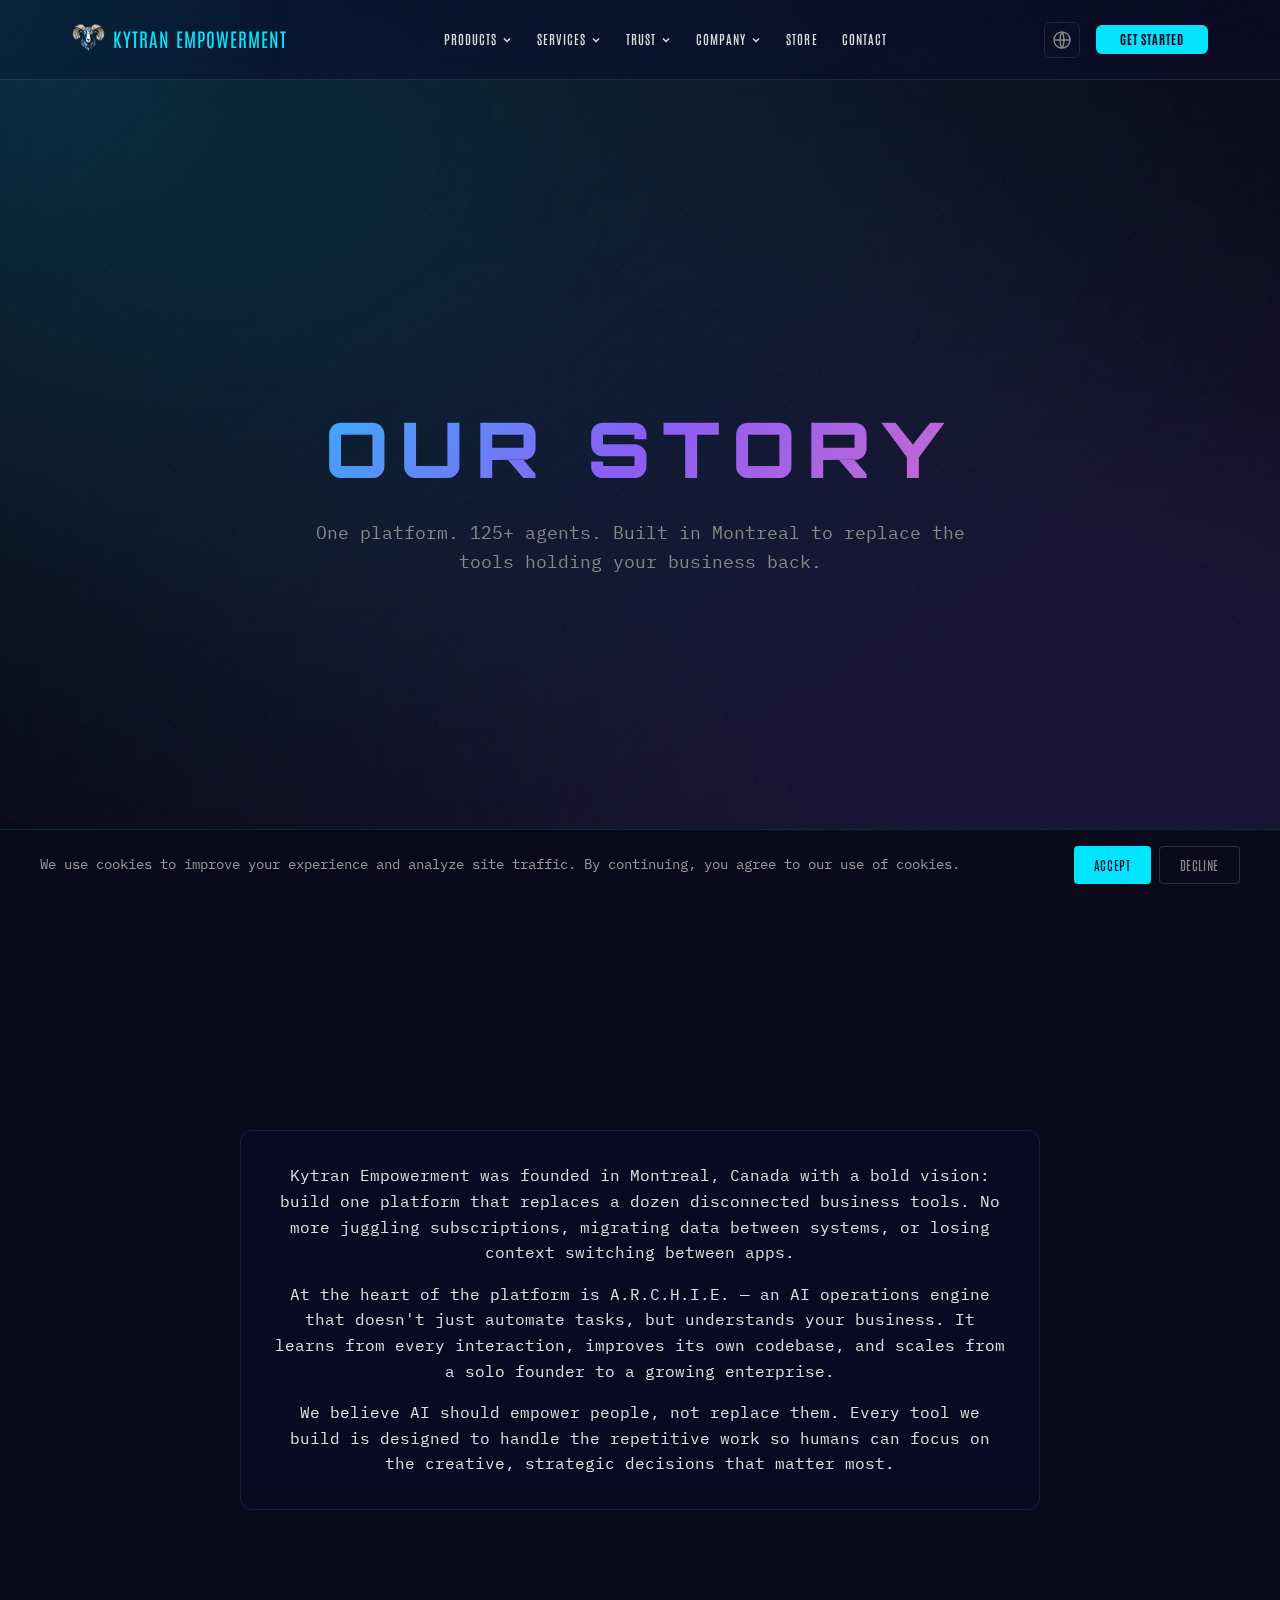
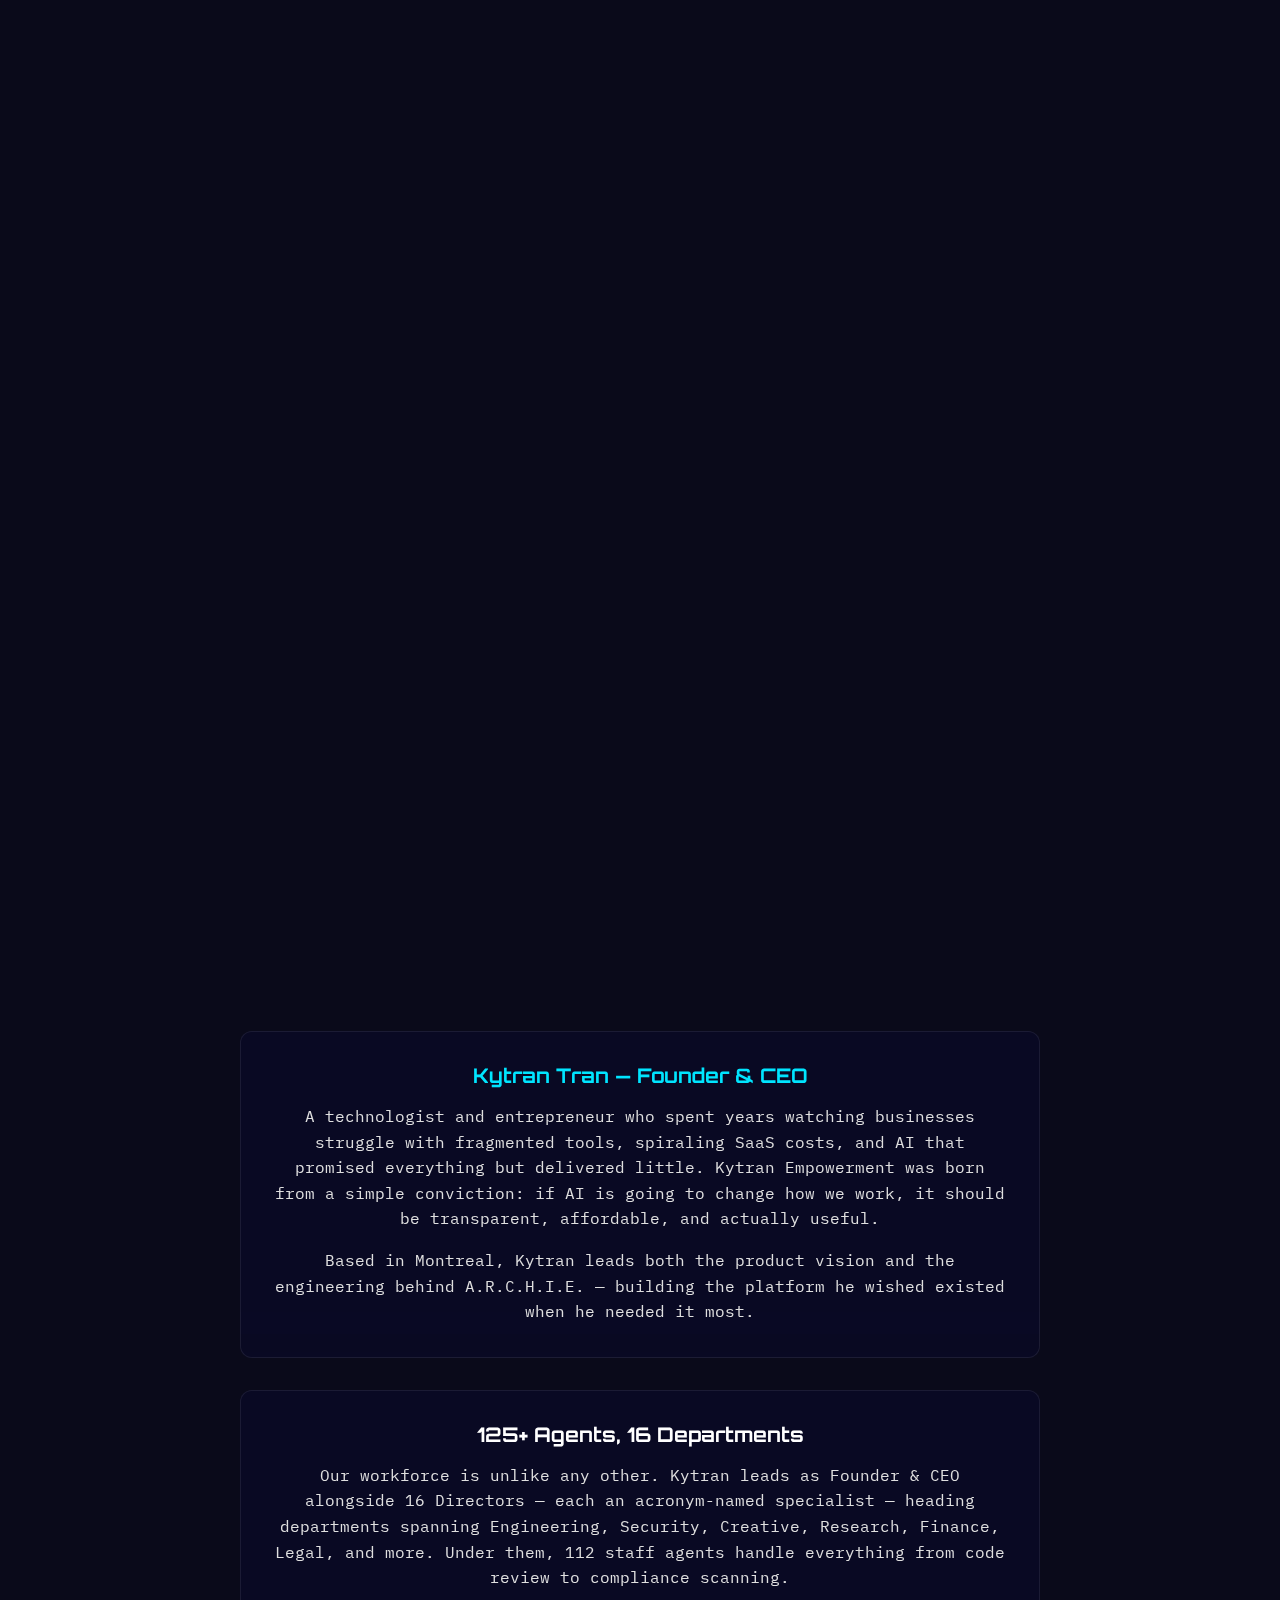
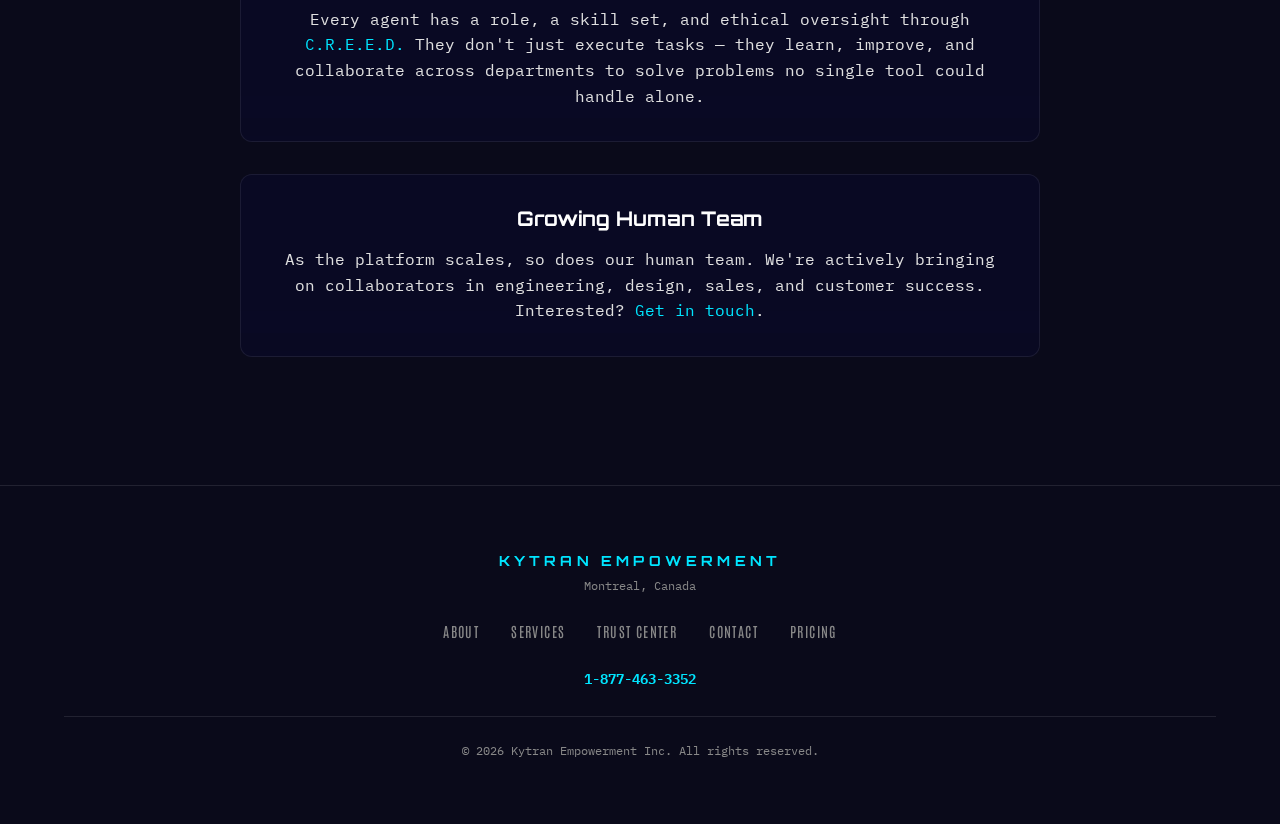
<file: about.html>
<!DOCTYPE html>
<html lang="en" data-barba="wrapper">
<head>
    <!-- Google Analytics (fires only after consent) -->
    <script async src="https://www.googletagmanager.com/gtag/js?id=G-259QFNHSSN"></script>
    <script>
      window.dataLayer = window.dataLayer || [];
      function gtag(){dataLayer.push(arguments);}
      gtag('js', new Date());
      gtag('consent', 'default', { analytics_storage: 'denied' });
      if (localStorage.getItem('ke-cookie-consent') === 'accepted') {
        gtag('consent', 'update', { analytics_storage: 'granted' });
        gtag('config', 'G-259QFNHSSN', { anonymize_ip: true });
      }
    </script>
    <meta charset="UTF-8">
    <meta name="viewport" content="width=device-width, initial-scale=1.0">
    <title>About — Kytran Empowerment</title>
    <meta name="description" content="About Kytran Empowerment — founded in Montreal, Canada. Building AI-powered business automation with 125+ agents and a growing human team.">
    <meta name="theme-color" content="#0a0a1a">
    <link rel="icon" href="favicon.svg" type="image/svg+xml">
    <link rel="icon" href="favicon.ico" sizes="32x32">
    <link rel="apple-touch-icon" href="assets/apple-touch-icon.png">
    <link rel="manifest" href="site.webmanifest">
    <link rel="preconnect" href="https://fonts.googleapis.com">
    <link rel="preconnect" href="https://fonts.gstatic.com" crossorigin>
    <link href="https://fonts.googleapis.com/css2?family=Antonio:wght@400;700&family=Orbitron:wght@400;500;700;900&family=IBM+Plex+Mono:wght@300;400;500;700&display=swap" rel="stylesheet">
    <link rel="stylesheet" href="css/base.css?v=20260407q">
    <link rel="stylesheet" href="css/components.css?v=20260407q">
    <link rel="stylesheet" href="css/responsive.css?v=20260407q">
    <link rel="stylesheet" href="css/reduced-motion.css?v=20260407q">
    <link rel="canonical" href="https://kytranempowerment.com/about.html">
    <meta property="og:title" content="About — Kytran Empowerment">
    <meta property="og:description" content="About Kytran Empowerment — founded in Montreal, Canada. Building AI-powered business automation with 125+ agents and a growing human team.">
    <meta property="og:url" content="https://kytranempowerment.com/about.html">
    <meta property="og:image" content="https://kytranempowerment.com/assets/og-default.png">
    <meta property="og:type" content="website">
    <meta name="twitter:card" content="summary_large_image">
</head>
<body>
    <!-- Global background layers -->
    <div class="aurora"></div>
    <div class="dot-grid"></div>
    <div class="noise-overlay"></div>
    <div class="cursor-glow" id="cursorGlow"></div>










    <!-- Navigation -->
    <nav class="nav" role="navigation" aria-label="Main navigation">
      <div class="nav__inner">
        <a href="/" class="nav__brand">
          <img src="assets/logo-sm.png" alt="Kytran Empowerment logo" class="nav__logo-img">
          <span class="nav__brand-text">Kytran Empowerment</span>
        </a>

        <div class="nav__links">
          <div class="nav__dropdown">
            <button class="nav__link nav__dropdown-trigger" aria-expanded="false" aria-haspopup="true">
              <span data-i18n="nav.products">Products</span>
              <svg class="nav__chevron" width="12" height="12" viewBox="0 0 12 12"><path d="M3 4.5L6 7.5L9 4.5" stroke="currentColor" stroke-width="1.5" fill="none"/></svg>
            </button>
            <div class="nav__dropdown-menu">
              <a href="platform.html" class="nav__dropdown-item" data-i18n="nav.platform">Platform (A.R.C.H.I.E.)</a>
              <a href="ai-directors.html" class="nav__dropdown-item" data-i18n="nav.ai_directors">AI Directors</a>
              <a href="archie-code.html" class="nav__dropdown-item" data-i18n="nav.archie_code">ARCHIE Code CLI</a>
              <div class="nav__dropdown-divider"></div>
              <a href="market-watch.html" class="nav__dropdown-item" data-i18n="nav.market_watch">Market Watch</a>
              <a href="civic-watch.html" class="nav__dropdown-item" data-i18n="nav.civic_watch">Civic Watch</a>
              <a href="legal-watch.html" class="nav__dropdown-item" data-i18n="nav.legal_watch">Legal Watch</a>
              <a href="gov-watch.html" class="nav__dropdown-item" data-i18n="nav.gov_watch">Gov Watch</a>
              <div class="nav__dropdown-divider"></div>
              <a href="business-suite.html" class="nav__dropdown-item" data-i18n="nav.business_suite">Business Suite</a>
              <a href="system-operations.html" class="nav__dropdown-item" data-i18n="nav.sysops">System Operations</a>
            </div>
          </div>

          <div class="nav__dropdown">
            <button class="nav__link nav__dropdown-trigger" aria-expanded="false" aria-haspopup="true">
              <span data-i18n="nav.services">Services</span>
              <svg class="nav__chevron" width="12" height="12" viewBox="0 0 12 12"><path d="M3 4.5L6 7.5L9 4.5" stroke="currentColor" stroke-width="1.5" fill="none"/></svg>
            </button>
            <div class="nav__dropdown-menu">
              <a href="services.html" class="nav__dropdown-item" data-i18n="nav.all_services">All Services</a>
              <div class="nav__dropdown-divider"></div>
              <a href="website-services.html" class="nav__dropdown-item">Website Design &amp; Hosting</a>
              <a href="security-services.html" class="nav__dropdown-item">Security Testing</a>
              <a href="ai-services.html" class="nav__dropdown-item">AI Automation</a>
              <a href="compliance-services.html" class="nav__dropdown-item" data-i18n="nav.compliance_scanning">Compliance Scanning</a>
              <div class="nav__dropdown-divider"></div>
              <a href="membership.html" class="nav__dropdown-item" data-i18n="nav.pricing">Membership &amp; Pricing</a>
            </div>
          </div>

          <div class="nav__dropdown">
            <button class="nav__link nav__dropdown-trigger" aria-expanded="false" aria-haspopup="true">
              <span data-i18n="nav.trust">Trust</span>
              <svg class="nav__chevron" width="12" height="12" viewBox="0 0 12 12"><path d="M3 4.5L6 7.5L9 4.5" stroke="currentColor" stroke-width="1.5" fill="none"/></svg>
            </button>
            <div class="nav__dropdown-menu">
              <a href="compliance.html" class="nav__dropdown-item" data-i18n="nav.trust_center">Trust Center</a>
              <a href="competitors.html" class="nav__dropdown-item" data-i18n="nav.competitors">Why A.R.C.H.I.E.</a>
              <a href="creed.html" class="nav__dropdown-item" data-i18n="nav.creed">C.R.E.E.D.</a>
            </div>
          </div>

          <div class="nav__dropdown">
            <button class="nav__link nav__dropdown-trigger" aria-expanded="false" aria-haspopup="true">
              <span data-i18n="nav.company">Company</span>
              <svg class="nav__chevron" width="12" height="12" viewBox="0 0 12 12"><path d="M3 4.5L6 7.5L9 4.5" stroke="currentColor" stroke-width="1.5" fill="none"/></svg>
            </button>
            <div class="nav__dropdown-menu">
              <a href="about.html" class="nav__dropdown-item" data-i18n="nav.about">About</a>
              <a href="vision.html" class="nav__dropdown-item" data-i18n="nav.vision">Vision</a>
              <a href="directory.html" class="nav__dropdown-item" data-i18n="nav.directory">Directory</a>
              <a href="tips.html" class="nav__dropdown-item" data-i18n="nav.tips">Tips &amp; Tricks</a>
              <a href="links.html" class="nav__dropdown-item" data-i18n="nav.links">Programs &amp; Resources</a>
              <a href="submit-story.html" class="nav__dropdown-item" data-i18n="nav.submit_story">Submit Your Story</a>
            </div>
          </div>

          <a href="store.html" class="nav__link" data-i18n="nav.store">Store</a>
          <a href="contact.html" class="nav__link" data-i18n="nav.contact">Contact</a>
        </div>

        <div class="nav__actions">
          <button class="nav__lang-btn" aria-label="Change language" title="Change language">
            <svg width="20" height="20" viewBox="0 0 20 20" fill="none"><circle cx="10" cy="10" r="8" stroke="currentColor" stroke-width="1.5"/><path d="M2 10h16M10 2c-2.5 3-2.5 13 0 16M10 2c2.5 3 2.5 13 0 16" stroke="currentColor" stroke-width="1.5"/></svg>
          </button>
          <a href="membership.html" class="nav__link nav__link--cta" data-i18n="nav.get_started">Get Started</a>
          <button class="nav__menu-btn" aria-label="Toggle menu" aria-expanded="false">
            <span class="nav__menu-icon"></span>
          </button>
        </div>
      </div>


    </nav>

    <div class="lang-overlay" hidden>
      <div class="lang-overlay__panel">
        <button class="lang-overlay__close" aria-label="Close language selector">&times;</button>
        <h3 class="lang-overlay__title" data-i18n="lang.choose">Choose Language</h3>
        <div class="lang-overlay__grid">
          <button class="lang-overlay__btn" data-lang="en">English</button>
          <button class="lang-overlay__btn" data-lang="fr">Fran&ccedil;ais (QC)</button>
          <button class="lang-overlay__btn" data-lang="es">Espa&ntilde;ol</button>
          <button class="lang-overlay__btn" data-lang="pt">Portugu&ecirc;s</button>
          <button class="lang-overlay__btn" data-lang="de">Deutsch</button>
          <button class="lang-overlay__btn" data-lang="zh">&#20013;&#25991;</button>
          <button class="lang-overlay__btn" data-lang="ar" dir="rtl">&#1575;&#1604;&#1593;&#1585;&#1576;&#1610;&#1577;</button>
          <button class="lang-overlay__btn" data-lang="he" dir="rtl">&#1506;&#1489;&#1512;&#1497;&#1514;</button>
        </div>
      </div>
    </div>

    <div class="nav-mobile" id="navMobile" aria-hidden="true">
      <div class="nav-mobile__inner">
        <div class="nav-mobile__group">
          <button class="nav-mobile__trigger" aria-expanded="false">
            <span data-i18n="nav.products">Products</span>
            <svg class="nav-mobile__chevron" width="16" height="16" viewBox="0 0 12 12"><path d="M3 4.5L6 7.5L9 4.5" stroke="currentColor" stroke-width="1.5" fill="none"/></svg>
          </button>
          <div class="nav-mobile__items">
            <a href="platform.html" data-i18n="nav.platform">Platform (A.R.C.H.I.E.)</a>
            <a href="ai-directors.html" data-i18n="nav.ai_directors">AI Directors</a>
            <a href="archie-code.html" data-i18n="nav.archie_code">ARCHIE Code CLI</a>
            <a href="market-watch.html" data-i18n="nav.market_watch">Market Watch</a>
            <a href="civic-watch.html" data-i18n="nav.civic_watch">Civic Watch</a>
            <a href="legal-watch.html" data-i18n="nav.legal_watch">Legal Watch</a>
            <a href="gov-watch.html" data-i18n="nav.gov_watch">Gov Watch</a>
            <a href="business-suite.html" data-i18n="nav.business_suite">Business Suite</a>
            <a href="system-operations.html" data-i18n="nav.sysops">System Operations</a>
          </div>
        </div>
        <div class="nav-mobile__group">
          <button class="nav-mobile__trigger" aria-expanded="false">
            <span data-i18n="nav.services">Services</span>
            <svg class="nav-mobile__chevron" width="16" height="16" viewBox="0 0 12 12"><path d="M3 4.5L6 7.5L9 4.5" stroke="currentColor" stroke-width="1.5" fill="none"/></svg>
          </button>
          <div class="nav-mobile__items">
            <a href="services.html" data-i18n="nav.all_services">All Services</a>
            <a href="website-services.html">Website Design &amp; Hosting</a>
            <a href="security-services.html">Security Testing</a>
            <a href="ai-services.html">AI Automation</a>
            <a href="compliance-services.html" data-i18n="nav.compliance_scanning">Compliance Scanning</a>
            <a href="membership.html" data-i18n="nav.pricing">Membership &amp; Pricing</a>
          </div>
        </div>
        <div class="nav-mobile__group">
          <button class="nav-mobile__trigger" aria-expanded="false">
            <span data-i18n="nav.trust">Trust</span>
            <svg class="nav-mobile__chevron" width="16" height="16" viewBox="0 0 12 12"><path d="M3 4.5L6 7.5L9 4.5" stroke="currentColor" stroke-width="1.5" fill="none"/></svg>
          </button>
          <div class="nav-mobile__items">
            <a href="compliance.html" data-i18n="nav.trust_center">Trust Center</a>
            <a href="competitors.html" data-i18n="nav.competitors">Why A.R.C.H.I.E.</a>
            <a href="creed.html" data-i18n="nav.creed">C.R.E.E.D.</a>
          </div>
        </div>
        <div class="nav-mobile__group">
          <button class="nav-mobile__trigger" aria-expanded="false">
            <span data-i18n="nav.company">Company</span>
            <svg class="nav-mobile__chevron" width="16" height="16" viewBox="0 0 12 12"><path d="M3 4.5L6 7.5L9 4.5" stroke="currentColor" stroke-width="1.5" fill="none"/></svg>
          </button>
          <div class="nav-mobile__items">
            <a href="about.html" data-i18n="nav.about">About</a>
            <a href="vision.html" data-i18n="nav.vision">Vision</a>
            <a href="directory.html" data-i18n="nav.directory">Directory</a>
            <a href="tips.html" data-i18n="nav.tips">Tips &amp; Tricks</a>
            <a href="links.html" data-i18n="nav.links">Programs &amp; Resources</a>
            <a href="submit-story.html" data-i18n="nav.submit_story">Submit Your Story</a>
          </div>
        </div>
        <a href="store.html" class="nav-mobile__direct" data-i18n="nav.store">Store</a>
        <a href="contact.html" class="nav-mobile__direct" data-i18n="nav.contact">Contact</a>
        <a href="membership.html" class="nav-mobile__cta" data-i18n="nav.get_started">Get Started</a>
      </div>
    </div>


    <!-- Page content -->
    <main data-barba="container" data-barba-namespace="about">
        <section class="hero">
            <div class="hero__content container">
                <h1 class="hero__title gradient-text" data-i18n="about-hero-title">Our Story</h1>
                <p class="hero__sub" style="max-width:700px;margin:1.5rem auto 0;text-align:center;color:var(--color-text-muted);font-size:var(--text-lg);">One platform. 125+ agents. Built in Montreal to replace the tools holding your business back.</p>
            </div>
        </section>

        <section class="section">
            <div class="container">
                <h2 class="section__title" data-split data-i18n="about-vision-title">The Vision</h2>
                <div class="glass-panel" style="padding:2rem;max-width:800px;margin:0 auto 2rem;">
                    <p style="margin-bottom:1rem;">Kytran Empowerment was founded in Montreal, Canada with a bold vision: build one platform that replaces a dozen disconnected business tools. No more juggling subscriptions, migrating data between systems, or losing context switching between apps.</p>
                    <p style="margin-bottom:1rem;">At the heart of the platform is A.R.C.H.I.E. — an AI operations engine that doesn't just automate tasks, but understands your business. It learns from every interaction, improves its own codebase, and scales from a solo founder to a growing enterprise.</p>
                    <p>We believe AI should empower people, not replace them. Every tool we build is designed to handle the repetitive work so humans can focus on the creative, strategic decisions that matter most.</p>
                </div>
            </div>
        </section>

        <section class="section">
            <div class="container">
                <h2 class="section__title" data-split data-i18n="about-values-title">Our Values</h2>
                <div class="card-grid" data-stagger>
                    <div class="card">
                        <div class="card__icon">&#9670;</div>
                        <h3 class="card__title">Innovation</h3>
                        <p class="card__text">We push boundaries. Self-healing code, GPU-aware routing, and agent welfare systems aren't buzzwords here — they're shipping features.</p>
                    </div>
                    <div class="card">
                        <div class="card__icon">&#9878;</div>
                        <h3 class="card__title">Ethics</h3>
                        <p class="card__text">Every AI decision is auditable. C.R.E.E.D. governs our agents with real ethical oversight — not just a policy page.</p>
                    </div>
                    <div class="card">
                        <div class="card__icon">&#9788;</div>
                        <h3 class="card__title">Transparency</h3>
                        <p class="card__text">Live compliance badges, public trust center, open governance logs. We show our work because trust is earned, not declared.</p>
                    </div>
                    <div class="card">
                        <div class="card__icon">&#9733;</div>
                        <h3 class="card__title">Self-Improvement</h3>
                        <p class="card__text">The platform scans, proposes, and deploys improvements to itself. Every day it gets a little better — automatically.</p>
                    </div>
                </div>
            </div>
        </section>

        <section class="section">
            <div class="container">
                <h2 class="section__title" data-split data-i18n="about-team-title">The Team</h2>

                <div class="glass-panel" style="padding:2rem;max-width:800px;margin:0 auto 2rem;text-align:center;">
                    <h3 style="font-family:var(--font-heading);font-size:var(--text-xl);color:var(--color-primary);margin-bottom:1rem;">Kytran Tran — Founder &amp; CEO</h3>
                    <p style="margin-bottom:1rem;">A technologist and entrepreneur who spent years watching businesses struggle with fragmented tools, spiraling SaaS costs, and AI that promised everything but delivered little. Kytran Empowerment was born from a simple conviction: if AI is going to change how we work, it should be transparent, affordable, and actually useful.</p>
                    <p>Based in Montreal, Kytran leads both the product vision and the engineering behind A.R.C.H.I.E. — building the platform he wished existed when he needed it most.</p>
                </div>

                <div class="glass-panel" style="padding:2rem;max-width:800px;margin:0 auto 2rem;text-align:center;">
                    <h3 style="font-family:var(--font-heading);font-size:var(--text-xl);color:#fff;margin-bottom:1rem;">125+ Agents, 16 Departments</h3>
                    <p style="margin-bottom:1rem;">Our workforce is unlike any other. Kytran leads as Founder &amp; CEO alongside 16 Directors — each an acronym-named specialist — heading departments spanning Engineering, Security, Creative, Research, Finance, Legal, and more. Under them, 112 staff agents handle everything from code review to compliance scanning.</p>
                    <p>Every agent has a role, a skill set, and ethical oversight through <a href="creed.html" style="color:var(--color-primary);">C.R.E.E.D.</a> They don't just execute tasks — they learn, improve, and collaborate across departments to solve problems no single tool could handle alone.</p>
                </div>

                <div class="glass-panel" style="padding:2rem;max-width:800px;margin:0 auto;text-align:center;">
                    <h3 style="font-family:var(--font-heading);font-size:var(--text-xl);color:#fff;margin-bottom:1rem;">Growing Human Team</h3>
                    <p>As the platform scales, so does our human team. We're actively bringing on collaborators in engineering, design, sales, and customer success. Interested? <a href="contact.html" style="color:var(--color-primary);">Get in touch</a>.</p>
                </div>
            </div>
        </section>
    </main>

    <!-- Footer -->
    <footer class="footer">
        <div class="footer__inner container">
            <div class="footer__brand">
                <span class="footer__logo">KYTRAN EMPOWERMENT</span>
                <p class="footer__tagline">Montreal, Canada</p>
            </div>
            <div class="footer__links">
                <a href="about.html" data-i18n="nav.about">About</a>
                <a href="services.html" data-i18n="nav.all_services">Services</a>
                <a href="compliance.html" data-i18n="nav.trust_center">Trust Center</a>
                <a href="contact.html" data-i18n="nav.contact">Contact</a>
                <a href="membership.html" data-i18n="nav.pricing">Pricing</a>
            </div>
            <div class="footer__contact">
                <a href="tel:+18774633352" data-i18n="common.phone">1-877-463-3352</a>
            </div>
            <div class="footer__copyright" data-i18n="footer.copyright">&copy; 2026 Kytran Empowerment Inc. All rights reserved.</div>
        </div>
    </footer>
    <!-- Scripts -->
    <script defer src="js/lib/gsap.min.js?v=20260407q"></script>
    <script defer src="js/lib/ScrollTrigger.min.js?v=20260407q"></script>
    <script defer src="js/lib/lenis.min.js?v=20260407q"></script>
    <script defer src="js/lib/splitting.min.js?v=20260407q"></script>
    <script defer src="js/lib/barba.min.js?v=20260407q"></script>
    <script defer src="js/effects.js?v=20260407q"></script>
    <script defer src="js/nav.js?v=20260407q"></script>
    <script defer src="js/transitions.js?v=20260407q"></script>
    <script defer src="js/i18n.js?v=20260407q"></script>
    <script defer src="js/app.js?v=20260407q"></script>
    <!-- Cookie Consent -->
    <div id="cookieConsent" class="cookie-consent" style="display:none;">
      <div class="cookie-consent__inner">
        <p class="cookie-consent__text" data-i18n="cookie.text">We use cookies to improve your experience and analyze site traffic. By continuing, you agree to our use of cookies.</p>
        <div class="cookie-consent__actions">
          <button class="cookie-consent__btn cookie-consent__btn--accept" onclick="acceptCookies()" data-i18n="cookie.accept">Accept</button>
          <button class="cookie-consent__btn cookie-consent__btn--decline" onclick="declineCookies()" data-i18n="cookie.decline">Decline</button>
        </div>
      </div>
    </div>
    <script>
    (function() {
      var consent = localStorage.getItem('ke-cookie-consent');
      if (!consent) {
        document.getElementById('cookieConsent').style.display = 'block';
      }
    })();
    function acceptCookies() {
      localStorage.setItem('ke-cookie-consent', 'accepted');
      document.getElementById('cookieConsent').style.display = 'none';
      if (typeof gtag === 'function') {
        gtag('consent', 'update', { analytics_storage: 'granted' });
        gtag('config', 'G-259QFNHSSN', { anonymize_ip: true });
      }
    }
    function declineCookies() {
      localStorage.setItem('ke-cookie-consent', 'declined');
      document.getElementById('cookieConsent').style.display = 'none';
    }
    </script>
</body>
</html>
</file>
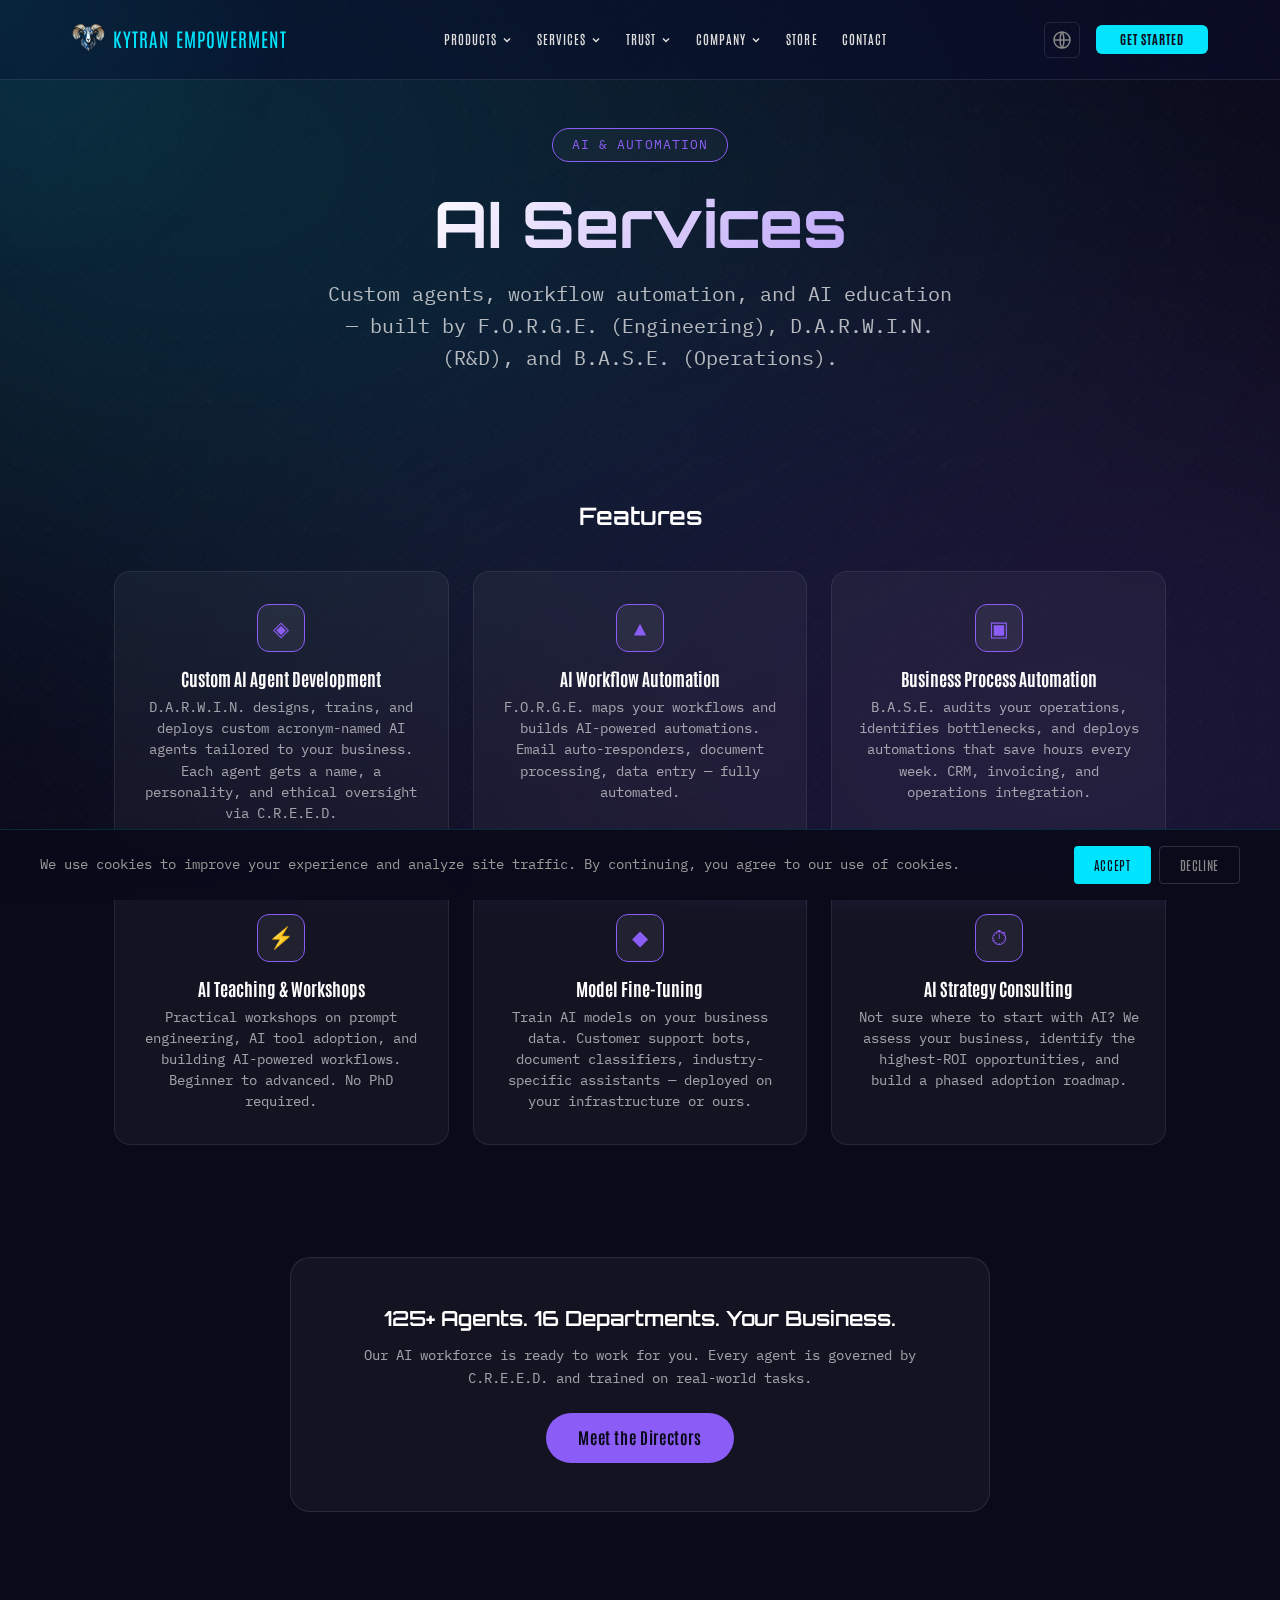
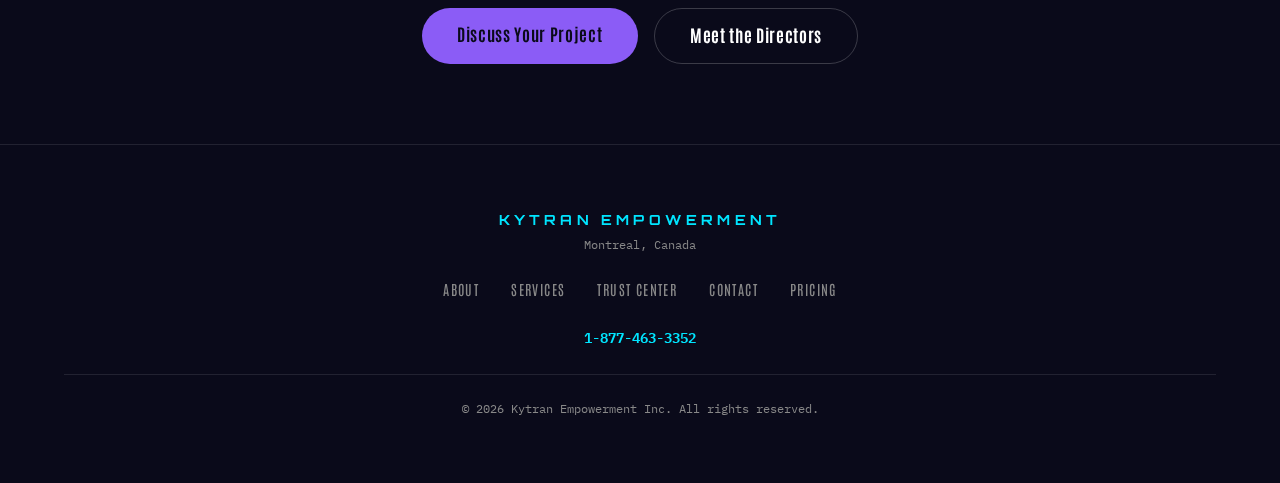
<file: ai-services.html>
<!DOCTYPE html>
<html lang="en" data-barba="wrapper">
<head>
    <!-- Google Analytics (fires only after consent) -->
    <script async src="https://www.googletagmanager.com/gtag/js?id=G-259QFNHSSN"></script>
    <script>
      window.dataLayer = window.dataLayer || [];
      function gtag(){dataLayer.push(arguments);}
      gtag('js', new Date());
      gtag('consent', 'default', { analytics_storage: 'denied' });
      if (localStorage.getItem('ke-cookie-consent') === 'accepted') {
        gtag('consent', 'update', { analytics_storage: 'granted' });
        gtag('config', 'G-259QFNHSSN', { anonymize_ip: true });
      }
    </script>
    <meta charset="UTF-8">
    <meta name="viewport" content="width=device-width, initial-scale=1.0">
    <title>AI Services — Kytran Empowerment</title>
    <meta name="description" content="AI Services by Kytran Empowerment — custom agents, workflow automation, and AI education built by F.O.R.G.E., D.A.R.W.I.N., and B.A.S.E.">
    <meta name="theme-color" content="#0a0a1a">
    <link rel="icon" href="favicon.svg" type="image/svg+xml">
    <link rel="icon" href="favicon.ico" sizes="32x32">
    <link rel="apple-touch-icon" href="assets/apple-touch-icon.png">
    <link rel="manifest" href="site.webmanifest">
    <link rel="preconnect" href="https://fonts.googleapis.com">
    <link rel="preconnect" href="https://fonts.gstatic.com" crossorigin>
    <link href="https://fonts.googleapis.com/css2?family=Antonio:wght@400;700&family=Orbitron:wght@400;500;700;900&family=IBM+Plex+Mono:wght@300;400;500;700&display=swap" rel="stylesheet">
    <link rel="stylesheet" href="css/base.css?v=20260407q">
    <link rel="stylesheet" href="css/components.css?v=20260407q">
    <link rel="stylesheet" href="css/responsive.css?v=20260407q">
    <link rel="stylesheet" href="css/reduced-motion.css?v=20260407q">
    <link rel="stylesheet" href="css/pages/watch.css?v=20260407q">
    <link rel="canonical" href="https://kytranempowerment.com/ai-services.html">
    <meta property="og:title" content="AI Services — Kytran Empowerment">
    <meta property="og:description" content="AI Services by Kytran Empowerment — custom agents, workflow automation, and AI education built by F.O.R.G.E., D.A.R.W.I.N., and B.A.S.E.">
    <meta property="og:url" content="https://kytranempowerment.com/ai-services.html">
    <meta property="og:image" content="https://kytranempowerment.com/assets/og-default.png">
    <meta property="og:type" content="website">
    <meta name="twitter:card" content="summary_large_image">
</head>
<body>
    <!-- Global background layers -->
    <div class="aurora"></div>
    <div class="dot-grid"></div>
    <div class="noise-overlay"></div>
    <div class="cursor-glow" id="cursorGlow"></div>




    <!-- Navigation -->
    <nav class="nav" role="navigation" aria-label="Main navigation">
      <div class="nav__inner">
        <a href="/" class="nav__brand">
          <img src="assets/logo-sm.png" alt="Kytran Empowerment logo" class="nav__logo-img">
          <span class="nav__brand-text">Kytran Empowerment</span>
        </a>

        <div class="nav__links">
          <div class="nav__dropdown">
            <button class="nav__link nav__dropdown-trigger" aria-expanded="false" aria-haspopup="true">
              <span data-i18n="nav.products">Products</span>
              <svg class="nav__chevron" width="12" height="12" viewBox="0 0 12 12"><path d="M3 4.5L6 7.5L9 4.5" stroke="currentColor" stroke-width="1.5" fill="none"/></svg>
            </button>
            <div class="nav__dropdown-menu">
              <a href="platform.html" class="nav__dropdown-item" data-i18n="nav.platform">Platform (A.R.C.H.I.E.)</a>
              <a href="ai-directors.html" class="nav__dropdown-item" data-i18n="nav.ai_directors">AI Directors</a>
              <a href="archie-code.html" class="nav__dropdown-item" data-i18n="nav.archie_code">ARCHIE Code CLI</a>
              <div class="nav__dropdown-divider"></div>
              <a href="market-watch.html" class="nav__dropdown-item" data-i18n="nav.market_watch">Market Watch</a>
              <a href="civic-watch.html" class="nav__dropdown-item" data-i18n="nav.civic_watch">Civic Watch</a>
              <a href="legal-watch.html" class="nav__dropdown-item" data-i18n="nav.legal_watch">Legal Watch</a>
              <a href="gov-watch.html" class="nav__dropdown-item" data-i18n="nav.gov_watch">Gov Watch</a>
              <div class="nav__dropdown-divider"></div>
              <a href="business-suite.html" class="nav__dropdown-item" data-i18n="nav.business_suite">Business Suite</a>
              <a href="system-operations.html" class="nav__dropdown-item" data-i18n="nav.sysops">System Operations</a>
            </div>
          </div>

          <div class="nav__dropdown">
            <button class="nav__link nav__dropdown-trigger" aria-expanded="false" aria-haspopup="true">
              <span data-i18n="nav.services">Services</span>
              <svg class="nav__chevron" width="12" height="12" viewBox="0 0 12 12"><path d="M3 4.5L6 7.5L9 4.5" stroke="currentColor" stroke-width="1.5" fill="none"/></svg>
            </button>
            <div class="nav__dropdown-menu">
              <a href="services.html" class="nav__dropdown-item" data-i18n="nav.all_services">All Services</a>
              <div class="nav__dropdown-divider"></div>
              <a href="website-services.html" class="nav__dropdown-item">Website Design &amp; Hosting</a>
              <a href="security-services.html" class="nav__dropdown-item">Security Testing</a>
              <a href="ai-services.html" class="nav__dropdown-item">AI Automation</a>
              <a href="compliance-services.html" class="nav__dropdown-item" data-i18n="nav.compliance_scanning">Compliance Scanning</a>
              <div class="nav__dropdown-divider"></div>
              <a href="membership.html" class="nav__dropdown-item" data-i18n="nav.pricing">Membership &amp; Pricing</a>
            </div>
          </div>

          <div class="nav__dropdown">
            <button class="nav__link nav__dropdown-trigger" aria-expanded="false" aria-haspopup="true">
              <span data-i18n="nav.trust">Trust</span>
              <svg class="nav__chevron" width="12" height="12" viewBox="0 0 12 12"><path d="M3 4.5L6 7.5L9 4.5" stroke="currentColor" stroke-width="1.5" fill="none"/></svg>
            </button>
            <div class="nav__dropdown-menu">
              <a href="compliance.html" class="nav__dropdown-item" data-i18n="nav.trust_center">Trust Center</a>
              <a href="competitors.html" class="nav__dropdown-item" data-i18n="nav.competitors">Why A.R.C.H.I.E.</a>
              <a href="creed.html" class="nav__dropdown-item" data-i18n="nav.creed">C.R.E.E.D.</a>
            </div>
          </div>

          <div class="nav__dropdown">
            <button class="nav__link nav__dropdown-trigger" aria-expanded="false" aria-haspopup="true">
              <span data-i18n="nav.company">Company</span>
              <svg class="nav__chevron" width="12" height="12" viewBox="0 0 12 12"><path d="M3 4.5L6 7.5L9 4.5" stroke="currentColor" stroke-width="1.5" fill="none"/></svg>
            </button>
            <div class="nav__dropdown-menu">
              <a href="about.html" class="nav__dropdown-item" data-i18n="nav.about">About</a>
              <a href="vision.html" class="nav__dropdown-item" data-i18n="nav.vision">Vision</a>
              <a href="directory.html" class="nav__dropdown-item" data-i18n="nav.directory">Directory</a>
              <a href="tips.html" class="nav__dropdown-item" data-i18n="nav.tips">Tips &amp; Tricks</a>
              <a href="links.html" class="nav__dropdown-item" data-i18n="nav.links">Programs &amp; Resources</a>
              <a href="submit-story.html" class="nav__dropdown-item" data-i18n="nav.submit_story">Submit Your Story</a>
            </div>
          </div>

          <a href="store.html" class="nav__link" data-i18n="nav.store">Store</a>
          <a href="contact.html" class="nav__link" data-i18n="nav.contact">Contact</a>
        </div>

        <div class="nav__actions">
          <button class="nav__lang-btn" aria-label="Change language" title="Change language">
            <svg width="20" height="20" viewBox="0 0 20 20" fill="none"><circle cx="10" cy="10" r="8" stroke="currentColor" stroke-width="1.5"/><path d="M2 10h16M10 2c-2.5 3-2.5 13 0 16M10 2c2.5 3 2.5 13 0 16" stroke="currentColor" stroke-width="1.5"/></svg>
          </button>
          <a href="membership.html" class="nav__link nav__link--cta" data-i18n="nav.get_started">Get Started</a>
          <button class="nav__menu-btn" aria-label="Toggle menu" aria-expanded="false">
            <span class="nav__menu-icon"></span>
          </button>
        </div>
      </div>


    </nav>

    <div class="lang-overlay" hidden>
      <div class="lang-overlay__panel">
        <button class="lang-overlay__close" aria-label="Close language selector">&times;</button>
        <h3 class="lang-overlay__title" data-i18n="lang.choose">Choose Language</h3>
        <div class="lang-overlay__grid">
          <button class="lang-overlay__btn" data-lang="en">English</button>
          <button class="lang-overlay__btn" data-lang="fr">Fran&ccedil;ais (QC)</button>
          <button class="lang-overlay__btn" data-lang="es">Espa&ntilde;ol</button>
          <button class="lang-overlay__btn" data-lang="pt">Portugu&ecirc;s</button>
          <button class="lang-overlay__btn" data-lang="de">Deutsch</button>
          <button class="lang-overlay__btn" data-lang="zh">&#20013;&#25991;</button>
          <button class="lang-overlay__btn" data-lang="ar" dir="rtl">&#1575;&#1604;&#1593;&#1585;&#1576;&#1610;&#1577;</button>
          <button class="lang-overlay__btn" data-lang="he" dir="rtl">&#1506;&#1489;&#1512;&#1497;&#1514;</button>
        </div>
      </div>
    </div>

    <div class="nav-mobile" id="navMobile" aria-hidden="true">
      <div class="nav-mobile__inner">
        <div class="nav-mobile__group">
          <button class="nav-mobile__trigger" aria-expanded="false">
            <span data-i18n="nav.products">Products</span>
            <svg class="nav-mobile__chevron" width="16" height="16" viewBox="0 0 12 12"><path d="M3 4.5L6 7.5L9 4.5" stroke="currentColor" stroke-width="1.5" fill="none"/></svg>
          </button>
          <div class="nav-mobile__items">
            <a href="platform.html" data-i18n="nav.platform">Platform (A.R.C.H.I.E.)</a>
            <a href="ai-directors.html" data-i18n="nav.ai_directors">AI Directors</a>
            <a href="archie-code.html" data-i18n="nav.archie_code">ARCHIE Code CLI</a>
            <a href="market-watch.html" data-i18n="nav.market_watch">Market Watch</a>
            <a href="civic-watch.html" data-i18n="nav.civic_watch">Civic Watch</a>
            <a href="legal-watch.html" data-i18n="nav.legal_watch">Legal Watch</a>
            <a href="gov-watch.html" data-i18n="nav.gov_watch">Gov Watch</a>
            <a href="business-suite.html" data-i18n="nav.business_suite">Business Suite</a>
            <a href="system-operations.html" data-i18n="nav.sysops">System Operations</a>
          </div>
        </div>
        <div class="nav-mobile__group">
          <button class="nav-mobile__trigger" aria-expanded="false">
            <span data-i18n="nav.services">Services</span>
            <svg class="nav-mobile__chevron" width="16" height="16" viewBox="0 0 12 12"><path d="M3 4.5L6 7.5L9 4.5" stroke="currentColor" stroke-width="1.5" fill="none"/></svg>
          </button>
          <div class="nav-mobile__items">
            <a href="services.html" data-i18n="nav.all_services">All Services</a>
            <a href="website-services.html">Website Design &amp; Hosting</a>
            <a href="security-services.html">Security Testing</a>
            <a href="ai-services.html">AI Automation</a>
            <a href="compliance-services.html" data-i18n="nav.compliance_scanning">Compliance Scanning</a>
            <a href="membership.html" data-i18n="nav.pricing">Membership &amp; Pricing</a>
          </div>
        </div>
        <div class="nav-mobile__group">
          <button class="nav-mobile__trigger" aria-expanded="false">
            <span data-i18n="nav.trust">Trust</span>
            <svg class="nav-mobile__chevron" width="16" height="16" viewBox="0 0 12 12"><path d="M3 4.5L6 7.5L9 4.5" stroke="currentColor" stroke-width="1.5" fill="none"/></svg>
          </button>
          <div class="nav-mobile__items">
            <a href="compliance.html" data-i18n="nav.trust_center">Trust Center</a>
            <a href="competitors.html" data-i18n="nav.competitors">Why A.R.C.H.I.E.</a>
            <a href="creed.html" data-i18n="nav.creed">C.R.E.E.D.</a>
          </div>
        </div>
        <div class="nav-mobile__group">
          <button class="nav-mobile__trigger" aria-expanded="false">
            <span data-i18n="nav.company">Company</span>
            <svg class="nav-mobile__chevron" width="16" height="16" viewBox="0 0 12 12"><path d="M3 4.5L6 7.5L9 4.5" stroke="currentColor" stroke-width="1.5" fill="none"/></svg>
          </button>
          <div class="nav-mobile__items">
            <a href="about.html" data-i18n="nav.about">About</a>
            <a href="vision.html" data-i18n="nav.vision">Vision</a>
            <a href="directory.html" data-i18n="nav.directory">Directory</a>
            <a href="tips.html" data-i18n="nav.tips">Tips &amp; Tricks</a>
            <a href="links.html" data-i18n="nav.links">Programs &amp; Resources</a>
            <a href="submit-story.html" data-i18n="nav.submit_story">Submit Your Story</a>
          </div>
        </div>
        <a href="store.html" class="nav-mobile__direct" data-i18n="nav.store">Store</a>
        <a href="contact.html" class="nav-mobile__direct" data-i18n="nav.contact">Contact</a>
        <a href="membership.html" class="nav-mobile__cta" data-i18n="nav.get_started">Get Started</a>
      </div>
    </div>


    <!-- Page content -->
    <main data-barba="container" data-barba-namespace="ai-services">
      <div class="watch-page" style="--watch-accent: #8b5cf6">

        <section class="watch-hero">
            <span class="watch-hero__badge">AI &amp; Automation</span>
            <h1 class="watch-hero__title">AI Services</h1>
            <p class="watch-hero__subtitle">Custom agents, workflow automation, and AI education — built by F.O.R.G.E. (Engineering), D.A.R.W.I.N. (R&amp;D), and B.A.S.E. (Operations).</p>
        </section>

        <section class="watch-features">
            <h2 class="watch-features__heading">Features</h2>
            <div class="watch-features__grid">
                <div class="watch-feature">
                    <div class="watch-feature__icon">&#9672;</div>
                    <h3 class="watch-feature__title">Custom AI Agent Development</h3>
                    <p class="watch-feature__text">D.A.R.W.I.N. designs, trains, and deploys custom acronym-named AI agents tailored to your business. Each agent gets a name, a personality, and ethical oversight via C.R.E.E.D.</p>
                </div>
                <div class="watch-feature">
                    <div class="watch-feature__icon">&#9650;</div>
                    <h3 class="watch-feature__title">AI Workflow Automation</h3>
                    <p class="watch-feature__text">F.O.R.G.E. maps your workflows and builds AI-powered automations. Email auto-responders, document processing, data entry — fully automated.</p>
                </div>
                <div class="watch-feature">
                    <div class="watch-feature__icon">&#9635;</div>
                    <h3 class="watch-feature__title">Business Process Automation</h3>
                    <p class="watch-feature__text">B.A.S.E. audits your operations, identifies bottlenecks, and deploys automations that save hours every week. CRM, invoicing, and operations integration.</p>
                </div>
                <div class="watch-feature">
                    <div class="watch-feature__icon">&#9889;</div>
                    <h3 class="watch-feature__title">AI Teaching &amp; Workshops</h3>
                    <p class="watch-feature__text">Practical workshops on prompt engineering, AI tool adoption, and building AI-powered workflows. Beginner to advanced. No PhD required.</p>
                </div>
                <div class="watch-feature">
                    <div class="watch-feature__icon">&#9670;</div>
                    <h3 class="watch-feature__title">Model Fine-Tuning</h3>
                    <p class="watch-feature__text">Train AI models on your business data. Customer support bots, document classifiers, industry-specific assistants — deployed on your infrastructure or ours.</p>
                </div>
                <div class="watch-feature">
                    <div class="watch-feature__icon">&#9201;</div>
                    <h3 class="watch-feature__title">AI Strategy Consulting</h3>
                    <p class="watch-feature__text">Not sure where to start with AI? We assess your business, identify the highest-ROI opportunities, and build a phased adoption roadmap.</p>
                </div>
            </div>
        </section>

        <section class="watch-demo">
            <div class="watch-demo__panel">
                <h2 class="watch-demo__heading">125+ Agents. 16 Departments. Your Business.</h2>
                <p class="watch-demo__text">Our AI workforce is ready to work for you. Every agent is governed by C.R.E.E.D. and trained on real-world tasks.</p>
                <a href="ai-directors.html" class="watch-demo__link">Meet the Directors</a>
            </div>
        </section>

        <div class="watch-cta">
            <a href="contact.html" class="watch-cta__primary">Discuss Your Project</a>
            <a href="ai-directors.html" class="watch-cta__secondary">Meet the Directors</a>
        </div>

      </div>
    </main>

    <!-- Footer -->
    <footer class="footer">
        <div class="footer__inner container">
            <div class="footer__brand">
                <span class="footer__logo">KYTRAN EMPOWERMENT</span>
                <p class="footer__tagline">Montreal, Canada</p>
            </div>
            <div class="footer__links">
                <a href="about.html" data-i18n="nav.about">About</a>
                <a href="services.html" data-i18n="nav.all_services">Services</a>
                <a href="compliance.html" data-i18n="nav.trust_center">Trust Center</a>
                <a href="contact.html" data-i18n="nav.contact">Contact</a>
                <a href="membership.html" data-i18n="nav.pricing">Pricing</a>
            </div>
            <div class="footer__contact">
                <a href="tel:+18774633352" data-i18n="common.phone">1-877-463-3352</a>
            </div>
            <div class="footer__copyright" data-i18n="footer.copyright">&copy; 2026 Kytran Empowerment Inc. All rights reserved.</div>
        </div>
    </footer>
    <!-- Scripts -->
    <script defer src="js/lib/gsap.min.js?v=20260407q"></script>
    <script defer src="js/lib/ScrollTrigger.min.js?v=20260407q"></script>
    <script defer src="js/lib/lenis.min.js?v=20260407q"></script>
    <script defer src="js/lib/splitting.min.js?v=20260407q"></script>
    <script defer src="js/lib/barba.min.js?v=20260407q"></script>
    <script defer src="js/effects.js?v=20260407q"></script>
    <script defer src="js/nav.js?v=20260407q"></script>
    <script defer src="js/transitions.js?v=20260407q"></script>
    <script defer src="js/i18n.js?v=20260407q"></script>
    <script defer src="js/app.js?v=20260407q"></script>
    <!-- Cookie Consent -->
    <div id="cookieConsent" class="cookie-consent" style="display:none;">
      <div class="cookie-consent__inner">
        <p class="cookie-consent__text" data-i18n="cookie.text">We use cookies to improve your experience and analyze site traffic. By continuing, you agree to our use of cookies.</p>
        <div class="cookie-consent__actions">
          <button class="cookie-consent__btn cookie-consent__btn--accept" onclick="acceptCookies()" data-i18n="cookie.accept">Accept</button>
          <button class="cookie-consent__btn cookie-consent__btn--decline" onclick="declineCookies()" data-i18n="cookie.decline">Decline</button>
        </div>
      </div>
    </div>
    <script>
    (function() {
      var consent = localStorage.getItem('ke-cookie-consent');
      if (!consent) {
        document.getElementById('cookieConsent').style.display = 'block';
      }
    })();
    function acceptCookies() {
      localStorage.setItem('ke-cookie-consent', 'accepted');
      document.getElementById('cookieConsent').style.display = 'none';
      if (typeof gtag === 'function') {
        gtag('consent', 'update', { analytics_storage: 'granted' });
        gtag('config', 'G-259QFNHSSN', { anonymize_ip: true });
      }
    }
    function declineCookies() {
      localStorage.setItem('ke-cookie-consent', 'declined');
      document.getElementById('cookieConsent').style.display = 'none';
    }
    </script>
</body>
</html>
</file>
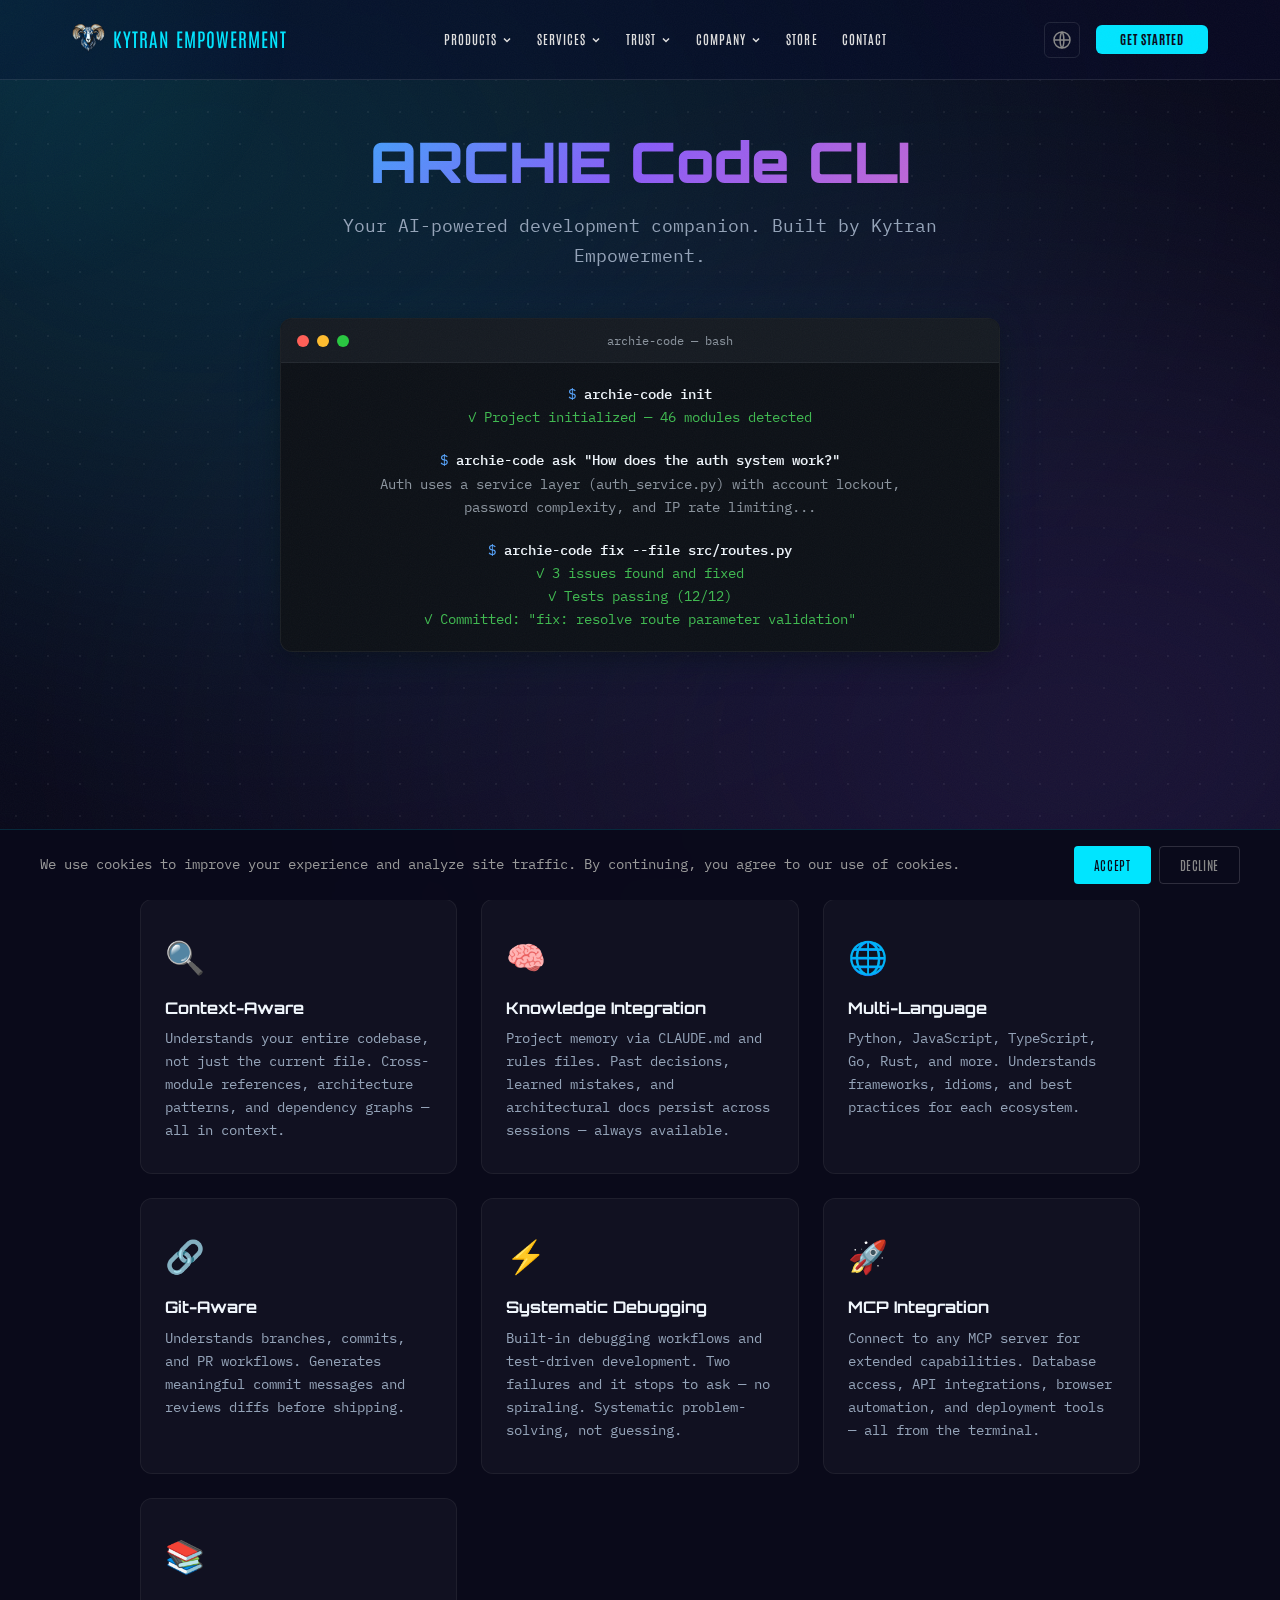
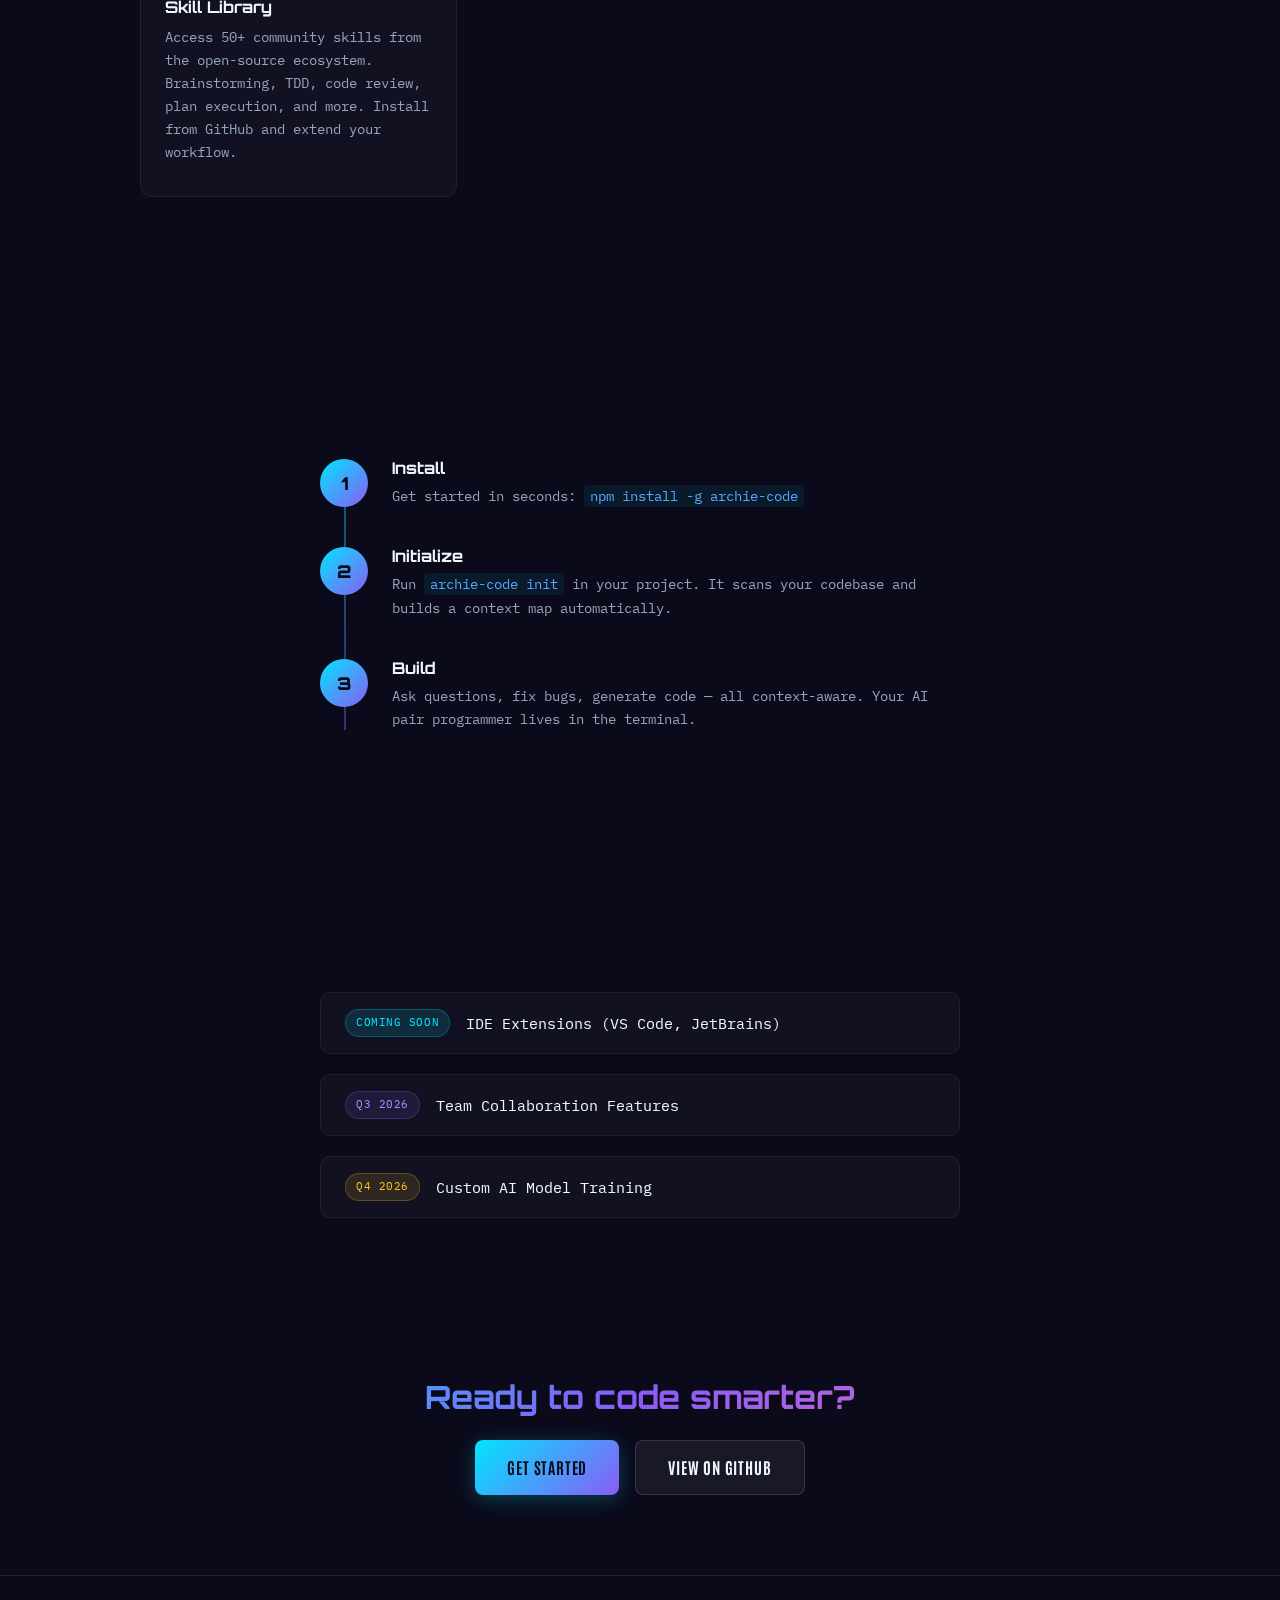
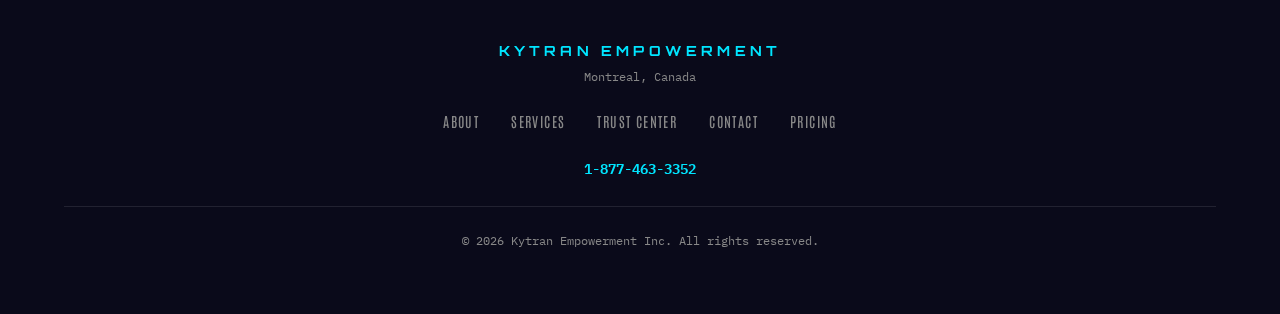
<file: archie-code.html>
<!DOCTYPE html>
<html lang="en" data-barba="wrapper">
<head>
    <!-- Google Analytics (fires only after consent) -->
    <script async src="https://www.googletagmanager.com/gtag/js?id=G-259QFNHSSN"></script>
    <script>
      window.dataLayer = window.dataLayer || [];
      function gtag(){dataLayer.push(arguments);}
      gtag('js', new Date());
      gtag('consent', 'default', { analytics_storage: 'denied' });
      if (localStorage.getItem('ke-cookie-consent') === 'accepted') {
        gtag('consent', 'update', { analytics_storage: 'granted' });
        gtag('config', 'G-259QFNHSSN', { anonymize_ip: true });
      }
    </script>
    <meta charset="UTF-8">
    <meta name="viewport" content="width=device-width, initial-scale=1.0">
    <title>ARCHIE Code CLI — Kytran Empowerment</title>
    <meta name="description" content="ARCHIE Code CLI by Kytran Empowerment — open-source command-line interface for AI-assisted development. Context engineering built in.">
    <meta name="theme-color" content="#0a0a1a">
    <link rel="icon" href="favicon.svg" type="image/svg+xml">
    <link rel="icon" href="favicon.ico" sizes="32x32">
    <link rel="apple-touch-icon" href="assets/apple-touch-icon.png">
    <link rel="manifest" href="site.webmanifest">
    <link rel="preconnect" href="https://fonts.googleapis.com">
    <link rel="preconnect" href="https://fonts.gstatic.com" crossorigin>
    <link href="https://fonts.googleapis.com/css2?family=Antonio:wght@400;700&family=Orbitron:wght@400;500;700;900&family=IBM+Plex+Mono:wght@300;400;500;700&display=swap" rel="stylesheet">
    <link rel="stylesheet" href="css/base.css?v=20260407q">
    <link rel="stylesheet" href="css/components.css?v=20260407q">
    <link rel="stylesheet" href="css/pages/archie-code.css?v=20260407q">
    <link rel="stylesheet" href="css/responsive.css?v=20260407q">
    <link rel="stylesheet" href="css/reduced-motion.css?v=20260407q">
    <link rel="canonical" href="https://kytranempowerment.com/archie-code.html">
    <meta property="og:title" content="ARCHIE Code CLI — Kytran Empowerment">
    <meta property="og:description" content="ARCHIE Code CLI by Kytran Empowerment — open-source command-line interface for AI-assisted development. Context engineering built in.">
    <meta property="og:url" content="https://kytranempowerment.com/archie-code.html">
    <meta property="og:image" content="https://kytranempowerment.com/assets/og-default.png">
    <meta property="og:type" content="website">
    <meta name="twitter:card" content="summary_large_image">
</head>
<body>
    <!-- Global background layers -->
    <div class="aurora"></div>
    <div class="dot-grid"></div>
    <div class="noise-overlay"></div>
    <div class="cursor-glow" id="cursorGlow"></div>










    <!-- Navigation -->
    <nav class="nav" role="navigation" aria-label="Main navigation">
      <div class="nav__inner">
        <a href="/" class="nav__brand">
          <img src="assets/logo-sm.png" alt="Kytran Empowerment logo" class="nav__logo-img">
          <span class="nav__brand-text">Kytran Empowerment</span>
        </a>

        <div class="nav__links">
          <div class="nav__dropdown">
            <button class="nav__link nav__dropdown-trigger" aria-expanded="false" aria-haspopup="true">
              <span data-i18n="nav.products">Products</span>
              <svg class="nav__chevron" width="12" height="12" viewBox="0 0 12 12"><path d="M3 4.5L6 7.5L9 4.5" stroke="currentColor" stroke-width="1.5" fill="none"/></svg>
            </button>
            <div class="nav__dropdown-menu">
              <a href="platform.html" class="nav__dropdown-item" data-i18n="nav.platform">Platform (A.R.C.H.I.E.)</a>
              <a href="ai-directors.html" class="nav__dropdown-item" data-i18n="nav.ai_directors">AI Directors</a>
              <a href="archie-code.html" class="nav__dropdown-item" data-i18n="nav.archie_code">ARCHIE Code CLI</a>
              <div class="nav__dropdown-divider"></div>
              <a href="market-watch.html" class="nav__dropdown-item" data-i18n="nav.market_watch">Market Watch</a>
              <a href="civic-watch.html" class="nav__dropdown-item" data-i18n="nav.civic_watch">Civic Watch</a>
              <a href="legal-watch.html" class="nav__dropdown-item" data-i18n="nav.legal_watch">Legal Watch</a>
              <a href="gov-watch.html" class="nav__dropdown-item" data-i18n="nav.gov_watch">Gov Watch</a>
              <a href="what-the-fact.html" class="nav__dropdown-item">What The Fact</a>
              <div class="nav__dropdown-divider"></div>
              <a href="business-suite.html" class="nav__dropdown-item" data-i18n="nav.business_suite">Business Suite</a>
              <a href="system-operations.html" class="nav__dropdown-item" data-i18n="nav.sysops">System Operations</a>
            </div>
          </div>

          <div class="nav__dropdown">
            <button class="nav__link nav__dropdown-trigger" aria-expanded="false" aria-haspopup="true">
              <span data-i18n="nav.services">Services</span>
              <svg class="nav__chevron" width="12" height="12" viewBox="0 0 12 12"><path d="M3 4.5L6 7.5L9 4.5" stroke="currentColor" stroke-width="1.5" fill="none"/></svg>
            </button>
            <div class="nav__dropdown-menu">
              <a href="services.html" class="nav__dropdown-item" data-i18n="nav.all_services">All Services</a>
              <div class="nav__dropdown-divider"></div>
              <a href="website-services.html" class="nav__dropdown-item">Website Design &amp; Hosting</a>
              <a href="security-services.html" class="nav__dropdown-item">Security Testing</a>
              <a href="ai-services.html" class="nav__dropdown-item">AI Automation</a>
              <a href="compliance-services.html" class="nav__dropdown-item" data-i18n="nav.compliance_scanning">Compliance Scanning</a>
              <div class="nav__dropdown-divider"></div>
              <a href="membership.html" class="nav__dropdown-item" data-i18n="nav.pricing">Membership &amp; Pricing</a>
            </div>
          </div>

          <div class="nav__dropdown">
            <button class="nav__link nav__dropdown-trigger" aria-expanded="false" aria-haspopup="true">
              <span data-i18n="nav.trust">Trust</span>
              <svg class="nav__chevron" width="12" height="12" viewBox="0 0 12 12"><path d="M3 4.5L6 7.5L9 4.5" stroke="currentColor" stroke-width="1.5" fill="none"/></svg>
            </button>
            <div class="nav__dropdown-menu">
              <a href="compliance.html" class="nav__dropdown-item" data-i18n="nav.trust_center">Trust Center</a>
              <a href="competitors.html" class="nav__dropdown-item" data-i18n="nav.competitors">Why A.R.C.H.I.E.</a>
              <a href="creed.html" class="nav__dropdown-item" data-i18n="nav.creed">C.R.E.E.D.</a>
            </div>
          </div>

          <div class="nav__dropdown">
            <button class="nav__link nav__dropdown-trigger" aria-expanded="false" aria-haspopup="true">
              <span data-i18n="nav.company">Company</span>
              <svg class="nav__chevron" width="12" height="12" viewBox="0 0 12 12"><path d="M3 4.5L6 7.5L9 4.5" stroke="currentColor" stroke-width="1.5" fill="none"/></svg>
            </button>
            <div class="nav__dropdown-menu">
              <a href="about.html" class="nav__dropdown-item" data-i18n="nav.about">About</a>
              <a href="vision.html" class="nav__dropdown-item" data-i18n="nav.vision">Vision</a>
              <a href="directory.html" class="nav__dropdown-item" data-i18n="nav.directory">Directory</a>
              <a href="tips.html" class="nav__dropdown-item" data-i18n="nav.tips">Tips &amp; Tricks</a>
              <a href="links.html" class="nav__dropdown-item" data-i18n="nav.links">Programs &amp; Resources</a>
              <a href="submit-story.html" class="nav__dropdown-item" data-i18n="nav.submit_story">Submit Your Story</a>
            </div>
          </div>

          <a href="store.html" class="nav__link" data-i18n="nav.store">Store</a>
          <a href="contact.html" class="nav__link" data-i18n="nav.contact">Contact</a>
        </div>

        <div class="nav__actions">
          <button class="nav__lang-btn" aria-label="Change language" title="Change language">
            <svg width="20" height="20" viewBox="0 0 20 20" fill="none"><circle cx="10" cy="10" r="8" stroke="currentColor" stroke-width="1.5"/><path d="M2 10h16M10 2c-2.5 3-2.5 13 0 16M10 2c2.5 3 2.5 13 0 16" stroke="currentColor" stroke-width="1.5"/></svg>
          </button>
          <a href="membership.html" class="nav__link nav__link--cta" data-i18n="nav.get_started">Get Started</a>
          <button class="nav__menu-btn" aria-label="Toggle menu" aria-expanded="false">
            <span class="nav__menu-icon"></span>
          </button>
        </div>
      </div>


    </nav>

    <div class="lang-overlay" hidden>
      <div class="lang-overlay__panel">
        <button class="lang-overlay__close" aria-label="Close language selector">&times;</button>
        <h3 class="lang-overlay__title" data-i18n="lang.choose">Choose Language</h3>
        <div class="lang-overlay__grid">
          <button class="lang-overlay__btn" data-lang="en">English</button>
          <button class="lang-overlay__btn" data-lang="fr">Fran&ccedil;ais (QC)</button>
          <button class="lang-overlay__btn" data-lang="es">Espa&ntilde;ol</button>
          <button class="lang-overlay__btn" data-lang="pt">Portugu&ecirc;s</button>
          <button class="lang-overlay__btn" data-lang="de">Deutsch</button>
          <button class="lang-overlay__btn" data-lang="zh">&#20013;&#25991;</button>
          <button class="lang-overlay__btn" data-lang="ar" dir="rtl">&#1575;&#1604;&#1593;&#1585;&#1576;&#1610;&#1577;</button>
          <button class="lang-overlay__btn" data-lang="he" dir="rtl">&#1506;&#1489;&#1512;&#1497;&#1514;</button>
        </div>
      </div>
    </div>

    <div class="nav-mobile" id="navMobile" aria-hidden="true">
      <div class="nav-mobile__inner">
        <div class="nav-mobile__group">
          <button class="nav-mobile__trigger" aria-expanded="false">
            <span data-i18n="nav.products">Products</span>
            <svg class="nav-mobile__chevron" width="16" height="16" viewBox="0 0 12 12"><path d="M3 4.5L6 7.5L9 4.5" stroke="currentColor" stroke-width="1.5" fill="none"/></svg>
          </button>
          <div class="nav-mobile__items">
            <a href="platform.html" data-i18n="nav.platform">Platform (A.R.C.H.I.E.)</a>
            <a href="ai-directors.html" data-i18n="nav.ai_directors">AI Directors</a>
            <a href="archie-code.html" data-i18n="nav.archie_code">ARCHIE Code CLI</a>
            <a href="market-watch.html" data-i18n="nav.market_watch">Market Watch</a>
            <a href="civic-watch.html" data-i18n="nav.civic_watch">Civic Watch</a>
            <a href="legal-watch.html" data-i18n="nav.legal_watch">Legal Watch</a>
            <a href="gov-watch.html" data-i18n="nav.gov_watch">Gov Watch</a>
            <a href="what-the-fact.html">What The Fact</a>
            <a href="business-suite.html" data-i18n="nav.business_suite">Business Suite</a>
            <a href="system-operations.html" data-i18n="nav.sysops">System Operations</a>
          </div>
        </div>
        <div class="nav-mobile__group">
          <button class="nav-mobile__trigger" aria-expanded="false">
            <span data-i18n="nav.services">Services</span>
            <svg class="nav-mobile__chevron" width="16" height="16" viewBox="0 0 12 12"><path d="M3 4.5L6 7.5L9 4.5" stroke="currentColor" stroke-width="1.5" fill="none"/></svg>
          </button>
          <div class="nav-mobile__items">
            <a href="services.html" data-i18n="nav.all_services">All Services</a>
            <a href="website-services.html">Website Design &amp; Hosting</a>
            <a href="security-services.html">Security Testing</a>
            <a href="ai-services.html">AI Automation</a>
            <a href="compliance-services.html" data-i18n="nav.compliance_scanning">Compliance Scanning</a>
            <a href="membership.html" data-i18n="nav.pricing">Membership &amp; Pricing</a>
          </div>
        </div>
        <div class="nav-mobile__group">
          <button class="nav-mobile__trigger" aria-expanded="false">
            <span data-i18n="nav.trust">Trust</span>
            <svg class="nav-mobile__chevron" width="16" height="16" viewBox="0 0 12 12"><path d="M3 4.5L6 7.5L9 4.5" stroke="currentColor" stroke-width="1.5" fill="none"/></svg>
          </button>
          <div class="nav-mobile__items">
            <a href="compliance.html" data-i18n="nav.trust_center">Trust Center</a>
            <a href="competitors.html" data-i18n="nav.competitors">Why A.R.C.H.I.E.</a>
            <a href="creed.html" data-i18n="nav.creed">C.R.E.E.D.</a>
          </div>
        </div>
        <div class="nav-mobile__group">
          <button class="nav-mobile__trigger" aria-expanded="false">
            <span data-i18n="nav.company">Company</span>
            <svg class="nav-mobile__chevron" width="16" height="16" viewBox="0 0 12 12"><path d="M3 4.5L6 7.5L9 4.5" stroke="currentColor" stroke-width="1.5" fill="none"/></svg>
          </button>
          <div class="nav-mobile__items">
            <a href="about.html" data-i18n="nav.about">About</a>
            <a href="vision.html" data-i18n="nav.vision">Vision</a>
            <a href="directory.html" data-i18n="nav.directory">Directory</a>
            <a href="tips.html" data-i18n="nav.tips">Tips &amp; Tricks</a>
            <a href="links.html" data-i18n="nav.links">Programs &amp; Resources</a>
            <a href="submit-story.html" data-i18n="nav.submit_story">Submit Your Story</a>
          </div>
        </div>
        <a href="store.html" class="nav-mobile__direct" data-i18n="nav.store">Store</a>
        <a href="contact.html" class="nav-mobile__direct" data-i18n="nav.contact">Contact</a>
        <a href="membership.html" class="nav-mobile__cta" data-i18n="nav.get_started">Get Started</a>
      </div>
    </div>


    <!-- Page content -->
    <main data-barba="container" data-barba-namespace="archie-code">

        <!-- Hero -->
        <section class="cli-hero">
            <div class="container">
                <h1 class="cli-hero__title gradient-text" data-i18n="archie-code.hero-title">ARCHIE Code CLI</h1>
                <p class="cli-hero__sub" data-i18n="archie-code.hero-sub">Your AI-powered development companion. Built by Kytran Empowerment.</p>

                <!-- Terminal Demo -->
                <div class="cli-terminal">
                    <div class="cli-terminal__bar">
                        <span class="cli-terminal__dot cli-terminal__dot--red"></span>
                        <span class="cli-terminal__dot cli-terminal__dot--yellow"></span>
                        <span class="cli-terminal__dot cli-terminal__dot--green"></span>
                        <span class="cli-terminal__title">archie-code &mdash; bash</span>
                    </div>
                    <div class="cli-terminal__body">
                        <div class="block">
                            <span class="prompt">$ </span><span class="cmd">archie-code init</span><br>
                            <span class="success">&#10003; Project initialized &mdash; 46 modules detected</span>
                        </div>
                        <div class="block">
                            <span class="prompt">$ </span><span class="cmd">archie-code ask "How does the auth system work?"</span><br>
                            <span class="output">Auth uses a service layer (auth_service.py) with account lockout,<br>password complexity, and IP rate limiting...</span>
                        </div>
                        <div class="block">
                            <span class="prompt">$ </span><span class="cmd">archie-code fix --file src/routes.py</span><br>
                            <span class="success">&#10003; 3 issues found and fixed</span><br>
                            <span class="success">&#10003; Tests passing (12/12)</span><br>
                            <span class="success">&#10003; Committed: "fix: resolve route parameter validation"</span>
                        </div>
                    </div>
                </div>
            </div>
        </section>

        <!-- Features Grid -->
        <section class="cli-features">
            <div class="container">
                <h2 class="section__title" data-split data-i18n="archie-code.features-title">Features</h2>
                <div class="cli-features__grid">
                    <div class="cli-feature">
                        <span class="cli-feature__icon">&#128269;</span>
                        <h3 class="cli-feature__title" data-i18n="archie-code.feat-context">Context-Aware</h3>
                        <p class="cli-feature__text">Understands your entire codebase, not just the current file. Cross-module references, architecture patterns, and dependency graphs — all in context.</p>
                    </div>
                    <div class="cli-feature">
                        <span class="cli-feature__icon">&#129504;</span>
                        <h3 class="cli-feature__title" data-i18n="archie-code.feat-knowledge">Knowledge Integration</h3>
                        <p class="cli-feature__text">Project memory via CLAUDE.md and rules files. Past decisions, learned mistakes, and architectural docs persist across sessions — always available.</p>
                    </div>
                    <div class="cli-feature">
                        <span class="cli-feature__icon">&#127760;</span>
                        <h3 class="cli-feature__title" data-i18n="archie-code.feat-multilang">Multi-Language</h3>
                        <p class="cli-feature__text">Python, JavaScript, TypeScript, Go, Rust, and more. Understands frameworks, idioms, and best practices for each ecosystem.</p>
                    </div>
                    <div class="cli-feature">
                        <span class="cli-feature__icon">&#128279;</span>
                        <h3 class="cli-feature__title" data-i18n="archie-code.feat-git">Git-Aware</h3>
                        <p class="cli-feature__text">Understands branches, commits, and PR workflows. Generates meaningful commit messages and reviews diffs before shipping.</p>
                    </div>
                    <div class="cli-feature">
                        <span class="cli-feature__icon">&#9889;</span>
                        <h3 class="cli-feature__title" data-i18n="archie-code.feat-healing">Systematic Debugging</h3>
                        <p class="cli-feature__text">Built-in debugging workflows and test-driven development. Two failures and it stops to ask — no spiraling. Systematic problem-solving, not guessing.</p>
                    </div>
                    <div class="cli-feature">
                        <span class="cli-feature__icon">&#128640;</span>
                        <h3 class="cli-feature__title" data-i18n="archie-code.feat-platform">MCP Integration</h3>
                        <p class="cli-feature__text">Connect to any MCP server for extended capabilities. Database access, API integrations, browser automation, and deployment tools — all from the terminal.</p>
                    </div>
                    <div class="cli-feature">
                        <span class="cli-feature__icon">&#128218;</span>
                        <h3 class="cli-feature__title" data-i18n="archie-code.feat-skills">Skill Library</h3>
                        <p class="cli-feature__text">Access 50+ community skills from the open-source ecosystem. Brainstorming, TDD, code review, plan execution, and more. Install from GitHub and extend your workflow.</p>
                    </div>
                </div>
            </div>
        </section>

        <!-- How It Works -->
        <section class="cli-steps">
            <div class="container">
                <h2 class="section__title" data-split data-i18n="archie-code.steps-title">How It Works</h2>
                <div class="cli-steps__list">
                    <div class="cli-step">
                        <div class="cli-step__num">1</div>
                        <div class="cli-step__body">
                            <h3 data-i18n="archie-code.step1-title">Install</h3>
                            <p>Get started in seconds: <code>npm install -g archie-code</code></p>
                        </div>
                    </div>
                    <div class="cli-step">
                        <div class="cli-step__num">2</div>
                        <div class="cli-step__body">
                            <h3 data-i18n="archie-code.step2-title">Initialize</h3>
                            <p>Run <code>archie-code init</code> in your project. It scans your codebase and builds a context map automatically.</p>
                        </div>
                    </div>
                    <div class="cli-step">
                        <div class="cli-step__num">3</div>
                        <div class="cli-step__body">
                            <h3 data-i18n="archie-code.step3-title">Build</h3>
                            <p>Ask questions, fix bugs, generate code — all context-aware. Your AI pair programmer lives in the terminal.</p>
                        </div>
                    </div>
                </div>
            </div>
        </section>

        <!-- Roadmap -->
        <section class="cli-roadmap">
            <div class="container">
                <h2 class="section__title" data-split data-i18n="archie-code.roadmap-title">Roadmap</h2>
                <div class="cli-roadmap__list">
                    <div class="cli-roadmap__item">
                        <span class="cli-roadmap__badge cli-roadmap__badge--soon">Coming Soon</span>
                        <span class="cli-roadmap__text">IDE Extensions (VS Code, JetBrains)</span>
                    </div>
                    <div class="cli-roadmap__item">
                        <span class="cli-roadmap__badge cli-roadmap__badge--q3">Q3 2026</span>
                        <span class="cli-roadmap__text">Team Collaboration Features</span>
                    </div>
                    <div class="cli-roadmap__item">
                        <span class="cli-roadmap__badge cli-roadmap__badge--q4">Q4 2026</span>
                        <span class="cli-roadmap__text">Custom AI Model Training</span>
                    </div>
                </div>
            </div>
        </section>

        <!-- CTA -->
        <section class="cli-cta">
            <div class="container">
                <h2 class="cli-cta__title gradient-text" data-i18n="archie-code.cta-title">Ready to code smarter?</h2>
                <div class="cli-cta__buttons">
                    <a href="membership.html" class="cli-cta__btn cli-cta__btn--primary" data-i18n="archie-code.cta-start">Get Started</a>
                    <a href="https://github.com/KytranKatarn/archie-code" class="cli-cta__btn cli-cta__btn--secondary" target="_blank" rel="noopener">View on GitHub</a>
                </div>
            </div>
        </section>

    </main>

    <!-- Footer -->
    <footer class="footer">
        <div class="footer__inner container">
            <div class="footer__brand">
                <span class="footer__logo">KYTRAN EMPOWERMENT</span>
                <p class="footer__tagline">Montreal, Canada</p>
            </div>
            <div class="footer__links">
                <a href="about.html" data-i18n="nav.about">About</a>
                <a href="services.html" data-i18n="nav.all_services">Services</a>
                <a href="compliance.html" data-i18n="nav.trust_center">Trust Center</a>
                <a href="contact.html" data-i18n="nav.contact">Contact</a>
                <a href="membership.html" data-i18n="nav.pricing">Pricing</a>
            </div>
            <div class="footer__contact">
                <a href="tel:+18774633352" data-i18n="common.phone">1-877-463-3352</a>
            </div>
            <div class="footer__copyright" data-i18n="footer.copyright">&copy; 2026 Kytran Empowerment Inc. All rights reserved.</div>
        </div>
    </footer>
    <!-- Scripts -->
    <script defer src="js/lib/gsap.min.js?v=20260407q"></script>
    <script defer src="js/lib/ScrollTrigger.min.js?v=20260407q"></script>
    <script defer src="js/lib/lenis.min.js?v=20260407q"></script>
    <script defer src="js/lib/splitting.min.js?v=20260407q"></script>
    <script defer src="js/lib/barba.min.js?v=20260407q"></script>
    <script defer src="js/effects.js?v=20260407q"></script>
    <script defer src="js/nav.js?v=20260407q"></script>
    <script defer src="js/transitions.js?v=20260407q"></script>
    <script defer src="js/i18n.js?v=20260407q"></script>
    <script defer src="js/app.js?v=20260407q"></script>
    <!-- Cookie Consent -->
    <div id="cookieConsent" class="cookie-consent" style="display:none;">
      <div class="cookie-consent__inner">
        <p class="cookie-consent__text" data-i18n="cookie.text">We use cookies to improve your experience and analyze site traffic. By continuing, you agree to our use of cookies.</p>
        <div class="cookie-consent__actions">
          <button class="cookie-consent__btn cookie-consent__btn--accept" onclick="acceptCookies()" data-i18n="cookie.accept">Accept</button>
          <button class="cookie-consent__btn cookie-consent__btn--decline" onclick="declineCookies()" data-i18n="cookie.decline">Decline</button>
        </div>
      </div>
    </div>
    <script>
    (function() {
      var consent = localStorage.getItem('ke-cookie-consent');
      if (!consent) {
        document.getElementById('cookieConsent').style.display = 'block';
      }
    })();
    function acceptCookies() {
      localStorage.setItem('ke-cookie-consent', 'accepted');
      document.getElementById('cookieConsent').style.display = 'none';
      if (typeof gtag === 'function') {
        gtag('consent', 'update', { analytics_storage: 'granted' });
        gtag('config', 'G-259QFNHSSN', { anonymize_ip: true });
      }
    }
    function declineCookies() {
      localStorage.setItem('ke-cookie-consent', 'declined');
      document.getElementById('cookieConsent').style.display = 'none';
    }
    </script>
</body>
</html>
</file>
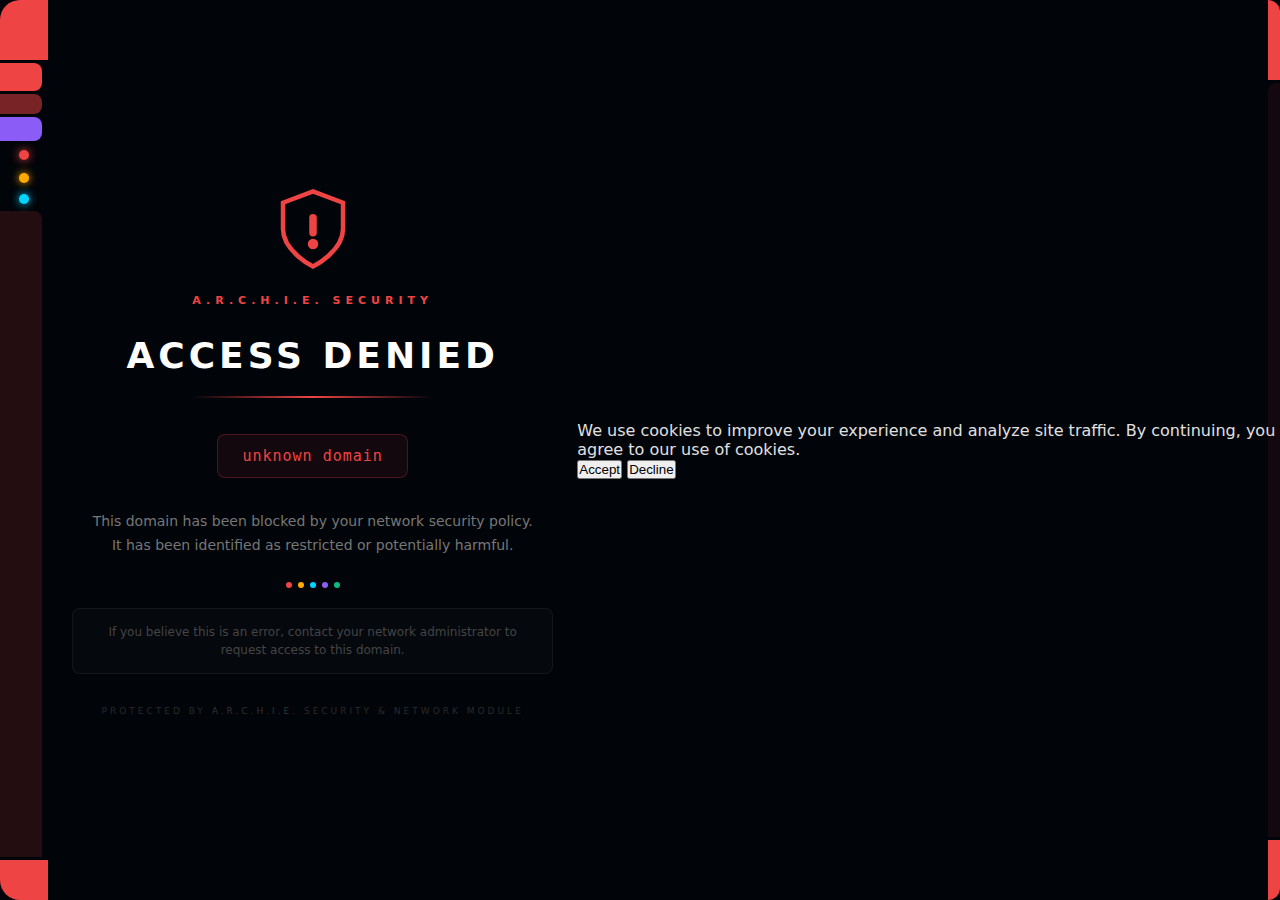
<file: blocked.html>
<!DOCTYPE html>
<html lang="en">
<head>
    <!-- Google Analytics (fires only after consent) -->
    <script async src="https://www.googletagmanager.com/gtag/js?id=G-259QFNHSSN"></script>
    <script>
      window.dataLayer = window.dataLayer || [];
      function gtag(){dataLayer.push(arguments);}
      gtag('js', new Date());
      gtag('consent', 'default', { analytics_storage: 'denied' });
      if (localStorage.getItem('ke-cookie-consent') === 'accepted') {
        gtag('consent', 'update', { analytics_storage: 'granted' });
        gtag('config', 'G-259QFNHSSN', { anonymize_ip: true });
      }
    </script>
    <meta charset="UTF-8">
    <meta name="viewport" content="width=device-width, initial-scale=1.0">
    <link rel="icon" href="favicon.svg" type="image/svg+xml">
    <link rel="icon" href="favicon.ico" sizes="32x32">
    <link rel="apple-touch-icon" href="assets/apple-touch-icon.png">
    <link rel="manifest" href="site.webmanifest">
    <link rel="preconnect" href="https://fonts.googleapis.com">
    <link rel="preconnect" href="https://fonts.gstatic.com" crossorigin>
    <title>Access Denied - Network Security</title>
    <style>
        *{margin:0;padding:0;box-sizing:border-box}
        body{background:#010409;color:#e0e0e0;font-family:-apple-system,BlinkMacSystemFont,'Segoe UI',system-ui,sans-serif;min-height:100vh;display:flex;align-items:center;justify-content:center;overflow:hidden}
        .lcars-accent{position:fixed;top:0;left:0;width:48px;height:100vh;display:flex;flex-direction:column;gap:3px}
        .lcars-elbow{height:60px;background:#ef4444;border-radius:20px 0 0 0}
        .lcars-seg{border-radius:0 8px 8px 0;margin-right:6px}
        .lcars-fill{flex:1;background:rgba(239,68,68,0.15);border-radius:0 8px 0 0;margin-right:6px}
        .lcars-bottom{height:40px;background:#ef4444;border-radius:0 0 0 20px}
        .lcars-right{position:fixed;top:0;right:0;width:12px;height:100vh;display:flex;flex-direction:column;gap:3px}
        .lcars-r-top{height:80px;background:#ef4444;border-radius:0 20px 0 0}
        .lcars-r-fill{flex:1;background:rgba(239,68,68,0.08);border-radius:8px 0 0 0}
        .lcars-r-bot{height:60px;background:#ef4444;border-radius:0 0 20px 0}
        .container{text-align:center;max-width:560px;padding:40px 24px;margin-left:48px}
        .shield{width:90px;height:90px;margin:0 auto 20px}
        .shield svg{width:100%;height:100%}
        .brand{font-size:11px;letter-spacing:5px;color:#ef4444;text-transform:uppercase;margin-bottom:28px;font-weight:600}
        h1{font-size:36px;font-weight:800;color:#fff;letter-spacing:4px;margin-bottom:8px;text-transform:uppercase}
        .line{height:2px;background:linear-gradient(90deg,transparent,#ef4444,transparent);margin:20px auto;width:50%}
        .domain{font-size:15px;color:#ef4444;background:rgba(239,68,68,0.08);border:1px solid rgba(239,68,68,0.25);border-radius:8px;padding:12px 24px;display:inline-block;margin:16px 0;font-family:'SF Mono',Monaco,'Cascadia Code',monospace;word-break:break-all;letter-spacing:1px}
        .msg{font-size:14px;color:#777;line-height:1.7;margin:16px 0 24px}
        .info{font-size:12px;color:#444;border:1px solid rgba(255,255,255,0.06);border-radius:8px;padding:14px 18px;background:rgba(255,255,255,0.02);line-height:1.5}
        .footer{margin-top:32px;font-size:9px;letter-spacing:3px;color:#2a2a2a;text-transform:uppercase}
        .footer a{color:#333;text-decoration:none}
        .dots{display:flex;justify-content:center;gap:6px;margin:20px 0}
        .dot{width:6px;height:6px;border-radius:50%}
        @keyframes pulse{0%,100%{opacity:1}50%{opacity:0.3}}
        .pulse{animation:pulse 2s ease-in-out infinite}
        @media(max-width:600px){.lcars-accent{width:32px}.container{margin-left:32px;padding:30px 16px}h1{font-size:26px;letter-spacing:2px}.domain{font-size:13px;padding:10px 16px}}
    </style>
</head>
<body>
    <div class="lcars-accent">
        <div class="lcars-elbow"></div>
        <div class="lcars-seg" style="height:28px;background:#ef4444"></div>
        <div class="lcars-seg" style="height:20px;background:#ef4444;opacity:0.5"></div>
        <div class="lcars-seg" style="height:24px;background:#8b5cf6"></div>
        <div style="width:10px;height:10px;border-radius:50%;background:#ef4444;margin:6px auto;box-shadow:0 0 10px #ef4444" class="pulse"></div>
        <div style="width:10px;height:10px;border-radius:50%;background:#FFAA00;margin:4px auto;box-shadow:0 0 8px #FFAA00;animation:pulse 2s ease-in-out infinite 0.7s"></div>
        <div style="width:10px;height:10px;border-radius:50%;background:#00d4ff;margin:4px auto;box-shadow:0 0 8px #00d4ff;animation:pulse 2s ease-in-out infinite 1.4s"></div>
        <div class="lcars-fill"></div>
        <div class="lcars-bottom"></div>
    </div>
    <div class="lcars-right">
        <div class="lcars-r-top"></div>
        <div class="lcars-r-fill"></div>
        <div class="lcars-r-bot"></div>
    </div>
    <div class="container">
        <div class="shield">
            <svg viewBox="0 0 24 24" fill="none" stroke="#ef4444" stroke-width="1.2">
                <path d="M12 22s8-4 8-10V5l-8-3-8 3v7c0 6 8 10 8 10z"/>
                <line x1="12" y1="9" x2="12" y2="13" stroke-width="2" stroke-linecap="round"/>
                <circle cx="12" cy="16" r="0.8" fill="#ef4444"/>
            </svg>
        </div>
        <div class="brand">A.R.C.H.I.E. Security</div>
        <h1>Access Denied</h1>
        <div class="line"></div>
        <div class="domain" id="blocked-domain">blocked domain</div>
        <p class="msg">This domain has been blocked by your network security policy.<br>It has been identified as restricted or potentially harmful.</p>
        <div class="dots">
            <div class="dot" style="background:#ef4444"></div>
            <div class="dot" style="background:#FFAA00"></div>
            <div class="dot" style="background:#00d4ff"></div>
            <div class="dot" style="background:#8b5cf6"></div>
            <div class="dot" style="background:#10b981"></div>
        </div>
        <div class="info">If you believe this is an error, contact your network administrator to request access to this domain.</div>
        <div class="footer">Protected by <a href="https://archie.kytranempowerment.com">A.R.C.H.I.E.</a> Security &amp; Network Module</div>
    </div>
    <script>
        var params = new URLSearchParams(window.location.search);
        var domain = params.get('domain') || 'unknown domain';
        document.getElementById('blocked-domain').textContent = domain;
        document.title = 'Blocked: ' + domain + ' - A.R.C.H.I.E. Security';
    </script>
    <!-- Cookie Consent -->
    <div id="cookieConsent" class="cookie-consent" style="display:none;">
      <div class="cookie-consent__inner">
        <p class="cookie-consent__text" data-i18n="cookie.text">We use cookies to improve your experience and analyze site traffic. By continuing, you agree to our use of cookies.</p>
        <div class="cookie-consent__actions">
          <button class="cookie-consent__btn cookie-consent__btn--accept" onclick="acceptCookies()" data-i18n="cookie.accept">Accept</button>
          <button class="cookie-consent__btn cookie-consent__btn--decline" onclick="declineCookies()" data-i18n="cookie.decline">Decline</button>
        </div>
      </div>
    </div>
    <script>
    (function() {
      var consent = localStorage.getItem('ke-cookie-consent');
      if (!consent) {
        document.getElementById('cookieConsent').style.display = 'block';
      }
    })();
    function acceptCookies() {
      localStorage.setItem('ke-cookie-consent', 'accepted');
      document.getElementById('cookieConsent').style.display = 'none';
      if (typeof gtag === 'function') {
        gtag('consent', 'update', { analytics_storage: 'granted' });
        gtag('config', 'G-259QFNHSSN', { anonymize_ip: true });
      }
    }
    function declineCookies() {
      localStorage.setItem('ke-cookie-consent', 'declined');
      document.getElementById('cookieConsent').style.display = 'none';
    }
    </script>
</body>
</html>
</file>
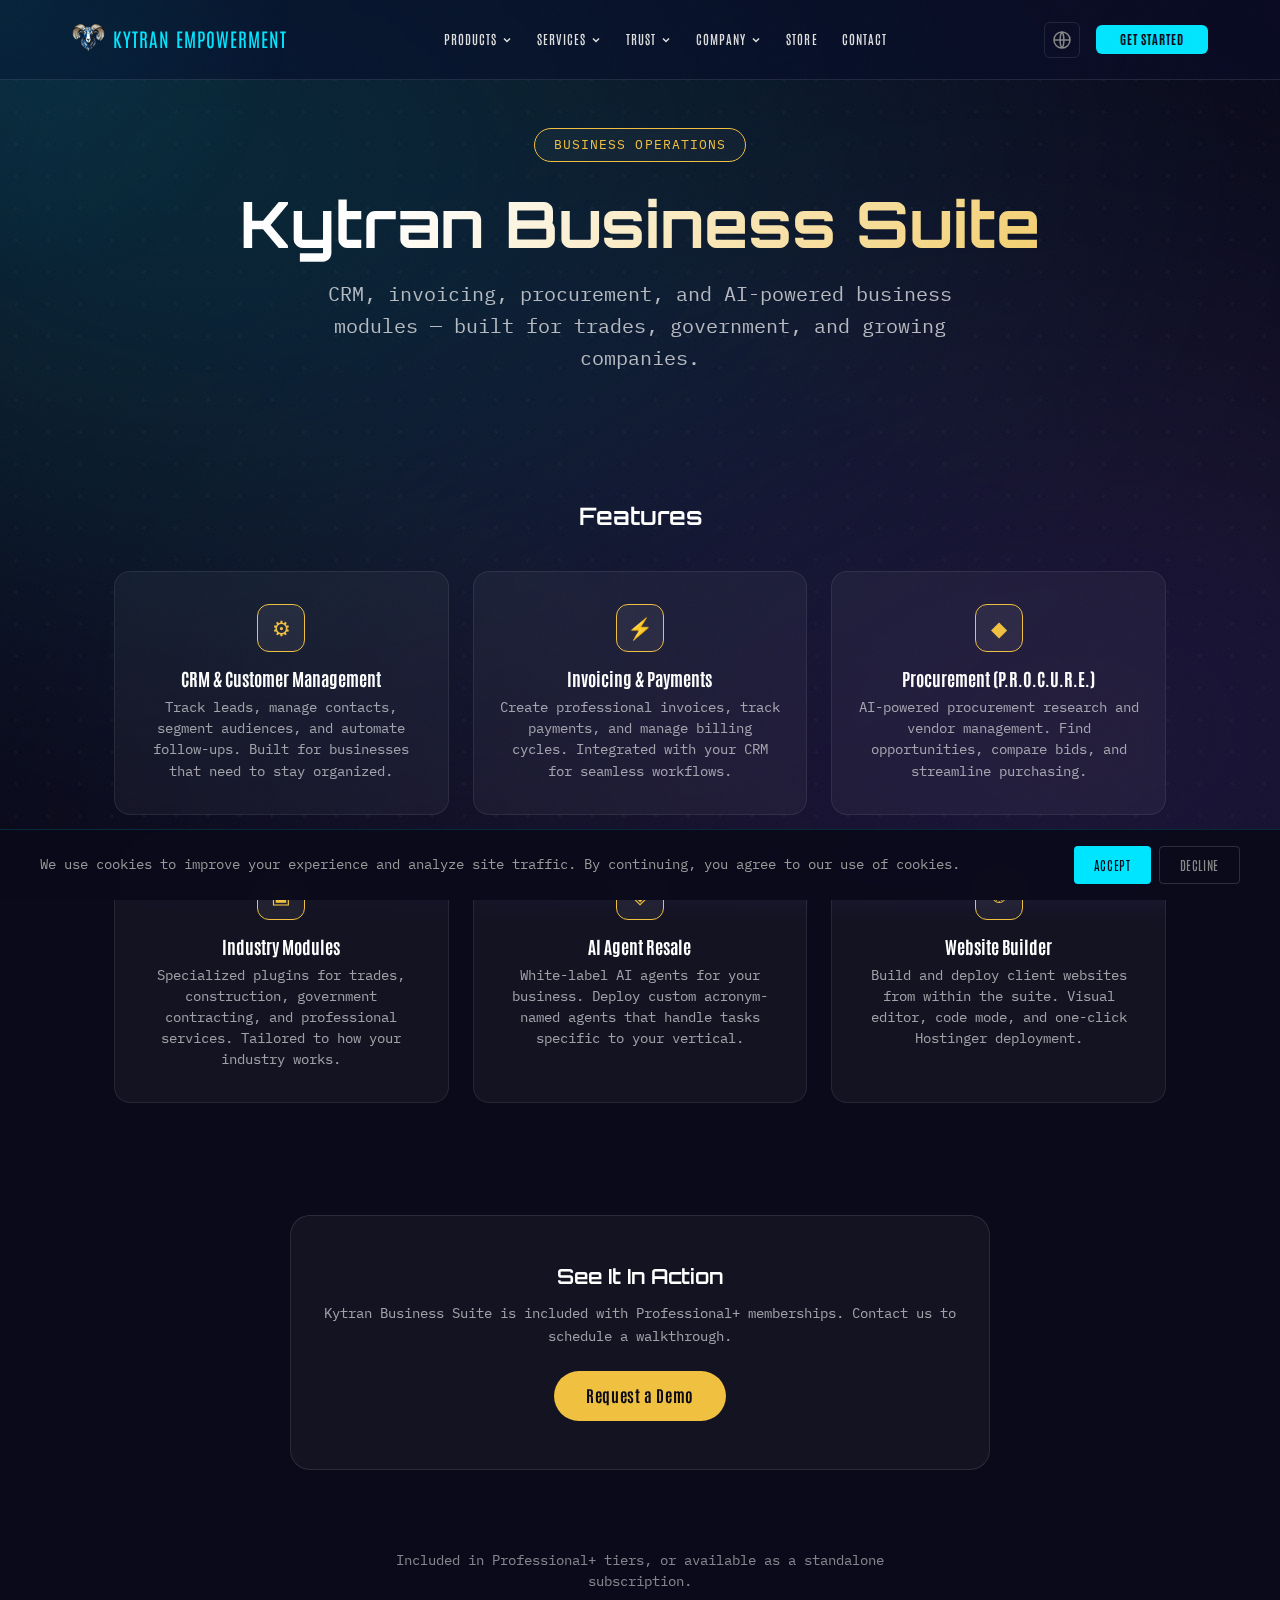
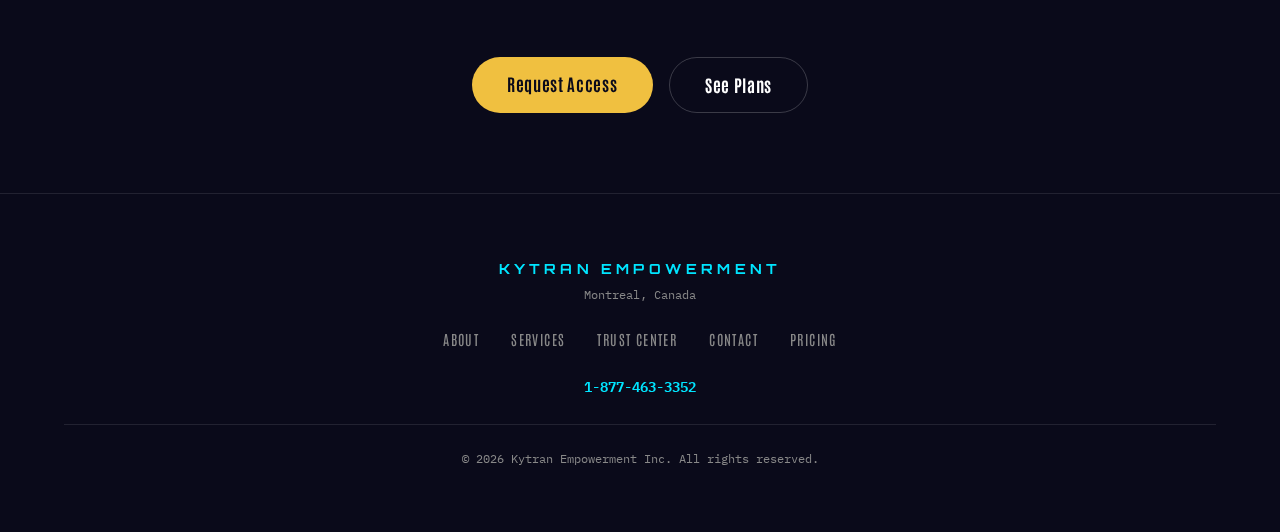
<file: business-suite.html>
<!DOCTYPE html>
<html lang="en" data-barba="wrapper">
<head>
    <!-- Google Analytics (fires only after consent) -->
    <script async src="https://www.googletagmanager.com/gtag/js?id=G-259QFNHSSN"></script>
    <script>
      window.dataLayer = window.dataLayer || [];
      function gtag(){dataLayer.push(arguments);}
      gtag('js', new Date());
      gtag('consent', 'default', { analytics_storage: 'denied' });
      if (localStorage.getItem('ke-cookie-consent') === 'accepted') {
        gtag('consent', 'update', { analytics_storage: 'granted' });
        gtag('config', 'G-259QFNHSSN', { anonymize_ip: true });
      }
    </script>
    <meta charset="UTF-8">
    <meta name="viewport" content="width=device-width, initial-scale=1.0">
    <title>Business Suite — Kytran Empowerment</title>
    <meta name="description" content="Kytran Business Suite — CRM, invoicing, procurement, and industry-specific modules for trades, government, and growing businesses.">
    <meta name="theme-color" content="#0a0a1a">
    <link rel="icon" href="favicon.svg" type="image/svg+xml">
    <link rel="icon" href="favicon.ico" sizes="32x32">
    <link rel="apple-touch-icon" href="assets/apple-touch-icon.png">
    <link rel="manifest" href="site.webmanifest">
    <link rel="preconnect" href="https://fonts.googleapis.com">
    <link rel="preconnect" href="https://fonts.gstatic.com" crossorigin>
    <link href="https://fonts.googleapis.com/css2?family=Antonio:wght@400;700&family=Orbitron:wght@400;500;700;900&family=IBM+Plex+Mono:wght@300;400;500;700&display=swap" rel="stylesheet">
    <link rel="stylesheet" href="css/base.css?v=20260407q">
    <link rel="stylesheet" href="css/components.css?v=20260407q">
    <link rel="stylesheet" href="css/pages/watch.css?v=20260407q">
    <link rel="stylesheet" href="css/responsive.css?v=20260407q">
    <link rel="stylesheet" href="css/reduced-motion.css?v=20260407q">
    <link rel="canonical" href="https://kytranempowerment.com/business-suite.html">
    <meta property="og:title" content="Business Suite — Kytran Empowerment">
    <meta property="og:description" content="Kytran Business Suite — CRM, invoicing, procurement, and industry-specific modules for trades, government, and growing businesses.">
    <meta property="og:url" content="https://kytranempowerment.com/business-suite.html">
    <meta property="og:image" content="https://kytranempowerment.com/assets/og-default.png">
    <meta property="og:type" content="website">
    <meta name="twitter:card" content="summary_large_image">
</head>
<body>
    <!-- Global background layers -->
    <div class="aurora"></div>
    <div class="dot-grid"></div>
    <div class="noise-overlay"></div>
    <div class="cursor-glow" id="cursorGlow"></div>

    <!-- Navigation (will be replaced by _replace_nav.py) -->





    <!-- Navigation -->
    <nav class="nav" role="navigation" aria-label="Main navigation">
      <div class="nav__inner">
        <a href="/" class="nav__brand">
          <img src="assets/logo-sm.png" alt="Kytran Empowerment logo" class="nav__logo-img">
          <span class="nav__brand-text">Kytran Empowerment</span>
        </a>

        <div class="nav__links">
          <div class="nav__dropdown">
            <button class="nav__link nav__dropdown-trigger" aria-expanded="false" aria-haspopup="true">
              <span data-i18n="nav.products">Products</span>
              <svg class="nav__chevron" width="12" height="12" viewBox="0 0 12 12"><path d="M3 4.5L6 7.5L9 4.5" stroke="currentColor" stroke-width="1.5" fill="none"/></svg>
            </button>
            <div class="nav__dropdown-menu">
              <a href="platform.html" class="nav__dropdown-item" data-i18n="nav.platform">Platform (A.R.C.H.I.E.)</a>
              <a href="ai-directors.html" class="nav__dropdown-item" data-i18n="nav.ai_directors">AI Directors</a>
              <a href="archie-code.html" class="nav__dropdown-item" data-i18n="nav.archie_code">ARCHIE Code CLI</a>
              <div class="nav__dropdown-divider"></div>
              <a href="market-watch.html" class="nav__dropdown-item" data-i18n="nav.market_watch">Market Watch</a>
              <a href="civic-watch.html" class="nav__dropdown-item" data-i18n="nav.civic_watch">Civic Watch</a>
              <a href="legal-watch.html" class="nav__dropdown-item" data-i18n="nav.legal_watch">Legal Watch</a>
              <a href="gov-watch.html" class="nav__dropdown-item" data-i18n="nav.gov_watch">Gov Watch</a>
              <div class="nav__dropdown-divider"></div>
              <a href="business-suite.html" class="nav__dropdown-item" data-i18n="nav.business_suite">Business Suite</a>
              <a href="system-operations.html" class="nav__dropdown-item" data-i18n="nav.sysops">System Operations</a>
            </div>
          </div>

          <div class="nav__dropdown">
            <button class="nav__link nav__dropdown-trigger" aria-expanded="false" aria-haspopup="true">
              <span data-i18n="nav.services">Services</span>
              <svg class="nav__chevron" width="12" height="12" viewBox="0 0 12 12"><path d="M3 4.5L6 7.5L9 4.5" stroke="currentColor" stroke-width="1.5" fill="none"/></svg>
            </button>
            <div class="nav__dropdown-menu">
              <a href="services.html" class="nav__dropdown-item" data-i18n="nav.all_services">All Services</a>
              <div class="nav__dropdown-divider"></div>
              <a href="website-services.html" class="nav__dropdown-item">Website Design &amp; Hosting</a>
              <a href="security-services.html" class="nav__dropdown-item">Security Testing</a>
              <a href="ai-services.html" class="nav__dropdown-item">AI Automation</a>
              <a href="compliance-services.html" class="nav__dropdown-item" data-i18n="nav.compliance_scanning">Compliance Scanning</a>
              <div class="nav__dropdown-divider"></div>
              <a href="membership.html" class="nav__dropdown-item" data-i18n="nav.pricing">Membership &amp; Pricing</a>
            </div>
          </div>

          <div class="nav__dropdown">
            <button class="nav__link nav__dropdown-trigger" aria-expanded="false" aria-haspopup="true">
              <span data-i18n="nav.trust">Trust</span>
              <svg class="nav__chevron" width="12" height="12" viewBox="0 0 12 12"><path d="M3 4.5L6 7.5L9 4.5" stroke="currentColor" stroke-width="1.5" fill="none"/></svg>
            </button>
            <div class="nav__dropdown-menu">
              <a href="compliance.html" class="nav__dropdown-item" data-i18n="nav.trust_center">Trust Center</a>
              <a href="competitors.html" class="nav__dropdown-item" data-i18n="nav.competitors">Why A.R.C.H.I.E.</a>
              <a href="creed.html" class="nav__dropdown-item" data-i18n="nav.creed">C.R.E.E.D.</a>
            </div>
          </div>

          <div class="nav__dropdown">
            <button class="nav__link nav__dropdown-trigger" aria-expanded="false" aria-haspopup="true">
              <span data-i18n="nav.company">Company</span>
              <svg class="nav__chevron" width="12" height="12" viewBox="0 0 12 12"><path d="M3 4.5L6 7.5L9 4.5" stroke="currentColor" stroke-width="1.5" fill="none"/></svg>
            </button>
            <div class="nav__dropdown-menu">
              <a href="about.html" class="nav__dropdown-item" data-i18n="nav.about">About</a>
              <a href="vision.html" class="nav__dropdown-item" data-i18n="nav.vision">Vision</a>
              <a href="directory.html" class="nav__dropdown-item" data-i18n="nav.directory">Directory</a>
              <a href="tips.html" class="nav__dropdown-item" data-i18n="nav.tips">Tips &amp; Tricks</a>
              <a href="links.html" class="nav__dropdown-item" data-i18n="nav.links">Programs &amp; Resources</a>
              <a href="submit-story.html" class="nav__dropdown-item" data-i18n="nav.submit_story">Submit Your Story</a>
            </div>
          </div>

          <a href="store.html" class="nav__link" data-i18n="nav.store">Store</a>
          <a href="contact.html" class="nav__link" data-i18n="nav.contact">Contact</a>
        </div>

        <div class="nav__actions">
          <button class="nav__lang-btn" aria-label="Change language" title="Change language">
            <svg width="20" height="20" viewBox="0 0 20 20" fill="none"><circle cx="10" cy="10" r="8" stroke="currentColor" stroke-width="1.5"/><path d="M2 10h16M10 2c-2.5 3-2.5 13 0 16M10 2c2.5 3 2.5 13 0 16" stroke="currentColor" stroke-width="1.5"/></svg>
          </button>
          <a href="membership.html" class="nav__link nav__link--cta" data-i18n="nav.get_started">Get Started</a>
          <button class="nav__menu-btn" aria-label="Toggle menu" aria-expanded="false">
            <span class="nav__menu-icon"></span>
          </button>
        </div>
      </div>


    </nav>

    <div class="lang-overlay" hidden>
      <div class="lang-overlay__panel">
        <button class="lang-overlay__close" aria-label="Close language selector">&times;</button>
        <h3 class="lang-overlay__title" data-i18n="lang.choose">Choose Language</h3>
        <div class="lang-overlay__grid">
          <button class="lang-overlay__btn" data-lang="en">English</button>
          <button class="lang-overlay__btn" data-lang="fr">Fran&ccedil;ais (QC)</button>
          <button class="lang-overlay__btn" data-lang="es">Espa&ntilde;ol</button>
          <button class="lang-overlay__btn" data-lang="pt">Portugu&ecirc;s</button>
          <button class="lang-overlay__btn" data-lang="de">Deutsch</button>
          <button class="lang-overlay__btn" data-lang="zh">&#20013;&#25991;</button>
          <button class="lang-overlay__btn" data-lang="ar" dir="rtl">&#1575;&#1604;&#1593;&#1585;&#1576;&#1610;&#1577;</button>
          <button class="lang-overlay__btn" data-lang="he" dir="rtl">&#1506;&#1489;&#1512;&#1497;&#1514;</button>
        </div>
      </div>
    </div>

    <div class="nav-mobile" id="navMobile" aria-hidden="true">
      <div class="nav-mobile__inner">
        <div class="nav-mobile__group">
          <button class="nav-mobile__trigger" aria-expanded="false">
            <span data-i18n="nav.products">Products</span>
            <svg class="nav-mobile__chevron" width="16" height="16" viewBox="0 0 12 12"><path d="M3 4.5L6 7.5L9 4.5" stroke="currentColor" stroke-width="1.5" fill="none"/></svg>
          </button>
          <div class="nav-mobile__items">
            <a href="platform.html" data-i18n="nav.platform">Platform (A.R.C.H.I.E.)</a>
            <a href="ai-directors.html" data-i18n="nav.ai_directors">AI Directors</a>
            <a href="archie-code.html" data-i18n="nav.archie_code">ARCHIE Code CLI</a>
            <a href="market-watch.html" data-i18n="nav.market_watch">Market Watch</a>
            <a href="civic-watch.html" data-i18n="nav.civic_watch">Civic Watch</a>
            <a href="legal-watch.html" data-i18n="nav.legal_watch">Legal Watch</a>
            <a href="gov-watch.html" data-i18n="nav.gov_watch">Gov Watch</a>
            <a href="business-suite.html" data-i18n="nav.business_suite">Business Suite</a>
            <a href="system-operations.html" data-i18n="nav.sysops">System Operations</a>
          </div>
        </div>
        <div class="nav-mobile__group">
          <button class="nav-mobile__trigger" aria-expanded="false">
            <span data-i18n="nav.services">Services</span>
            <svg class="nav-mobile__chevron" width="16" height="16" viewBox="0 0 12 12"><path d="M3 4.5L6 7.5L9 4.5" stroke="currentColor" stroke-width="1.5" fill="none"/></svg>
          </button>
          <div class="nav-mobile__items">
            <a href="services.html" data-i18n="nav.all_services">All Services</a>
            <a href="website-services.html">Website Design &amp; Hosting</a>
            <a href="security-services.html">Security Testing</a>
            <a href="ai-services.html">AI Automation</a>
            <a href="compliance-services.html" data-i18n="nav.compliance_scanning">Compliance Scanning</a>
            <a href="membership.html" data-i18n="nav.pricing">Membership &amp; Pricing</a>
          </div>
        </div>
        <div class="nav-mobile__group">
          <button class="nav-mobile__trigger" aria-expanded="false">
            <span data-i18n="nav.trust">Trust</span>
            <svg class="nav-mobile__chevron" width="16" height="16" viewBox="0 0 12 12"><path d="M3 4.5L6 7.5L9 4.5" stroke="currentColor" stroke-width="1.5" fill="none"/></svg>
          </button>
          <div class="nav-mobile__items">
            <a href="compliance.html" data-i18n="nav.trust_center">Trust Center</a>
            <a href="competitors.html" data-i18n="nav.competitors">Why A.R.C.H.I.E.</a>
            <a href="creed.html" data-i18n="nav.creed">C.R.E.E.D.</a>
          </div>
        </div>
        <div class="nav-mobile__group">
          <button class="nav-mobile__trigger" aria-expanded="false">
            <span data-i18n="nav.company">Company</span>
            <svg class="nav-mobile__chevron" width="16" height="16" viewBox="0 0 12 12"><path d="M3 4.5L6 7.5L9 4.5" stroke="currentColor" stroke-width="1.5" fill="none"/></svg>
          </button>
          <div class="nav-mobile__items">
            <a href="about.html" data-i18n="nav.about">About</a>
            <a href="vision.html" data-i18n="nav.vision">Vision</a>
            <a href="directory.html" data-i18n="nav.directory">Directory</a>
            <a href="tips.html" data-i18n="nav.tips">Tips &amp; Tricks</a>
            <a href="links.html" data-i18n="nav.links">Programs &amp; Resources</a>
            <a href="submit-story.html" data-i18n="nav.submit_story">Submit Your Story</a>
          </div>
        </div>
        <a href="store.html" class="nav-mobile__direct" data-i18n="nav.store">Store</a>
        <a href="contact.html" class="nav-mobile__direct" data-i18n="nav.contact">Contact</a>
        <a href="membership.html" class="nav-mobile__cta" data-i18n="nav.get_started">Get Started</a>
      </div>
    </div>


    <main data-barba="container" data-barba-namespace="business-suite">
      <div class="watch-page" style="--watch-accent: #f0c040">

        <section class="watch-hero">
            <span class="watch-hero__badge">Business Operations</span>
            <h1 class="watch-hero__title">Kytran Business Suite</h1>
            <p class="watch-hero__subtitle">CRM, invoicing, procurement, and AI-powered business modules — built for trades, government, and growing companies.</p>
        </section>

        <section class="watch-features">
            <h2 class="watch-features__heading">Features</h2>
            <div class="watch-features__grid">
                <div class="watch-feature">
                    <div class="watch-feature__icon">&#9881;</div>
                    <h3 class="watch-feature__title">CRM &amp; Customer Management</h3>
                    <p class="watch-feature__text">Track leads, manage contacts, segment audiences, and automate follow-ups. Built for businesses that need to stay organized.</p>
                </div>
                <div class="watch-feature">
                    <div class="watch-feature__icon">&#9889;</div>
                    <h3 class="watch-feature__title">Invoicing &amp; Payments</h3>
                    <p class="watch-feature__text">Create professional invoices, track payments, and manage billing cycles. Integrated with your CRM for seamless workflows.</p>
                </div>
                <div class="watch-feature">
                    <div class="watch-feature__icon">&#9670;</div>
                    <h3 class="watch-feature__title">Procurement (P.R.O.C.U.R.E.)</h3>
                    <p class="watch-feature__text">AI-powered procurement research and vendor management. Find opportunities, compare bids, and streamline purchasing.</p>
                </div>
                <div class="watch-feature">
                    <div class="watch-feature__icon">&#9635;</div>
                    <h3 class="watch-feature__title">Industry Modules</h3>
                    <p class="watch-feature__text">Specialized plugins for trades, construction, government contracting, and professional services. Tailored to how your industry works.</p>
                </div>
                <div class="watch-feature">
                    <div class="watch-feature__icon">&#9672;</div>
                    <h3 class="watch-feature__title">AI Agent Resale</h3>
                    <p class="watch-feature__text">White-label AI agents for your business. Deploy custom acronym-named agents that handle tasks specific to your vertical.</p>
                </div>
                <div class="watch-feature">
                    <div class="watch-feature__icon">&#9201;</div>
                    <h3 class="watch-feature__title">Website Builder</h3>
                    <p class="watch-feature__text">Build and deploy client websites from within the suite. Visual editor, code mode, and one-click Hostinger deployment.</p>
                </div>
            </div>
        </section>

        <section class="watch-demo">
            <div class="watch-demo__panel">
                <h2 class="watch-demo__heading">See It In Action</h2>
                <p class="watch-demo__text">Kytran Business Suite is included with Professional+ memberships. Contact us to schedule a walkthrough.</p>
                <a href="contact.html" class="watch-demo__link">Request a Demo</a>
            </div>
        </section>

        <section class="watch-pricing">
            <p class="watch-pricing__text">Included in Professional+ tiers, or available as a standalone subscription.</p>
        </section>

        <div class="watch-cta">
            <a href="contact.html" class="watch-cta__primary">Request Access</a>
            <a href="membership.html" class="watch-cta__secondary">See Plans</a>
        </div>

      </div>
    </main>

    <!-- Footer -->
    <footer class="footer">
        <div class="footer__inner container">
            <div class="footer__brand">
                <span class="footer__logo">KYTRAN EMPOWERMENT</span>
                <p class="footer__tagline">Montreal, Canada</p>
            </div>
            <div class="footer__links">
                <a href="about.html" data-i18n="nav.about">About</a>
                <a href="services.html" data-i18n="nav.all_services">Services</a>
                <a href="compliance.html" data-i18n="nav.trust_center">Trust Center</a>
                <a href="contact.html" data-i18n="nav.contact">Contact</a>
                <a href="membership.html" data-i18n="nav.pricing">Pricing</a>
            </div>
            <div class="footer__contact">
                <a href="tel:+18774633352" data-i18n="common.phone">1-877-463-3352</a>
            </div>
            <div class="footer__copyright" data-i18n="footer.copyright">&copy; 2026 Kytran Empowerment Inc. All rights reserved.</div>
        </div>
    </footer>
    <!-- Scripts -->
    <script defer src="js/lib/gsap.min.js?v=20260407q"></script>
    <script defer src="js/lib/ScrollTrigger.min.js?v=20260407q"></script>
    <script defer src="js/lib/lenis.min.js?v=20260407q"></script>
    <script defer src="js/lib/splitting.min.js?v=20260407q"></script>
    <script defer src="js/lib/barba.min.js?v=20260407q"></script>
    <script defer src="js/effects.js?v=20260407q"></script>
    <script defer src="js/nav.js?v=20260407q"></script>
    <script defer src="js/transitions.js?v=20260407q"></script>
    <script defer src="js/i18n.js?v=20260407q"></script>
    <script defer src="js/app.js?v=20260407q"></script>
    <!-- Cookie Consent -->
    <div id="cookieConsent" class="cookie-consent" style="display:none;">
      <div class="cookie-consent__inner">
        <p class="cookie-consent__text" data-i18n="cookie.text">We use cookies to improve your experience and analyze site traffic. By continuing, you agree to our use of cookies.</p>
        <div class="cookie-consent__actions">
          <button class="cookie-consent__btn cookie-consent__btn--accept" onclick="acceptCookies()" data-i18n="cookie.accept">Accept</button>
          <button class="cookie-consent__btn cookie-consent__btn--decline" onclick="declineCookies()" data-i18n="cookie.decline">Decline</button>
        </div>
      </div>
    </div>
    <script>
    (function() {
      var consent = localStorage.getItem('ke-cookie-consent');
      if (!consent) {
        document.getElementById('cookieConsent').style.display = 'block';
      }
    })();
    function acceptCookies() {
      localStorage.setItem('ke-cookie-consent', 'accepted');
      document.getElementById('cookieConsent').style.display = 'none';
      if (typeof gtag === 'function') {
        gtag('consent', 'update', { analytics_storage: 'granted' });
        gtag('config', 'G-259QFNHSSN', { anonymize_ip: true });
      }
    }
    function declineCookies() {
      localStorage.setItem('ke-cookie-consent', 'declined');
      document.getElementById('cookieConsent').style.display = 'none';
    }
    </script>
</body>
</html>
</file>
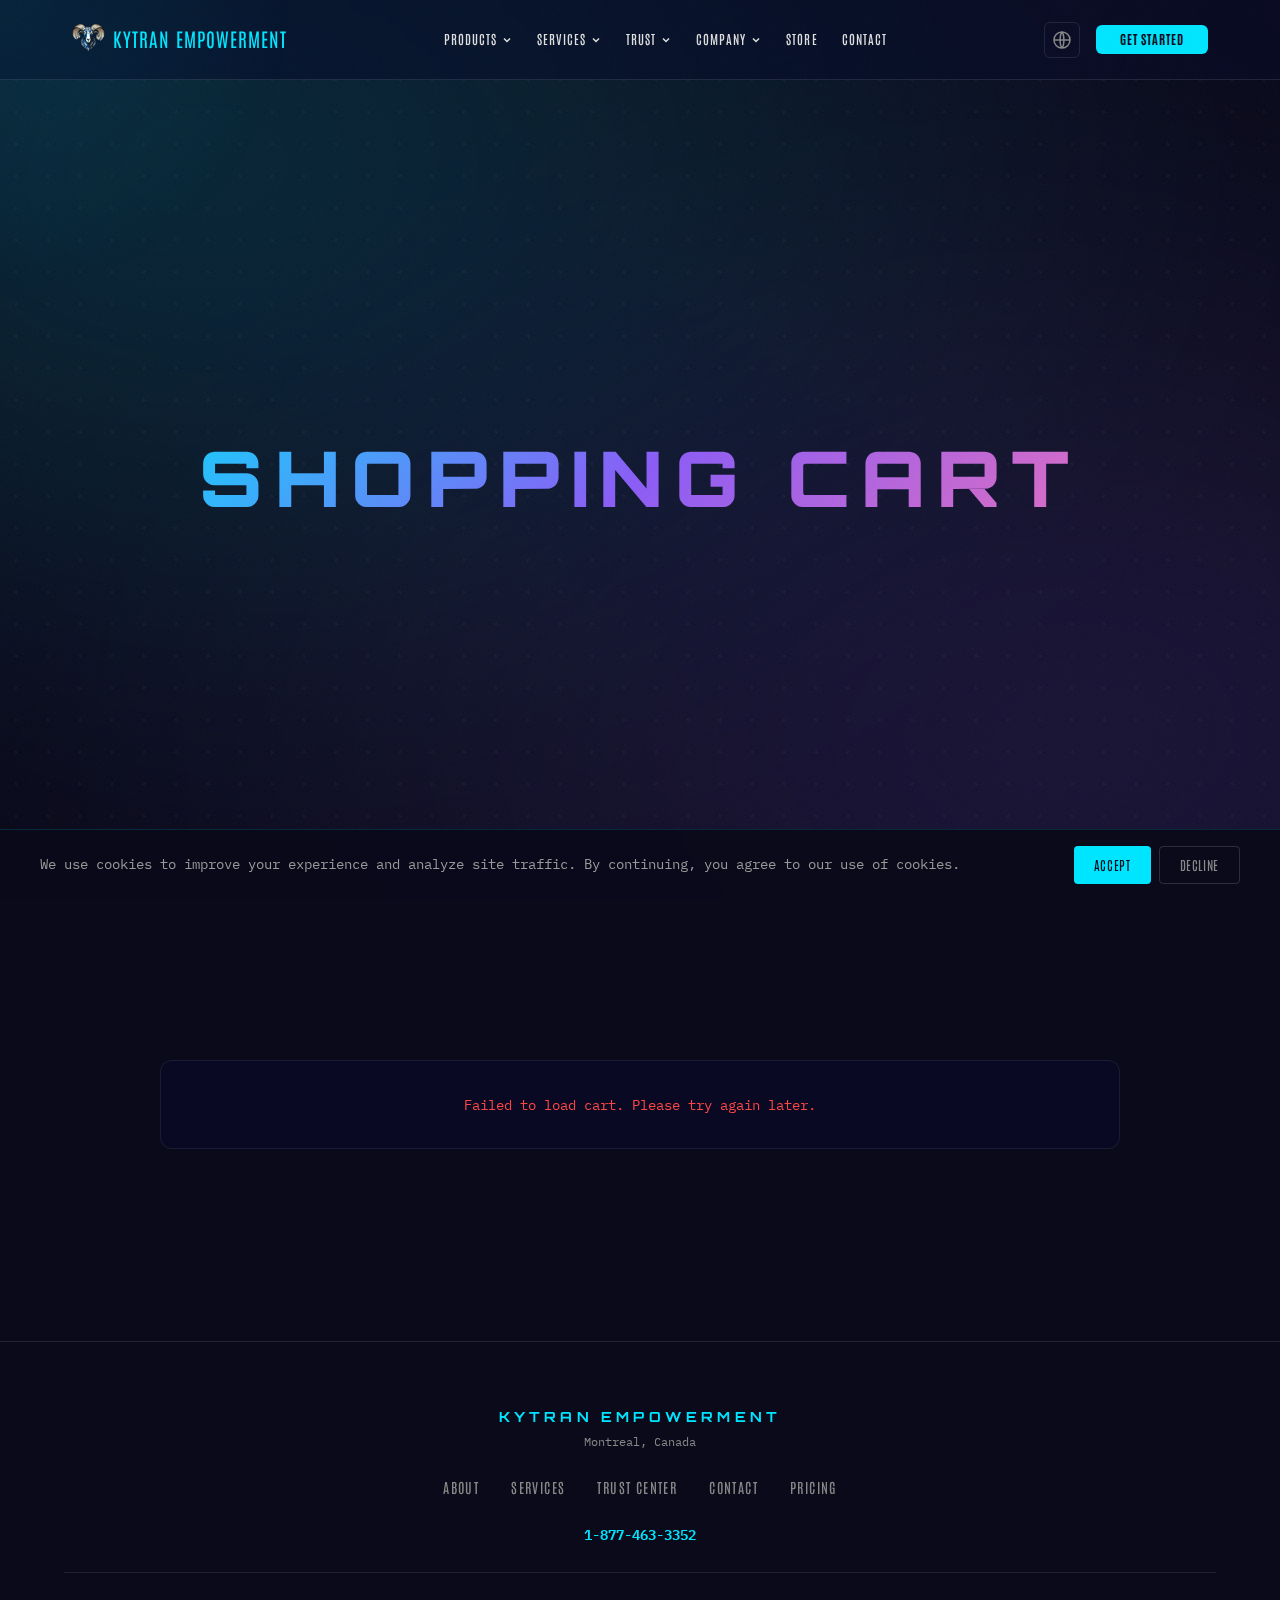
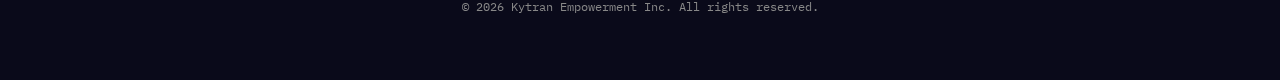
<file: cart.html>
<!DOCTYPE html>
<html lang="en" data-barba="wrapper">
<head>
    <!-- Google Analytics (fires only after consent) -->
    <script async src="https://www.googletagmanager.com/gtag/js?id=G-259QFNHSSN"></script>
    <script>
      window.dataLayer = window.dataLayer || [];
      function gtag(){dataLayer.push(arguments);}
      gtag('js', new Date());
      gtag('consent', 'default', { analytics_storage: 'denied' });
      if (localStorage.getItem('ke-cookie-consent') === 'accepted') {
        gtag('consent', 'update', { analytics_storage: 'granted' });
        gtag('config', 'G-259QFNHSSN', { anonymize_ip: true });
      }
    </script>
    <meta charset="UTF-8">
    <meta name="viewport" content="width=device-width, initial-scale=1.0">
    <title>Shopping Cart — Kytran Empowerment</title>
    <meta name="description" content="Review your Kytran Empowerment shopping cart. Books, merch, and digital products ready for checkout.">
    <meta name="theme-color" content="#0a0a1a">
    <link rel="icon" href="favicon.svg" type="image/svg+xml">
    <link rel="icon" href="favicon.ico" sizes="32x32">
    <link rel="apple-touch-icon" href="assets/apple-touch-icon.png">
    <link rel="manifest" href="site.webmanifest">
    <link rel="preconnect" href="https://fonts.googleapis.com">
    <link rel="preconnect" href="https://fonts.gstatic.com" crossorigin>
    <link href="https://fonts.googleapis.com/css2?family=Antonio:wght@400;700&family=Orbitron:wght@400;500;700;900&family=IBM+Plex+Mono:wght@300;400;500;700&display=swap" rel="stylesheet">
    <link rel="stylesheet" href="css/base.css?v=20260407q">
    <link rel="stylesheet" href="css/components.css?v=20260407q">
    <link rel="stylesheet" href="css/responsive.css?v=20260407q">
    <link rel="stylesheet" href="css/reduced-motion.css?v=20260407q">
    <style>
        /* Cart-specific styles */
        .cart-wrapper {
            max-width: 960px;
            margin: 0 auto;
            padding: 2rem 0 4rem;
        }
        .cart-item {
            display: flex;
            align-items: center;
            gap: 1.5rem;
            padding: 1.25rem 1.5rem;
            border-bottom: 1px solid rgba(255,255,255,0.06);
        }
        .cart-item:last-child { border-bottom: none; }
        .cart-item-image {
            width: 90px;
            height: 90px;
            object-fit: contain;
            border-radius: 8px;
            flex-shrink: 0;
            background: rgba(255,255,255,0.03);
        }
        .cart-item-details { flex: 1; min-width: 0; }
        .cart-item-details h3 {
            font-family: 'Antonio', sans-serif;
            font-size: 1.15rem;
            color: #fff;
            margin: 0 0 .3rem;
            text-transform: uppercase;
            letter-spacing: .04em;
        }
        .cart-item-details p {
            font-family: 'IBM Plex Mono', monospace;
            font-size: .8rem;
            color: rgba(255,255,255,.45);
            margin: 0;
        }
        .cart-item-quantity {
            display: flex;
            align-items: center;
            gap: .5rem;
            flex-shrink: 0;
        }
        .cart-qty-btn {
            width: 32px;
            height: 32px;
            border: 1px solid rgba(255,255,255,.15);
            border-radius: 6px;
            background: rgba(255,255,255,.04);
            color: #fff;
            font-size: 1.1rem;
            cursor: pointer;
            display: flex;
            align-items: center;
            justify-content: center;
            transition: background .2s, border-color .2s;
        }
        .cart-qty-btn:hover {
            background: rgba(255,255,255,.1);
            border-color: rgba(255,255,255,.3);
        }
        .cart-qty-value {
            font-family: 'IBM Plex Mono', monospace;
            font-size: .95rem;
            color: #fff;
            min-width: 2rem;
            text-align: center;
        }
        .cart-item-price {
            font-family: 'Orbitron', sans-serif;
            font-size: 1rem;
            color: var(--accent, #00e5ff);
            font-weight: 700;
            flex-shrink: 0;
            width: 100px;
            text-align: right;
        }
        .cart-item-remove {
            background: none;
            border: 1px solid rgba(255,70,70,.3);
            color: #ff4646;
            padding: .4rem .75rem;
            border-radius: 6px;
            font-family: 'IBM Plex Mono', monospace;
            font-size: .75rem;
            cursor: pointer;
            transition: background .2s, border-color .2s;
            flex-shrink: 0;
            text-transform: uppercase;
            letter-spacing: .05em;
        }
        .cart-item-remove:hover {
            background: rgba(255,70,70,.12);
            border-color: rgba(255,70,70,.6);
        }
        .cart-summary {
            border-top: 1px solid rgba(255,255,255,.1);
            padding: 1.5rem;
            display: flex;
            flex-direction: column;
            align-items: flex-end;
            gap: .4rem;
        }
        .cart-summary p {
            font-family: 'IBM Plex Mono', monospace;
            font-size: .95rem;
            color: rgba(255,255,255,.6);
            margin: 0;
        }
        .cart-summary .cart-total-line {
            font-family: 'Orbitron', sans-serif;
            font-size: 1.3rem;
            color: #fff;
            font-weight: 700;
            margin-top: .5rem;
        }
        .cart-actions {
            display: flex;
            justify-content: flex-end;
            gap: 1rem;
            padding: 1.5rem;
            flex-wrap: wrap;
        }
        .cart-btn {
            display: inline-flex;
            align-items: center;
            gap: .5rem;
            padding: .75rem 1.5rem;
            border-radius: 8px;
            font-family: 'Antonio', sans-serif;
            font-size: 1rem;
            text-transform: uppercase;
            letter-spacing: .06em;
            text-decoration: none;
            cursor: pointer;
            transition: background .25s, transform .15s;
        }
        .cart-btn:hover { transform: translateY(-1px); }
        .cart-btn--secondary {
            background: rgba(255,255,255,.06);
            border: 1px solid rgba(255,255,255,.15);
            color: #fff;
        }
        .cart-btn--secondary:hover { background: rgba(255,255,255,.1); }
        .cart-btn--primary {
            background: var(--accent, #00e5ff);
            border: none;
            color: #0a0a1a;
            font-weight: 700;
        }
        .cart-btn--primary:hover { background: #33ecff; }
        .cart-empty {
            text-align: center;
            padding: 4rem 2rem;
        }
        .cart-empty p {
            font-family: 'IBM Plex Mono', monospace;
            font-size: 1rem;
            color: rgba(255,255,255,.45);
            margin-bottom: 1.5rem;
        }
        .cart-empty a {
            color: var(--accent, #00e5ff);
            text-decoration: none;
            border-bottom: 1px solid rgba(0,229,255,.3);
            transition: border-color .2s;
        }
        .cart-empty a:hover { border-color: var(--accent, #00e5ff); }
        .cart-loading {
            text-align: center;
            padding: 3rem;
            font-family: 'IBM Plex Mono', monospace;
            color: rgba(255,255,255,.4);
        }
        .cart-error {
            text-align: center;
            padding: 2rem;
            font-family: 'IBM Plex Mono', monospace;
            color: #ff4646;
            font-size: .9rem;
        }

        /* Responsive */
        @media (max-width: 768px) {
            .cart-item {
                flex-wrap: wrap;
                gap: 1rem;
            }
            .cart-item-image { width: 70px; height: 70px; }
            .cart-item-details { flex-basis: calc(100% - 86px); }
            .cart-item-price {
                width: auto;
                text-align: left;
            }
            .cart-actions {
                flex-direction: column;
                align-items: stretch;
            }
            .cart-btn { justify-content: center; }
        }
        @media (max-width: 480px) {
            .cart-item { padding: 1rem; }
            .cart-item-image { width: 60px; height: 60px; }
            .cart-summary { padding: 1rem; }
            .cart-actions { padding: 1rem; }
        }
    </style>
    <link rel="canonical" href="https://kytranempowerment.com/cart.html">
    <meta property="og:title" content="Shopping Cart — Kytran Empowerment">
    <meta property="og:description" content="Review your Kytran Empowerment shopping cart. Books, merch, and digital products ready for checkout.">
    <meta property="og:url" content="https://kytranempowerment.com/cart.html">
    <meta property="og:image" content="https://kytranempowerment.com/assets/og-default.png">
    <meta property="og:type" content="website">
    <meta name="twitter:card" content="summary_large_image">
</head>
<body>
    <!-- Global background layers -->
    <div class="aurora"></div>
    <div class="dot-grid"></div>
    <div class="noise-overlay"></div>
    <div class="cursor-glow" id="cursorGlow"></div>










    <!-- Navigation -->
    <nav class="nav" role="navigation" aria-label="Main navigation">
      <div class="nav__inner">
        <a href="/" class="nav__brand">
          <img src="assets/logo-sm.png" alt="Kytran Empowerment logo" class="nav__logo-img">
          <span class="nav__brand-text">Kytran Empowerment</span>
        </a>

        <div class="nav__links">
          <div class="nav__dropdown">
            <button class="nav__link nav__dropdown-trigger" aria-expanded="false" aria-haspopup="true">
              <span data-i18n="nav.products">Products</span>
              <svg class="nav__chevron" width="12" height="12" viewBox="0 0 12 12"><path d="M3 4.5L6 7.5L9 4.5" stroke="currentColor" stroke-width="1.5" fill="none"/></svg>
            </button>
            <div class="nav__dropdown-menu">
              <a href="platform.html" class="nav__dropdown-item" data-i18n="nav.platform">Platform (A.R.C.H.I.E.)</a>
              <a href="ai-directors.html" class="nav__dropdown-item" data-i18n="nav.ai_directors">AI Directors</a>
              <a href="archie-code.html" class="nav__dropdown-item" data-i18n="nav.archie_code">ARCHIE Code CLI</a>
              <div class="nav__dropdown-divider"></div>
              <a href="market-watch.html" class="nav__dropdown-item" data-i18n="nav.market_watch">Market Watch</a>
              <a href="civic-watch.html" class="nav__dropdown-item" data-i18n="nav.civic_watch">Civic Watch</a>
              <a href="legal-watch.html" class="nav__dropdown-item" data-i18n="nav.legal_watch">Legal Watch</a>
              <a href="gov-watch.html" class="nav__dropdown-item" data-i18n="nav.gov_watch">Gov Watch</a>
              <div class="nav__dropdown-divider"></div>
              <a href="business-suite.html" class="nav__dropdown-item" data-i18n="nav.business_suite">Business Suite</a>
              <a href="system-operations.html" class="nav__dropdown-item" data-i18n="nav.sysops">System Operations</a>
            </div>
          </div>

          <div class="nav__dropdown">
            <button class="nav__link nav__dropdown-trigger" aria-expanded="false" aria-haspopup="true">
              <span data-i18n="nav.services">Services</span>
              <svg class="nav__chevron" width="12" height="12" viewBox="0 0 12 12"><path d="M3 4.5L6 7.5L9 4.5" stroke="currentColor" stroke-width="1.5" fill="none"/></svg>
            </button>
            <div class="nav__dropdown-menu">
              <a href="services.html" class="nav__dropdown-item" data-i18n="nav.all_services">All Services</a>
              <div class="nav__dropdown-divider"></div>
              <a href="website-services.html" class="nav__dropdown-item">Website Design &amp; Hosting</a>
              <a href="security-services.html" class="nav__dropdown-item">Security Testing</a>
              <a href="ai-services.html" class="nav__dropdown-item">AI Automation</a>
              <a href="compliance-services.html" class="nav__dropdown-item" data-i18n="nav.compliance_scanning">Compliance Scanning</a>
              <div class="nav__dropdown-divider"></div>
              <a href="membership.html" class="nav__dropdown-item" data-i18n="nav.pricing">Membership &amp; Pricing</a>
            </div>
          </div>

          <div class="nav__dropdown">
            <button class="nav__link nav__dropdown-trigger" aria-expanded="false" aria-haspopup="true">
              <span data-i18n="nav.trust">Trust</span>
              <svg class="nav__chevron" width="12" height="12" viewBox="0 0 12 12"><path d="M3 4.5L6 7.5L9 4.5" stroke="currentColor" stroke-width="1.5" fill="none"/></svg>
            </button>
            <div class="nav__dropdown-menu">
              <a href="compliance.html" class="nav__dropdown-item" data-i18n="nav.trust_center">Trust Center</a>
              <a href="competitors.html" class="nav__dropdown-item" data-i18n="nav.competitors">Why A.R.C.H.I.E.</a>
              <a href="creed.html" class="nav__dropdown-item" data-i18n="nav.creed">C.R.E.E.D.</a>
            </div>
          </div>

          <div class="nav__dropdown">
            <button class="nav__link nav__dropdown-trigger" aria-expanded="false" aria-haspopup="true">
              <span data-i18n="nav.company">Company</span>
              <svg class="nav__chevron" width="12" height="12" viewBox="0 0 12 12"><path d="M3 4.5L6 7.5L9 4.5" stroke="currentColor" stroke-width="1.5" fill="none"/></svg>
            </button>
            <div class="nav__dropdown-menu">
              <a href="about.html" class="nav__dropdown-item" data-i18n="nav.about">About</a>
              <a href="vision.html" class="nav__dropdown-item" data-i18n="nav.vision">Vision</a>
              <a href="directory.html" class="nav__dropdown-item" data-i18n="nav.directory">Directory</a>
              <a href="tips.html" class="nav__dropdown-item" data-i18n="nav.tips">Tips &amp; Tricks</a>
              <a href="links.html" class="nav__dropdown-item" data-i18n="nav.links">Programs &amp; Resources</a>
              <a href="submit-story.html" class="nav__dropdown-item" data-i18n="nav.submit_story">Submit Your Story</a>
            </div>
          </div>

          <a href="store.html" class="nav__link" data-i18n="nav.store">Store</a>
          <a href="contact.html" class="nav__link" data-i18n="nav.contact">Contact</a>
        </div>

        <div class="nav__actions">
          <button class="nav__lang-btn" aria-label="Change language" title="Change language">
            <svg width="20" height="20" viewBox="0 0 20 20" fill="none"><circle cx="10" cy="10" r="8" stroke="currentColor" stroke-width="1.5"/><path d="M2 10h16M10 2c-2.5 3-2.5 13 0 16M10 2c2.5 3 2.5 13 0 16" stroke="currentColor" stroke-width="1.5"/></svg>
          </button>
          <a href="membership.html" class="nav__link nav__link--cta" data-i18n="nav.get_started">Get Started</a>
          <button class="nav__menu-btn" aria-label="Toggle menu" aria-expanded="false">
            <span class="nav__menu-icon"></span>
          </button>
        </div>
      </div>


    </nav>

    <div class="lang-overlay" hidden>
      <div class="lang-overlay__panel">
        <button class="lang-overlay__close" aria-label="Close language selector">&times;</button>
        <h3 class="lang-overlay__title" data-i18n="lang.choose">Choose Language</h3>
        <div class="lang-overlay__grid">
          <button class="lang-overlay__btn" data-lang="en">English</button>
          <button class="lang-overlay__btn" data-lang="fr">Fran&ccedil;ais (QC)</button>
          <button class="lang-overlay__btn" data-lang="es">Espa&ntilde;ol</button>
          <button class="lang-overlay__btn" data-lang="pt">Portugu&ecirc;s</button>
          <button class="lang-overlay__btn" data-lang="de">Deutsch</button>
          <button class="lang-overlay__btn" data-lang="zh">&#20013;&#25991;</button>
          <button class="lang-overlay__btn" data-lang="ar" dir="rtl">&#1575;&#1604;&#1593;&#1585;&#1576;&#1610;&#1577;</button>
          <button class="lang-overlay__btn" data-lang="he" dir="rtl">&#1506;&#1489;&#1512;&#1497;&#1514;</button>
        </div>
      </div>
    </div>

    <div class="nav-mobile" id="navMobile" aria-hidden="true">
      <div class="nav-mobile__inner">
        <div class="nav-mobile__group">
          <button class="nav-mobile__trigger" aria-expanded="false">
            <span data-i18n="nav.products">Products</span>
            <svg class="nav-mobile__chevron" width="16" height="16" viewBox="0 0 12 12"><path d="M3 4.5L6 7.5L9 4.5" stroke="currentColor" stroke-width="1.5" fill="none"/></svg>
          </button>
          <div class="nav-mobile__items">
            <a href="platform.html" data-i18n="nav.platform">Platform (A.R.C.H.I.E.)</a>
            <a href="ai-directors.html" data-i18n="nav.ai_directors">AI Directors</a>
            <a href="archie-code.html" data-i18n="nav.archie_code">ARCHIE Code CLI</a>
            <a href="market-watch.html" data-i18n="nav.market_watch">Market Watch</a>
            <a href="civic-watch.html" data-i18n="nav.civic_watch">Civic Watch</a>
            <a href="legal-watch.html" data-i18n="nav.legal_watch">Legal Watch</a>
            <a href="gov-watch.html" data-i18n="nav.gov_watch">Gov Watch</a>
            <a href="business-suite.html" data-i18n="nav.business_suite">Business Suite</a>
            <a href="system-operations.html" data-i18n="nav.sysops">System Operations</a>
          </div>
        </div>
        <div class="nav-mobile__group">
          <button class="nav-mobile__trigger" aria-expanded="false">
            <span data-i18n="nav.services">Services</span>
            <svg class="nav-mobile__chevron" width="16" height="16" viewBox="0 0 12 12"><path d="M3 4.5L6 7.5L9 4.5" stroke="currentColor" stroke-width="1.5" fill="none"/></svg>
          </button>
          <div class="nav-mobile__items">
            <a href="services.html" data-i18n="nav.all_services">All Services</a>
            <a href="website-services.html">Website Design &amp; Hosting</a>
            <a href="security-services.html">Security Testing</a>
            <a href="ai-services.html">AI Automation</a>
            <a href="compliance-services.html" data-i18n="nav.compliance_scanning">Compliance Scanning</a>
            <a href="membership.html" data-i18n="nav.pricing">Membership &amp; Pricing</a>
          </div>
        </div>
        <div class="nav-mobile__group">
          <button class="nav-mobile__trigger" aria-expanded="false">
            <span data-i18n="nav.trust">Trust</span>
            <svg class="nav-mobile__chevron" width="16" height="16" viewBox="0 0 12 12"><path d="M3 4.5L6 7.5L9 4.5" stroke="currentColor" stroke-width="1.5" fill="none"/></svg>
          </button>
          <div class="nav-mobile__items">
            <a href="compliance.html" data-i18n="nav.trust_center">Trust Center</a>
            <a href="competitors.html" data-i18n="nav.competitors">Why A.R.C.H.I.E.</a>
            <a href="creed.html" data-i18n="nav.creed">C.R.E.E.D.</a>
          </div>
        </div>
        <div class="nav-mobile__group">
          <button class="nav-mobile__trigger" aria-expanded="false">
            <span data-i18n="nav.company">Company</span>
            <svg class="nav-mobile__chevron" width="16" height="16" viewBox="0 0 12 12"><path d="M3 4.5L6 7.5L9 4.5" stroke="currentColor" stroke-width="1.5" fill="none"/></svg>
          </button>
          <div class="nav-mobile__items">
            <a href="about.html" data-i18n="nav.about">About</a>
            <a href="vision.html" data-i18n="nav.vision">Vision</a>
            <a href="directory.html" data-i18n="nav.directory">Directory</a>
            <a href="tips.html" data-i18n="nav.tips">Tips &amp; Tricks</a>
            <a href="links.html" data-i18n="nav.links">Programs &amp; Resources</a>
            <a href="submit-story.html" data-i18n="nav.submit_story">Submit Your Story</a>
          </div>
        </div>
        <a href="store.html" class="nav-mobile__direct" data-i18n="nav.store">Store</a>
        <a href="contact.html" class="nav-mobile__direct" data-i18n="nav.contact">Contact</a>
        <a href="membership.html" class="nav-mobile__cta" data-i18n="nav.get_started">Get Started</a>
      </div>
    </div>


    <!-- Page content -->
    <main data-barba="container" data-barba-namespace="cart">
        <section class="hero">
            <div class="hero__content container">
                <h1 class="hero__title gradient-text">Shopping Cart</h1>
            </div>
        </section>

        <section class="section">
            <div class="container cart-wrapper">
                <div class="glass-panel">
                    <div id="cart-items-container">
                        <p class="cart-loading" id="cart-loading-message">Loading cart...</p>
                    </div>
                    <div id="cart-empty-message" class="cart-empty" style="display:none;">
                        <p>Your cart is empty.</p>
                        <a href="store.html">Browse the store</a>
                    </div>

                    <div id="cart-summary" class="cart-summary" style="display:none;">
                        <p>Subtotal: <span id="cart-subtotal">$0.00</span></p>
                        <p>Shipping: <span id="cart-shipping">Calculated at checkout</span></p>
                        <p class="cart-total-line">Total: <span id="cart-total">$0.00</span></p>
                    </div>

                    <div id="cart-actions" class="cart-actions" style="display:none;">
                        <a href="store.html" class="cart-btn cart-btn--secondary">Continue Shopping</a>
                        <a href="checkout.html" class="cart-btn cart-btn--primary">Proceed to Checkout</a>
                    </div>
                </div>
            </div>
        </section>
    </main>

    <!-- Footer -->
    <footer class="footer">
        <div class="footer__inner container">
            <div class="footer__brand">
                <span class="footer__logo">KYTRAN EMPOWERMENT</span>
                <p class="footer__tagline">Montreal, Canada</p>
            </div>
            <div class="footer__links">
                <a href="about.html" data-i18n="nav.about">About</a>
                <a href="services.html" data-i18n="nav.all_services">Services</a>
                <a href="compliance.html" data-i18n="nav.trust_center">Trust Center</a>
                <a href="contact.html" data-i18n="nav.contact">Contact</a>
                <a href="membership.html" data-i18n="nav.pricing">Pricing</a>
            </div>
            <div class="footer__contact">
                <a href="tel:+18774633352" data-i18n="common.phone">1-877-463-3352</a>
            </div>
            <div class="footer__copyright" data-i18n="footer.copyright">&copy; 2026 Kytran Empowerment Inc. All rights reserved.</div>
        </div>
    </footer>
    <!-- Scripts -->
    <script defer src="js/lib/gsap.min.js?v=20260407q"></script>
    <script defer src="js/lib/ScrollTrigger.min.js?v=20260407q"></script>
    <script defer src="js/lib/lenis.min.js?v=20260407q"></script>
    <script defer src="js/lib/splitting.min.js?v=20260407q"></script>
    <script defer src="js/lib/barba.min.js?v=20260407q"></script>
    <script defer src="js/effects.js?v=20260407q"></script>
    <script defer src="js/nav.js?v=20260407q"></script>
    <script defer src="js/transitions.js?v=20260407q"></script>
    <script defer src="js/i18n.js?v=20260407q"></script>
    <script defer src="js/app.js?v=20260407q"></script>

    <script>
        /* ── Session ID ── */
        let userSessionId = localStorage.getItem('userSessionId');
        if (!userSessionId) {
            userSessionId = crypto.randomUUID();
            localStorage.setItem('userSessionId', userSessionId);
        }

        /* ── Cart count ── */
        async function updateCartCount() {
            try {
                const response = await fetch('https://store.kytranempowerment.com/api/cart/' + userSessionId);
                if (!response.ok) throw new Error('HTTP ' + response.status);
                const data = await response.json();
                const cart = data.cart_items || [];
                const count = cart.reduce(function(total, item) { return total + item.quantity; }, 0);
                var els = document.querySelectorAll('[data-cart-count]');
                for (var i = 0; i < els.length; i++) els[i].textContent = count;
            } catch (err) {
                console.error('Error updating cart count:', err);
            }
        }

        /* ── Update quantity ── */
        async function updateCartItemQuantityBackend(cartItemId, newQuantity) {
            try {
                const response = await fetch('https://store.kytranempowerment.com/api/cart/update_quantity/' + cartItemId, {
                    method: 'PUT',
                    headers: { 'Content-Type': 'application/json' },
                    body: JSON.stringify({ quantity: parseInt(newQuantity) }),
                });
                const result = await response.json();
                if (!response.ok) throw new Error(result.detail || ('HTTP ' + response.status));
                loadCartItems();
                updateCartCount();
            } catch (err) {
                console.error('Error updating cart item quantity:', err);
                alert('Failed to update quantity: ' + err.message);
            }
        }

        /* ── Remove item ── */
        async function removeCartItemBackend(cartItemId, productName) {
            if (!confirm('Remove "' + productName + '" from your cart?')) return;
            try {
                const response = await fetch('https://store.kytranempowerment.com/api/cart/remove/' + cartItemId, {
                    method: 'DELETE',
                });
                const result = await response.json();
                if (!response.ok) throw new Error(result.detail || ('HTTP ' + response.status));
                loadCartItems();
                updateCartCount();
            } catch (err) {
                console.error('Error removing cart item:', err);
                alert('Failed to remove item: ' + err.message);
            }
        }

        /* ── Build a single cart item row using safe DOM methods ── */
        function buildCartItemElement(item) {
            var itemTotal = item.price * item.quantity;
            var variantOptionText = '';
            var imageUrl = item.image_url;

            if (item.variant_details_json) {
                try {
                    var vd = JSON.parse(item.variant_details_json);
                    var parts = [];
                    if (vd.color) parts.push('Color: ' + vd.color);
                    if (vd.size) parts.push('Size: ' + vd.size);
                    if (parts.length) {
                        variantOptionText = parts.join(', ');
                    } else if (item.selected_variant_name && item.selected_variant_name !== 'N/A') {
                        variantOptionText = item.selected_variant_name;
                    }
                    if (vd.files && vd.files.length > 0) {
                        var preview = vd.files.find(function(f) { return f.type === 'preview' || f.type === 'mockup'; });
                        if (preview && preview.preview_url) {
                            imageUrl = preview.preview_url;
                        } else if (vd.files[0].preview_url) {
                            imageUrl = vd.files[0].preview_url;
                        } else if (vd.files[0].url) {
                            imageUrl = vd.files[0].url;
                        }
                    }
                } catch (e) {
                    console.warn('Could not parse variant_details_json:', e);
                }
            }
            imageUrl = imageUrl || 'https://via.placeholder.com/90x90?text=No+Image';

            var row = document.createElement('div');
            row.className = 'cart-item';

            /* Image */
            var img = document.createElement('img');
            img.src = imageUrl;
            img.alt = item.name;
            img.className = 'cart-item-image';
            row.appendChild(img);

            /* Details */
            var details = document.createElement('div');
            details.className = 'cart-item-details';
            var h3 = document.createElement('h3');
            h3.textContent = item.name;
            details.appendChild(h3);
            if (variantOptionText) {
                var pVariant = document.createElement('p');
                pVariant.textContent = variantOptionText;
                details.appendChild(pVariant);
            }
            var pPrice = document.createElement('p');
            pPrice.textContent = '$' + item.price.toFixed(2) + ' each';
            details.appendChild(pPrice);
            row.appendChild(details);

            /* Quantity controls */
            var qtyWrap = document.createElement('div');
            qtyWrap.className = 'cart-item-quantity';

            var btnMinus = document.createElement('button');
            btnMinus.className = 'cart-qty-btn';
            btnMinus.textContent = '\u2212';
            btnMinus.addEventListener('click', function() {
                updateCartItemQuantityBackend(item.id, Math.max(1, item.quantity - 1));
            });
            qtyWrap.appendChild(btnMinus);

            var qtyVal = document.createElement('span');
            qtyVal.className = 'cart-qty-value';
            qtyVal.textContent = item.quantity;
            qtyWrap.appendChild(qtyVal);

            var btnPlus = document.createElement('button');
            btnPlus.className = 'cart-qty-btn';
            btnPlus.textContent = '+';
            btnPlus.addEventListener('click', function() {
                updateCartItemQuantityBackend(item.id, item.quantity + 1);
            });
            qtyWrap.appendChild(btnPlus);
            row.appendChild(qtyWrap);

            /* Line total */
            var priceEl = document.createElement('div');
            priceEl.className = 'cart-item-price';
            priceEl.textContent = '$' + itemTotal.toFixed(2);
            row.appendChild(priceEl);

            /* Remove button */
            var removeBtn = document.createElement('button');
            removeBtn.className = 'cart-item-remove';
            removeBtn.textContent = 'Remove';
            removeBtn.addEventListener('click', function() {
                removeCartItemBackend(item.id, item.name);
            });
            row.appendChild(removeBtn);

            return row;
        }

        /* ── Load cart items ── */
        async function loadCartItems() {
            var container = document.getElementById('cart-items-container');
            var loading = document.getElementById('cart-loading-message');
            var empty = document.getElementById('cart-empty-message');
            var summary = document.getElementById('cart-summary');
            var actions = document.getElementById('cart-actions');

            if (loading) loading.style.display = 'block';
            if (empty) empty.style.display = 'none';
            if (summary) summary.style.display = 'none';
            if (actions) actions.style.display = 'none';

            /* Clear existing items */
            while (container.firstChild) container.removeChild(container.firstChild);

            try {
                var response = await fetch('https://store.kytranempowerment.com/api/cart/' + userSessionId);
                if (!response.ok) throw new Error('HTTP ' + response.status);
                var data = await response.json();
                var cartItems = data.cart_items || [];

                if (loading) loading.style.display = 'none';

                if (cartItems.length === 0) {
                    if (empty) empty.style.display = 'block';
                    return;
                }

                var subtotal = 0;
                for (var i = 0; i < cartItems.length; i++) {
                    subtotal += cartItems[i].price * cartItems[i].quantity;
                    container.appendChild(buildCartItemElement(cartItems[i]));
                }

                document.getElementById('cart-subtotal').textContent = '$' + subtotal.toFixed(2);
                document.getElementById('cart-total').textContent = '$' + subtotal.toFixed(2);

                if (summary) summary.style.display = 'flex';
                if (actions) actions.style.display = 'flex';
            } catch (err) {
                console.error('Error loading cart items:', err);
                if (loading) loading.style.display = 'none';
                var errMsg = document.createElement('p');
                errMsg.className = 'cart-error';
                errMsg.textContent = 'Failed to load cart. Please try again later.';
                container.appendChild(errMsg);
            }
        }

        /* ── Init ── */
        document.addEventListener('DOMContentLoaded', function() {
            loadCartItems();
            updateCartCount();
        });
    </script>
    <!-- Cookie Consent -->
    <div id="cookieConsent" class="cookie-consent" style="display:none;">
      <div class="cookie-consent__inner">
        <p class="cookie-consent__text" data-i18n="cookie.text">We use cookies to improve your experience and analyze site traffic. By continuing, you agree to our use of cookies.</p>
        <div class="cookie-consent__actions">
          <button class="cookie-consent__btn cookie-consent__btn--accept" onclick="acceptCookies()" data-i18n="cookie.accept">Accept</button>
          <button class="cookie-consent__btn cookie-consent__btn--decline" onclick="declineCookies()" data-i18n="cookie.decline">Decline</button>
        </div>
      </div>
    </div>
    <script>
    (function() {
      var consent = localStorage.getItem('ke-cookie-consent');
      if (!consent) {
        document.getElementById('cookieConsent').style.display = 'block';
      }
    })();
    function acceptCookies() {
      localStorage.setItem('ke-cookie-consent', 'accepted');
      document.getElementById('cookieConsent').style.display = 'none';
      if (typeof gtag === 'function') {
        gtag('consent', 'update', { analytics_storage: 'granted' });
        gtag('config', 'G-259QFNHSSN', { anonymize_ip: true });
      }
    }
    function declineCookies() {
      localStorage.setItem('ke-cookie-consent', 'declined');
      document.getElementById('cookieConsent').style.display = 'none';
    }
    </script>
</body>
</html>
</file>
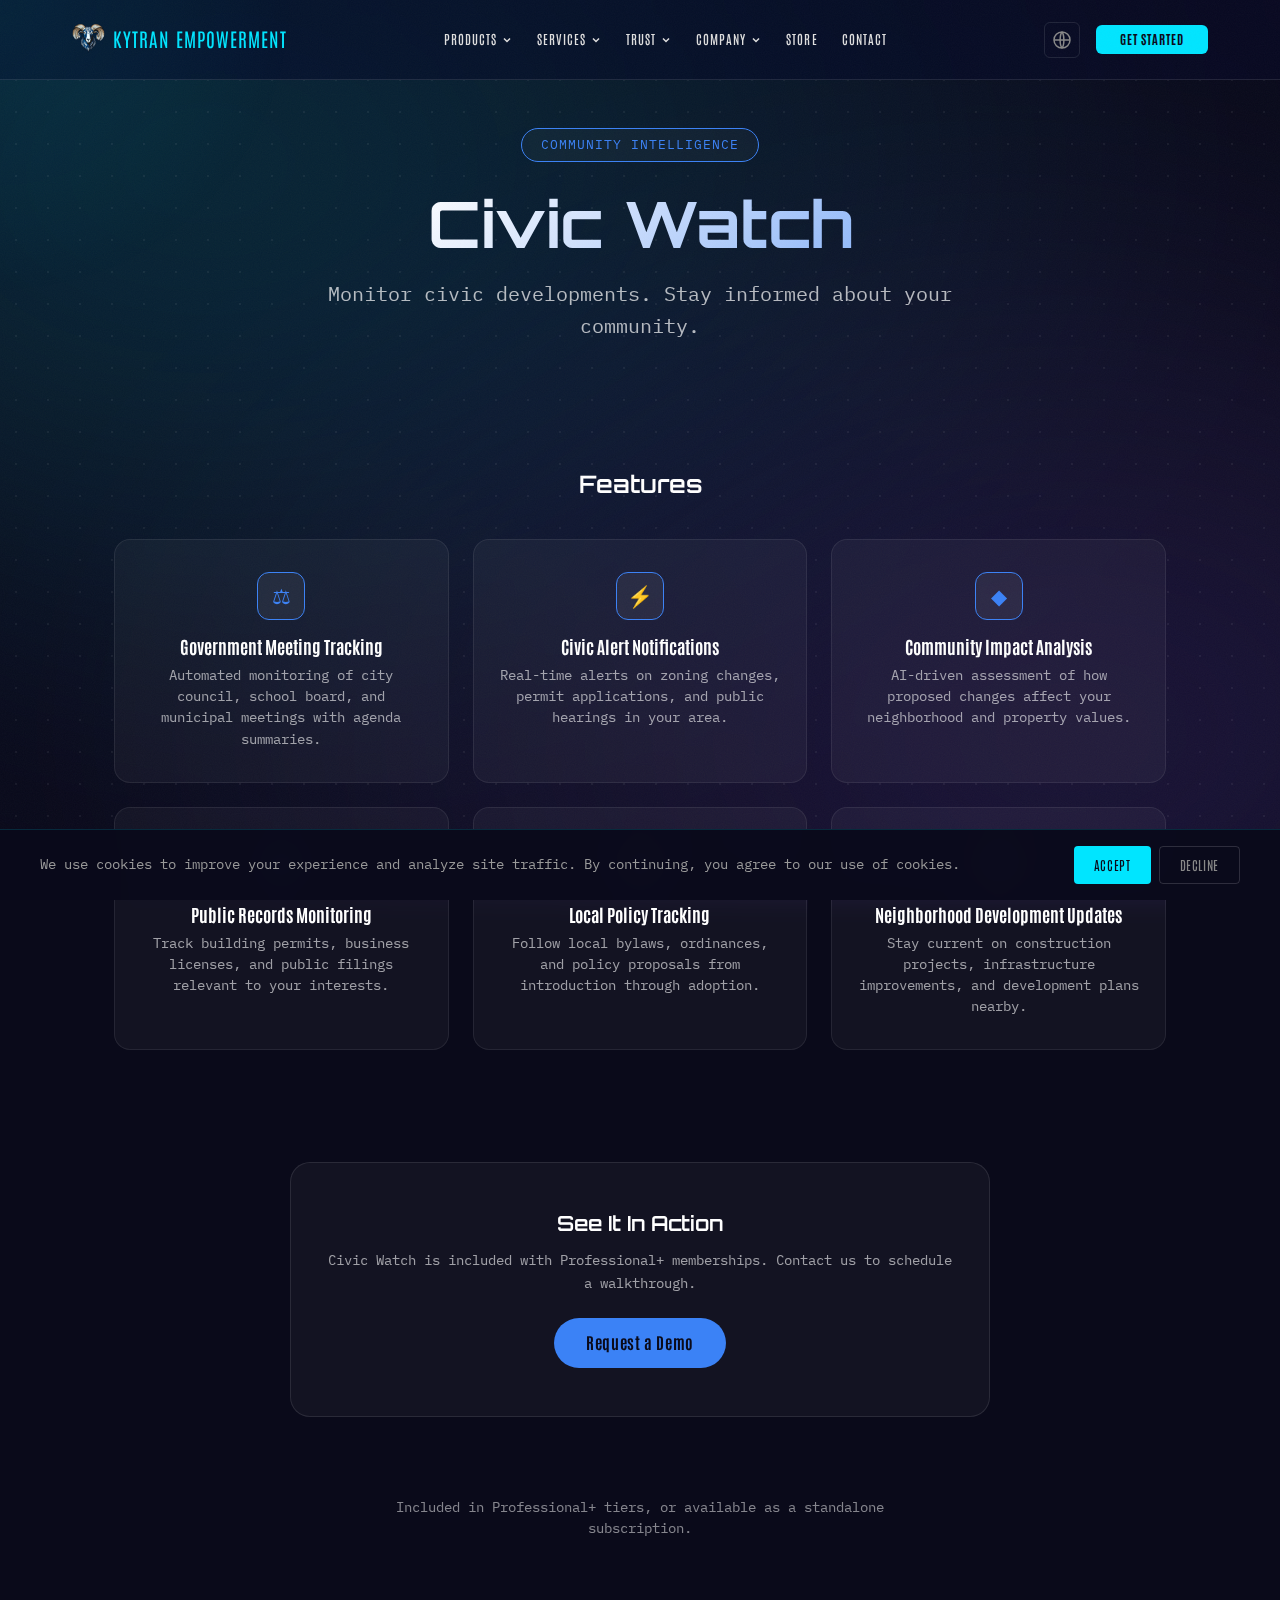
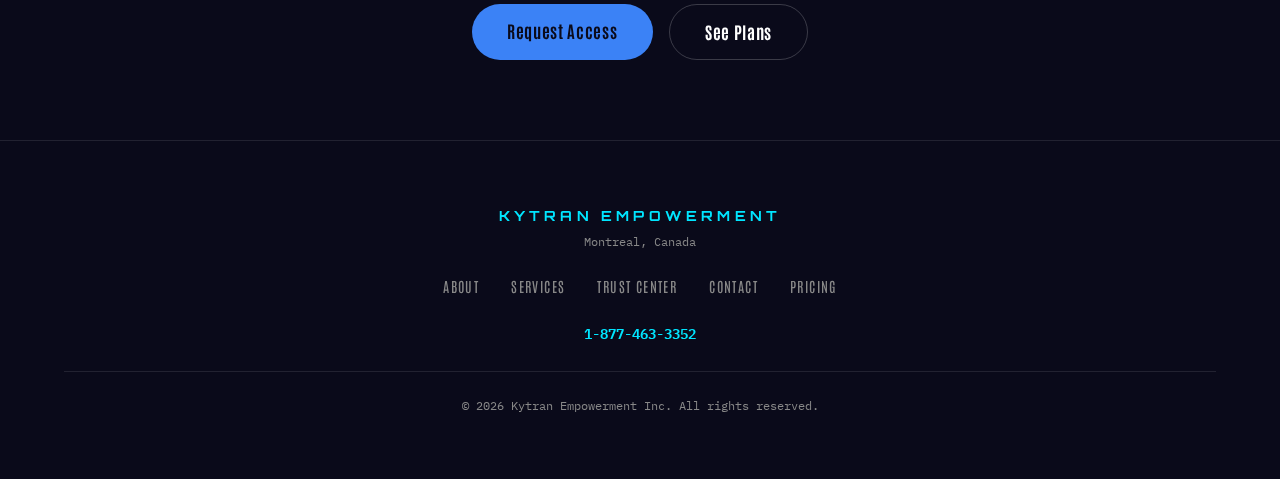
<file: civic-watch.html>
<!DOCTYPE html>
<html lang="en" data-barba="wrapper">
<head>
    <!-- Google Analytics (fires only after consent) -->
    <script async src="https://www.googletagmanager.com/gtag/js?id=G-259QFNHSSN"></script>
    <script>
      window.dataLayer = window.dataLayer || [];
      function gtag(){dataLayer.push(arguments);}
      gtag('js', new Date());
      gtag('consent', 'default', { analytics_storage: 'denied' });
      if (localStorage.getItem('ke-cookie-consent') === 'accepted') {
        gtag('consent', 'update', { analytics_storage: 'granted' });
        gtag('config', 'G-259QFNHSSN', { anonymize_ip: true });
      }
    </script>
    <meta charset="UTF-8">
    <meta name="viewport" content="width=device-width, initial-scale=1.0">
    <title>Civic Watch — Kytran Empowerment</title>
    <meta name="description" content="Civic Watch by Kytran Empowerment — AI-powered municipal monitoring. Track council meetings, bylaws, and local government activity in real time.">
    <meta name="theme-color" content="#0a0a1a">
    <link rel="icon" href="favicon.svg" type="image/svg+xml">
    <link rel="icon" href="favicon.ico" sizes="32x32">
    <link rel="apple-touch-icon" href="assets/apple-touch-icon.png">
    <link rel="manifest" href="site.webmanifest">
    <link rel="preconnect" href="https://fonts.googleapis.com">
    <link rel="preconnect" href="https://fonts.gstatic.com" crossorigin>
    <link href="https://fonts.googleapis.com/css2?family=Antonio:wght@400;700&family=Orbitron:wght@400;500;700;900&family=IBM+Plex+Mono:wght@300;400;500;700&display=swap" rel="stylesheet">
    <link rel="stylesheet" href="css/base.css?v=20260407q">
    <link rel="stylesheet" href="css/components.css?v=20260407q">
    <link rel="stylesheet" href="css/responsive.css?v=20260407q">
    <link rel="stylesheet" href="css/reduced-motion.css?v=20260407q">
    <link rel="stylesheet" href="css/pages/watch.css?v=20260407q">
    <link rel="canonical" href="https://kytranempowerment.com/civic-watch.html">
    <meta property="og:title" content="Civic Watch — Kytran Empowerment">
    <meta property="og:description" content="Civic Watch by Kytran Empowerment — AI-powered municipal monitoring. Track council meetings, bylaws, and local government activity in real time.">
    <meta property="og:url" content="https://kytranempowerment.com/civic-watch.html">
    <meta property="og:image" content="https://kytranempowerment.com/assets/og-default.png">
    <meta property="og:type" content="website">
    <meta name="twitter:card" content="summary_large_image">
</head>
<body>
    <!-- Global background layers -->
    <div class="aurora"></div>
    <div class="dot-grid"></div>
    <div class="noise-overlay"></div>
    <div class="cursor-glow" id="cursorGlow"></div>









    <!-- Navigation -->
    <nav class="nav" role="navigation" aria-label="Main navigation">
      <div class="nav__inner">
        <a href="/" class="nav__brand">
          <img src="assets/logo-sm.png" alt="Kytran Empowerment logo" class="nav__logo-img">
          <span class="nav__brand-text">Kytran Empowerment</span>
        </a>

        <div class="nav__links">
          <div class="nav__dropdown">
            <button class="nav__link nav__dropdown-trigger" aria-expanded="false" aria-haspopup="true">
              <span data-i18n="nav.products">Products</span>
              <svg class="nav__chevron" width="12" height="12" viewBox="0 0 12 12"><path d="M3 4.5L6 7.5L9 4.5" stroke="currentColor" stroke-width="1.5" fill="none"/></svg>
            </button>
            <div class="nav__dropdown-menu">
              <a href="platform.html" class="nav__dropdown-item" data-i18n="nav.platform">Platform (A.R.C.H.I.E.)</a>
              <a href="ai-directors.html" class="nav__dropdown-item" data-i18n="nav.ai_directors">AI Directors</a>
              <a href="archie-code.html" class="nav__dropdown-item" data-i18n="nav.archie_code">ARCHIE Code CLI</a>
              <div class="nav__dropdown-divider"></div>
              <a href="market-watch.html" class="nav__dropdown-item" data-i18n="nav.market_watch">Market Watch</a>
              <a href="civic-watch.html" class="nav__dropdown-item" data-i18n="nav.civic_watch">Civic Watch</a>
              <a href="legal-watch.html" class="nav__dropdown-item" data-i18n="nav.legal_watch">Legal Watch</a>
              <a href="gov-watch.html" class="nav__dropdown-item" data-i18n="nav.gov_watch">Gov Watch</a>
              <a href="what-the-fact.html" class="nav__dropdown-item">What The Fact</a>
              <div class="nav__dropdown-divider"></div>
              <a href="business-suite.html" class="nav__dropdown-item" data-i18n="nav.business_suite">Business Suite</a>
              <a href="system-operations.html" class="nav__dropdown-item" data-i18n="nav.sysops">System Operations</a>
            </div>
          </div>

          <div class="nav__dropdown">
            <button class="nav__link nav__dropdown-trigger" aria-expanded="false" aria-haspopup="true">
              <span data-i18n="nav.services">Services</span>
              <svg class="nav__chevron" width="12" height="12" viewBox="0 0 12 12"><path d="M3 4.5L6 7.5L9 4.5" stroke="currentColor" stroke-width="1.5" fill="none"/></svg>
            </button>
            <div class="nav__dropdown-menu">
              <a href="services.html" class="nav__dropdown-item" data-i18n="nav.all_services">All Services</a>
              <div class="nav__dropdown-divider"></div>
              <a href="website-services.html" class="nav__dropdown-item">Website Design &amp; Hosting</a>
              <a href="security-services.html" class="nav__dropdown-item">Security Testing</a>
              <a href="ai-services.html" class="nav__dropdown-item">AI Automation</a>
              <a href="compliance-services.html" class="nav__dropdown-item" data-i18n="nav.compliance_scanning">Compliance Scanning</a>
              <div class="nav__dropdown-divider"></div>
              <a href="membership.html" class="nav__dropdown-item" data-i18n="nav.pricing">Membership &amp; Pricing</a>
            </div>
          </div>

          <div class="nav__dropdown">
            <button class="nav__link nav__dropdown-trigger" aria-expanded="false" aria-haspopup="true">
              <span data-i18n="nav.trust">Trust</span>
              <svg class="nav__chevron" width="12" height="12" viewBox="0 0 12 12"><path d="M3 4.5L6 7.5L9 4.5" stroke="currentColor" stroke-width="1.5" fill="none"/></svg>
            </button>
            <div class="nav__dropdown-menu">
              <a href="compliance.html" class="nav__dropdown-item" data-i18n="nav.trust_center">Trust Center</a>
              <a href="competitors.html" class="nav__dropdown-item" data-i18n="nav.competitors">Why A.R.C.H.I.E.</a>
              <a href="creed.html" class="nav__dropdown-item" data-i18n="nav.creed">C.R.E.E.D.</a>
            </div>
          </div>

          <div class="nav__dropdown">
            <button class="nav__link nav__dropdown-trigger" aria-expanded="false" aria-haspopup="true">
              <span data-i18n="nav.company">Company</span>
              <svg class="nav__chevron" width="12" height="12" viewBox="0 0 12 12"><path d="M3 4.5L6 7.5L9 4.5" stroke="currentColor" stroke-width="1.5" fill="none"/></svg>
            </button>
            <div class="nav__dropdown-menu">
              <a href="about.html" class="nav__dropdown-item" data-i18n="nav.about">About</a>
              <a href="vision.html" class="nav__dropdown-item" data-i18n="nav.vision">Vision</a>
              <a href="directory.html" class="nav__dropdown-item" data-i18n="nav.directory">Directory</a>
              <a href="tips.html" class="nav__dropdown-item" data-i18n="nav.tips">Tips &amp; Tricks</a>
              <a href="links.html" class="nav__dropdown-item" data-i18n="nav.links">Programs &amp; Resources</a>
              <a href="submit-story.html" class="nav__dropdown-item" data-i18n="nav.submit_story">Submit Your Story</a>
            </div>
          </div>

          <a href="store.html" class="nav__link" data-i18n="nav.store">Store</a>
          <a href="contact.html" class="nav__link" data-i18n="nav.contact">Contact</a>
        </div>

        <div class="nav__actions">
          <button class="nav__lang-btn" aria-label="Change language" title="Change language">
            <svg width="20" height="20" viewBox="0 0 20 20" fill="none"><circle cx="10" cy="10" r="8" stroke="currentColor" stroke-width="1.5"/><path d="M2 10h16M10 2c-2.5 3-2.5 13 0 16M10 2c2.5 3 2.5 13 0 16" stroke="currentColor" stroke-width="1.5"/></svg>
          </button>
          <a href="membership.html" class="nav__link nav__link--cta" data-i18n="nav.get_started">Get Started</a>
          <button class="nav__menu-btn" aria-label="Toggle menu" aria-expanded="false">
            <span class="nav__menu-icon"></span>
          </button>
        </div>
      </div>


    </nav>

    <div class="lang-overlay" hidden>
      <div class="lang-overlay__panel">
        <button class="lang-overlay__close" aria-label="Close language selector">&times;</button>
        <h3 class="lang-overlay__title" data-i18n="lang.choose">Choose Language</h3>
        <div class="lang-overlay__grid">
          <button class="lang-overlay__btn" data-lang="en">English</button>
          <button class="lang-overlay__btn" data-lang="fr">Fran&ccedil;ais (QC)</button>
          <button class="lang-overlay__btn" data-lang="es">Espa&ntilde;ol</button>
          <button class="lang-overlay__btn" data-lang="pt">Portugu&ecirc;s</button>
          <button class="lang-overlay__btn" data-lang="de">Deutsch</button>
          <button class="lang-overlay__btn" data-lang="zh">&#20013;&#25991;</button>
          <button class="lang-overlay__btn" data-lang="ar" dir="rtl">&#1575;&#1604;&#1593;&#1585;&#1576;&#1610;&#1577;</button>
          <button class="lang-overlay__btn" data-lang="he" dir="rtl">&#1506;&#1489;&#1512;&#1497;&#1514;</button>
        </div>
      </div>
    </div>

    <div class="nav-mobile" id="navMobile" aria-hidden="true">
      <div class="nav-mobile__inner">
        <div class="nav-mobile__group">
          <button class="nav-mobile__trigger" aria-expanded="false">
            <span data-i18n="nav.products">Products</span>
            <svg class="nav-mobile__chevron" width="16" height="16" viewBox="0 0 12 12"><path d="M3 4.5L6 7.5L9 4.5" stroke="currentColor" stroke-width="1.5" fill="none"/></svg>
          </button>
          <div class="nav-mobile__items">
            <a href="platform.html" data-i18n="nav.platform">Platform (A.R.C.H.I.E.)</a>
            <a href="ai-directors.html" data-i18n="nav.ai_directors">AI Directors</a>
            <a href="archie-code.html" data-i18n="nav.archie_code">ARCHIE Code CLI</a>
            <a href="market-watch.html" data-i18n="nav.market_watch">Market Watch</a>
            <a href="civic-watch.html" data-i18n="nav.civic_watch">Civic Watch</a>
            <a href="legal-watch.html" data-i18n="nav.legal_watch">Legal Watch</a>
            <a href="gov-watch.html" data-i18n="nav.gov_watch">Gov Watch</a>
            <a href="what-the-fact.html">What The Fact</a>
            <a href="business-suite.html" data-i18n="nav.business_suite">Business Suite</a>
            <a href="system-operations.html" data-i18n="nav.sysops">System Operations</a>
          </div>
        </div>
        <div class="nav-mobile__group">
          <button class="nav-mobile__trigger" aria-expanded="false">
            <span data-i18n="nav.services">Services</span>
            <svg class="nav-mobile__chevron" width="16" height="16" viewBox="0 0 12 12"><path d="M3 4.5L6 7.5L9 4.5" stroke="currentColor" stroke-width="1.5" fill="none"/></svg>
          </button>
          <div class="nav-mobile__items">
            <a href="services.html" data-i18n="nav.all_services">All Services</a>
            <a href="website-services.html">Website Design &amp; Hosting</a>
            <a href="security-services.html">Security Testing</a>
            <a href="ai-services.html">AI Automation</a>
            <a href="compliance-services.html" data-i18n="nav.compliance_scanning">Compliance Scanning</a>
            <a href="membership.html" data-i18n="nav.pricing">Membership &amp; Pricing</a>
          </div>
        </div>
        <div class="nav-mobile__group">
          <button class="nav-mobile__trigger" aria-expanded="false">
            <span data-i18n="nav.trust">Trust</span>
            <svg class="nav-mobile__chevron" width="16" height="16" viewBox="0 0 12 12"><path d="M3 4.5L6 7.5L9 4.5" stroke="currentColor" stroke-width="1.5" fill="none"/></svg>
          </button>
          <div class="nav-mobile__items">
            <a href="compliance.html" data-i18n="nav.trust_center">Trust Center</a>
            <a href="competitors.html" data-i18n="nav.competitors">Why A.R.C.H.I.E.</a>
            <a href="creed.html" data-i18n="nav.creed">C.R.E.E.D.</a>
          </div>
        </div>
        <div class="nav-mobile__group">
          <button class="nav-mobile__trigger" aria-expanded="false">
            <span data-i18n="nav.company">Company</span>
            <svg class="nav-mobile__chevron" width="16" height="16" viewBox="0 0 12 12"><path d="M3 4.5L6 7.5L9 4.5" stroke="currentColor" stroke-width="1.5" fill="none"/></svg>
          </button>
          <div class="nav-mobile__items">
            <a href="about.html" data-i18n="nav.about">About</a>
            <a href="vision.html" data-i18n="nav.vision">Vision</a>
            <a href="directory.html" data-i18n="nav.directory">Directory</a>
            <a href="tips.html" data-i18n="nav.tips">Tips &amp; Tricks</a>
            <a href="links.html" data-i18n="nav.links">Programs &amp; Resources</a>
            <a href="submit-story.html" data-i18n="nav.submit_story">Submit Your Story</a>
          </div>
        </div>
        <a href="store.html" class="nav-mobile__direct" data-i18n="nav.store">Store</a>
        <a href="contact.html" class="nav-mobile__direct" data-i18n="nav.contact">Contact</a>
        <a href="membership.html" class="nav-mobile__cta" data-i18n="nav.get_started">Get Started</a>
      </div>
    </div>


    <!-- Page content -->
    <main data-barba="container" data-barba-namespace="civic-watch">
      <div class="watch-page" style="--watch-accent: #3b82f6">

        <section class="watch-hero">
            <span class="watch-hero__badge" data-i18n="watch.civic.badge">Community Intelligence</span>
            <h1 class="watch-hero__title" data-i18n="watch.civic.title">Civic Watch</h1>
            <p class="watch-hero__subtitle" data-i18n="watch.civic.subtitle">Monitor civic developments. Stay informed about your community.</p>
        </section>

        <section class="watch-features">
            <h2 class="watch-features__heading" data-i18n="watch.features">Features</h2>
            <div class="watch-features__grid">
                <div class="watch-feature">
                    <div class="watch-feature__icon">&#9878;</div>
                    <h3 class="watch-feature__title">Government Meeting Tracking</h3>
                    <p class="watch-feature__text">Automated monitoring of city council, school board, and municipal meetings with agenda summaries.</p>
                </div>
                <div class="watch-feature">
                    <div class="watch-feature__icon">&#9889;</div>
                    <h3 class="watch-feature__title">Civic Alert Notifications</h3>
                    <p class="watch-feature__text">Real-time alerts on zoning changes, permit applications, and public hearings in your area.</p>
                </div>
                <div class="watch-feature">
                    <div class="watch-feature__icon">&#9670;</div>
                    <h3 class="watch-feature__title">Community Impact Analysis</h3>
                    <p class="watch-feature__text">AI-driven assessment of how proposed changes affect your neighborhood and property values.</p>
                </div>
                <div class="watch-feature">
                    <div class="watch-feature__icon">&#9635;</div>
                    <h3 class="watch-feature__title">Public Records Monitoring</h3>
                    <p class="watch-feature__text">Track building permits, business licenses, and public filings relevant to your interests.</p>
                </div>
                <div class="watch-feature">
                    <div class="watch-feature__icon">&#9672;</div>
                    <h3 class="watch-feature__title">Local Policy Tracking</h3>
                    <p class="watch-feature__text">Follow local bylaws, ordinances, and policy proposals from introduction through adoption.</p>
                </div>
                <div class="watch-feature">
                    <div class="watch-feature__icon">&#9650;</div>
                    <h3 class="watch-feature__title">Neighborhood Development Updates</h3>
                    <p class="watch-feature__text">Stay current on construction projects, infrastructure improvements, and development plans nearby.</p>
                </div>
            </div>
        </section>

        <section class="watch-demo">
            <div class="watch-demo__panel">
                <h2 class="watch-demo__heading" data-i18n="watch.demo.title">See It In Action</h2>
                <p class="watch-demo__text" data-i18n="watch.demo.text_civic">Civic Watch is included with Professional+ memberships. Contact us to schedule a walkthrough.</p>
                <a href="contact.html" class="watch-demo__link" data-i18n="watch.civic.try">Request a Demo</a>
            </div>
        </section>

        <section class="watch-pricing">
            <p class="watch-pricing__text" data-i18n="watch.civic.pricing">Included in Professional+ tiers, or available as a standalone subscription.</p>
        </section>

        <div class="watch-cta">
            <a href="contact.html" class="watch-cta__primary" data-i18n="watch.civic.cta_try">Request Access</a>
            <a href="membership.html" class="watch-cta__secondary" data-i18n="watch.cta_plans">See Plans</a>
        </div>

      </div>
    </main>

    <!-- Footer -->
    <footer class="footer">
        <div class="footer__inner container">
            <div class="footer__brand">
                <span class="footer__logo">KYTRAN EMPOWERMENT</span>
                <p class="footer__tagline">Montreal, Canada</p>
            </div>
            <div class="footer__links">
                <a href="about.html" data-i18n="nav.about">About</a>
                <a href="services.html" data-i18n="nav.all_services">Services</a>
                <a href="compliance.html" data-i18n="nav.trust_center">Trust Center</a>
                <a href="contact.html" data-i18n="nav.contact">Contact</a>
                <a href="membership.html" data-i18n="nav.pricing">Pricing</a>
            </div>
            <div class="footer__contact">
                <a href="tel:+18774633352" data-i18n="common.phone">1-877-463-3352</a>
            </div>
            <div class="footer__copyright" data-i18n="footer.copyright">&copy; 2026 Kytran Empowerment Inc. All rights reserved.</div>
        </div>
    </footer>
    <!-- Scripts -->
    <script defer src="js/lib/gsap.min.js?v=20260407q"></script>
    <script defer src="js/lib/ScrollTrigger.min.js?v=20260407q"></script>
    <script defer src="js/lib/lenis.min.js?v=20260407q"></script>
    <script defer src="js/lib/splitting.min.js?v=20260407q"></script>
    <script defer src="js/lib/barba.min.js?v=20260407q"></script>
    <script defer src="js/effects.js?v=20260407q"></script>
    <script defer src="js/nav.js?v=20260407q"></script>
    <script defer src="js/transitions.js?v=20260407q"></script>
    <script defer src="js/i18n.js?v=20260407q"></script>
    <script defer src="js/app.js?v=20260407q"></script>
    <!-- Cookie Consent -->
    <div id="cookieConsent" class="cookie-consent" style="display:none;">
      <div class="cookie-consent__inner">
        <p class="cookie-consent__text" data-i18n="cookie.text">We use cookies to improve your experience and analyze site traffic. By continuing, you agree to our use of cookies.</p>
        <div class="cookie-consent__actions">
          <button class="cookie-consent__btn cookie-consent__btn--accept" onclick="acceptCookies()" data-i18n="cookie.accept">Accept</button>
          <button class="cookie-consent__btn cookie-consent__btn--decline" onclick="declineCookies()" data-i18n="cookie.decline">Decline</button>
        </div>
      </div>
    </div>
    <script>
    (function() {
      var consent = localStorage.getItem('ke-cookie-consent');
      if (!consent) {
        document.getElementById('cookieConsent').style.display = 'block';
      }
    })();
    function acceptCookies() {
      localStorage.setItem('ke-cookie-consent', 'accepted');
      document.getElementById('cookieConsent').style.display = 'none';
      if (typeof gtag === 'function') {
        gtag('consent', 'update', { analytics_storage: 'granted' });
        gtag('config', 'G-259QFNHSSN', { anonymize_ip: true });
      }
    }
    function declineCookies() {
      localStorage.setItem('ke-cookie-consent', 'declined');
      document.getElementById('cookieConsent').style.display = 'none';
    }
    </script>
</body>
</html>
</file>
<file: css/components.css>
/* ==========================================================================
   Kytran Empowerment — Component Styles
   Navigation, buttons, glass panels, cards, hero, footer, overlays
   ========================================================================== */

/* --------------------------------------------------------------------------
   Navigation — Mega-dropdown desktop + bounded accordion mobile
   -------------------------------------------------------------------------- */
.nav {
    position: fixed;
    top: 0;
    left: 0;
    right: 0;
    z-index: 1000;
    height: var(--nav-height);
    backdrop-filter: blur(16px) saturate(180%);
    -webkit-backdrop-filter: blur(16px) saturate(180%);
    background: rgba(10, 10, 30, 0.6);
    border-bottom: 1px solid var(--color-border);
    transition: background var(--speed-medium) ease,
                box-shadow var(--speed-medium) ease;
}

.nav--scrolled {
    background: rgba(10, 10, 30, 0.85);
    box-shadow: 0 4px 30px rgba(0, 0, 0, 0.3);
}

.nav__inner {
    display: flex;
    align-items: center;
    justify-content: space-between;
    height: 100%;
    max-width: var(--max-width);
    margin: 0 auto;
    padding-inline: var(--space-xl);
}

/* --- Brand --- */
.nav__brand {
    display: flex;
    align-items: center;
    gap: var(--space-sm);
    text-decoration: none;
    color: var(--color-text);
    flex-shrink: 0;
}

.nav__logo-img {
    height: 40px;
    width: auto;
    object-fit: contain;
}

.nav__brand-text {
    font-family: var(--font-nav);
    font-size: 1.2rem;
    letter-spacing: 0.05em;
    text-transform: uppercase;
    color: var(--color-primary);
}

/* --- Desktop link row --- */
.nav__links {
    display: flex;
    align-items: center;
    gap: var(--space-lg);
}

.nav__link {
    font-family: var(--font-nav);
    font-size: 0.8rem;
    font-weight: 400;
    text-transform: uppercase;
    letter-spacing: 0.08em;
    color: var(--color-text);
    position: relative;
    padding-block: var(--space-xs);
    transition: color var(--speed-fast) ease;
    background: none;
    border: none;
    cursor: pointer;
    display: inline-flex;
    align-items: center;
    gap: 4px;
    text-decoration: none;
}

.nav__link::after {
    content: '';
    position: absolute;
    bottom: -2px;
    left: 0;
    width: 100%;
    height: 2px;
    background: var(--color-primary);
    transform: scaleX(0);
    transform-origin: right;
    transition: transform var(--speed-medium) var(--ease-out);
}

.nav__link:hover { color: #fff; }
.nav__link:hover::after { transform: scaleX(1); transform-origin: left; }

/* CTA button */
.nav__link--cta {
    background: var(--color-primary);
    color: var(--color-base);
    padding: var(--space-xs) var(--space-lg);
    border-radius: 6px;
    font-weight: 700;
    text-decoration: none;
    transition: background var(--speed-fast) ease,
                box-shadow var(--speed-fast) ease;
}
.nav__link--cta::after { display: none; }
.nav__link--cta:hover {
    color: var(--color-base);
    background: #33ecff;
    box-shadow: 0 0 20px rgba(0, 229, 255, 0.3);
}

/* --- Chevron --- */
.nav__chevron {
    transition: transform var(--speed-fast) ease;
    flex-shrink: 0;
}
.nav__dropdown-trigger[aria-expanded="true"] .nav__chevron {
    transform: rotate(180deg);
}

/* --- Dropdown container --- */
.nav__dropdown {
    position: relative;
}

/* --- Dropdown menu --- */
.nav__dropdown-menu {
    position: absolute;
    top: calc(100% + var(--space-sm));
    left: 50%;
    transform: translateX(-50%) translateY(4px);
    min-width: 220px;
    background: rgba(14, 14, 36, 0.95);
    backdrop-filter: blur(20px) saturate(180%);
    -webkit-backdrop-filter: blur(20px) saturate(180%);
    border: 1px solid var(--color-border);
    border-radius: 8px;
    padding: var(--space-sm) 0;
    opacity: 0;
    visibility: hidden;
    pointer-events: none;
    transition: opacity var(--speed-fast) ease,
                transform var(--speed-fast) ease,
                visibility var(--speed-fast) ease;
    box-shadow: 0 8px 32px rgba(0, 0, 0, 0.4);
    z-index: 100;
}

.nav__dropdown-trigger[aria-expanded="true"] + .nav__dropdown-menu {
    opacity: 1;
    visibility: visible;
    pointer-events: auto;
    transform: translateX(-50%) translateY(0);
}

/* --- Dropdown items --- */
.nav__dropdown-item {
    display: block;
    padding: var(--space-xs) var(--space-lg);
    font-family: var(--font-nav);
    font-size: 0.85rem;
    letter-spacing: 0.08em;
    color: var(--color-text-muted);
    text-decoration: none;
    transition: color var(--speed-fast) ease,
                background var(--speed-fast) ease;
    white-space: nowrap;
}
.nav__dropdown-item:hover {
    color: var(--color-primary);
    background: rgba(0, 229, 255, 0.05);
}

/* --- Dropdown divider --- */
.nav__dropdown-divider {
    height: 1px;
    background: var(--color-border);
    margin: var(--space-xs) var(--space-lg);
}

/* --- Right-side actions --- */
.nav__actions {
    display: flex;
    align-items: center;
    gap: var(--space-md);
    flex-shrink: 0;
}

/* Globe icon button */
.nav__lang-btn {
    display: flex;
    align-items: center;
    justify-content: center;
    width: 36px;
    height: 36px;
    color: var(--color-text-muted);
    border: 1px solid var(--color-border);
    border-radius: 6px;
    background: none;
    cursor: pointer;
    transition: color var(--speed-fast) ease,
                border-color var(--speed-fast) ease;
}
.nav__lang-btn:hover {
    color: var(--color-primary);
    border-color: var(--color-primary);
}

/* Hamburger button — hidden on desktop */
.nav__menu-btn {
    display: none;
    align-items: center;
    justify-content: center;
    width: 36px;
    height: 36px;
    background: none;
    border: none;
    cursor: pointer;
    position: relative;
}

/* Hamburger icon (3 lines via pseudo + span) */
.nav__menu-icon,
.nav__menu-icon::before,
.nav__menu-icon::after {
    display: block;
    width: 22px;
    height: 2px;
    background: var(--color-text);
    border-radius: 2px;
    transition: transform var(--speed-medium) var(--ease-out),
                opacity var(--speed-fast) ease;
}
.nav__menu-icon::before,
.nav__menu-icon::after {
    content: '';
    position: absolute;
}
.nav__menu-icon::before { top: 10px; }
.nav__menu-icon::after  { top: 22px; }

/* X animation */
.nav__menu-btn[aria-expanded="true"] .nav__menu-icon {
    background: transparent;
}
.nav__menu-btn[aria-expanded="true"] .nav__menu-icon::before {
    top: 16px;
    transform: rotate(45deg);
}
.nav__menu-btn[aria-expanded="true"] .nav__menu-icon::after {
    top: 16px;
    transform: rotate(-45deg);
}

/* --------------------------------------------------------------------------
   Language Overlay
   -------------------------------------------------------------------------- */
.lang-overlay {
    position: fixed;
    top: 0;
    left: 0;
    width: 100vw;
    height: 100vh;
    z-index: 2000;
    display: flex;
    align-items: center;
    justify-content: center;
    background: rgba(0, 0, 0, 0.75);
    backdrop-filter: blur(6px);
    -webkit-backdrop-filter: blur(6px);
    transition: opacity var(--speed-medium) ease;
}
.lang-overlay[hidden] { display: none; }

.lang-overlay__panel {
    background: rgba(14, 14, 36, 0.95);
    border: 1px solid var(--color-border);
    border-radius: 12px;
    padding: var(--space-2xl);
    min-width: 360px;
    text-align: center;
    position: relative;
}

.lang-overlay__close {
    position: absolute;
    top: var(--space-sm);
    right: var(--space-md);
    background: none;
    border: none;
    color: var(--color-text-muted);
    font-size: 1.5rem;
    cursor: pointer;
    transition: color var(--speed-fast) ease;
    line-height: 1;
}
.lang-overlay__close:hover { color: var(--color-primary); }

.lang-overlay__title {
    font-family: var(--font-heading);
    font-size: var(--text-xl);
    margin-bottom: var(--space-xl);
    color: var(--color-text);
}

.lang-overlay__grid {
    display: grid;
    grid-template-columns: 1fr 1fr;
    gap: var(--space-sm);
}

.lang-overlay__btn {
    font-family: var(--font-nav);
    font-size: var(--text-sm);
    text-transform: uppercase;
    letter-spacing: 0.1em;
    padding: var(--space-sm) var(--space-md);
    border: 1px solid var(--color-border);
    border-radius: 6px;
    color: var(--color-text);
    background: none;
    cursor: pointer;
    transition: all var(--speed-fast) ease;
}
.lang-overlay__btn:hover,
.lang-overlay__btn.active {
    border-color: var(--color-primary);
    color: var(--color-primary);
    background: rgba(0, 229, 255, 0.05);
}

/* --------------------------------------------------------------------------
   Mobile Navigation — Bounded accordion panel
   -------------------------------------------------------------------------- */
.nav-mobile {
    display: none;
    position: fixed;
    top: var(--nav-height);
    right: 0;
    width: 85vw;
    max-width: 400px;
    max-height: 80vh;
    background: rgba(10, 10, 30, 0.97);
    backdrop-filter: blur(20px) saturate(180%);
    -webkit-backdrop-filter: blur(20px) saturate(180%);
    border-left: 1px solid var(--color-border);
    border-bottom: 1px solid var(--color-border);
    border-radius: 0 0 0 12px;
    z-index: 999;
    overflow-y: auto;
    transform: translateX(100%);
    transition: transform var(--speed-medium) var(--ease-out);
    box-shadow: -4px 4px 30px rgba(0, 0, 0, 0.4);
}
.nav-mobile[aria-hidden="false"] {
    display: block;
    transform: translateX(0);
}

.nav-mobile__inner {
    padding: var(--space-lg) var(--space-xl);
    display: flex;
    flex-direction: column;
    gap: var(--space-xs);
    align-items: center;
    text-align: center;
}

/* Accordion group */
.nav-mobile__group {
    border-bottom: 1px solid var(--color-border);
    width: 100%;
}

.nav-mobile__trigger {
    display: flex;
    align-items: center;
    justify-content: center;
    width: 100%;
    padding: var(--space-md) 0;
    font-family: var(--font-nav);
    font-size: 1rem;
    text-transform: uppercase;
    letter-spacing: 0.12em;
    color: var(--color-text);
    background: none;
    border: none;
    cursor: pointer;
    transition: color var(--speed-fast) ease;
    gap: var(--space-sm);
}
.nav-mobile__trigger:hover { color: var(--color-primary); }

.nav-mobile__chevron {
    transition: transform var(--speed-fast) ease;
    flex-shrink: 0;
    color: var(--color-text-muted);
}
.nav-mobile__trigger[aria-expanded="true"] .nav-mobile__chevron {
    transform: rotate(180deg);
    color: var(--color-primary);
}

/* Accordion items — hidden by default */
.nav-mobile__items {
    display: none;
    flex-direction: column;
    padding-bottom: var(--space-md);
}
.nav-mobile__trigger[aria-expanded="true"] + .nav-mobile__items {
    display: flex;
}

.nav-mobile__items {
    align-items: center;
}

.nav-mobile__items a {
    padding: var(--space-xs) var(--space-md);
    font-family: var(--font-nav);
    font-size: 0.9rem;
    letter-spacing: 0.08em;
    color: var(--color-text-muted);
    text-decoration: none;
    transition: color var(--speed-fast) ease;
    text-align: center;
}
.nav-mobile__items a:hover { color: var(--color-primary); }

/* Direct links (Store, Contact) */
.nav-mobile__direct {
    display: block;
    width: 100%;
    padding: var(--space-md) 0;
    font-family: var(--font-nav);
    font-size: 1rem;
    text-transform: uppercase;
    letter-spacing: 0.12em;
    color: var(--color-text);
    text-decoration: none;
    text-align: center;
    border-bottom: 1px solid var(--color-border);
    transition: color var(--speed-fast) ease;
}
.nav-mobile__direct:hover { color: var(--color-primary); }

/* CTA link at bottom */
.nav-mobile__cta {
    display: block;
    text-align: center;
    margin-top: var(--space-md);
    padding: var(--space-sm) var(--space-lg);
    background: var(--color-primary);
    color: var(--color-base);
    font-family: var(--font-nav);
    font-size: 0.9rem;
    font-weight: 700;
    text-transform: uppercase;
    letter-spacing: 0.12em;
    border-radius: 6px;
    text-decoration: none;
    transition: background var(--speed-fast) ease,
                box-shadow var(--speed-fast) ease;
}
.nav-mobile__cta:hover {
    background: #33ecff;
    box-shadow: 0 0 20px rgba(0, 229, 255, 0.3);
    color: var(--color-base);
}

/* --------------------------------------------------------------------------
   Buttons
   -------------------------------------------------------------------------- */
.btn {
    display: inline-flex;
    align-items: center;
    justify-content: center;
    gap: var(--space-sm);
    font-family: var(--font-nav);
    font-size: var(--text-sm);
    font-weight: 700;
    text-transform: uppercase;
    letter-spacing: 0.15em;
    padding: var(--space-sm) var(--space-xl);
    border-radius: 6px;
    border: 2px solid transparent;
    cursor: pointer;
    transition: all var(--speed-medium) var(--ease-out);
    position: relative;
    overflow: hidden;
    text-decoration: none;
}

.btn--primary {
    background: var(--color-primary);
    color: var(--color-base);
    border-color: var(--color-primary);
}

.btn--primary:hover {
    color: var(--color-base);
    background: #33ecff;
    box-shadow: 0 0 30px rgba(0, 229, 255, 0.35),
                0 0 60px rgba(0, 229, 255, 0.15);
    transform: translateY(-2px);
}

.btn--outline {
    background: transparent;
    color: var(--color-primary);
    border-color: var(--color-primary);
}

.btn--outline:hover {
    background: var(--color-primary);
    color: var(--color-base);
    box-shadow: 0 0 30px rgba(0, 229, 255, 0.2);
    transform: translateY(-2px);
}

.btn--lg {
    font-size: var(--text-base);
    padding: var(--space-md) var(--space-2xl);
}

/* --------------------------------------------------------------------------
   Glass Panel
   -------------------------------------------------------------------------- */
.glass-panel {
    backdrop-filter: blur(20px) saturate(180%);
    -webkit-backdrop-filter: blur(20px) saturate(180%);
    background: var(--color-glass-bg);
    border: 1px solid var(--color-glass-border);
    border-radius: var(--border-radius);
    text-align: center;
}

/* --------------------------------------------------------------------------
   Card Grid
   -------------------------------------------------------------------------- */
.card-grid {
    display: grid;
    grid-template-columns: repeat(auto-fill, minmax(260px, 1fr));
    gap: var(--space-xl);
}

.card {
    background: var(--color-glass-bg);
    border: 1px solid var(--color-glass-border);
    border-radius: var(--border-radius);
    padding: var(--space-2xl);
    text-align: center;
    transition: transform var(--speed-medium) var(--ease-out),
                box-shadow var(--speed-medium) var(--ease-out),
                border-color var(--speed-medium) ease;
    transform-style: preserve-3d;
    position: relative;
}

.card:hover {
    transform: translateY(-4px);
    box-shadow: 0 8px 40px rgba(0, 229, 255, 0.1),
                0 0 0 1px rgba(0, 229, 255, 0.15);
    border-color: rgba(0, 229, 255, 0.2);
}

.card__icon {
    font-size: var(--text-2xl);
    color: var(--color-primary);
    margin-bottom: var(--space-md);
}

.card__title {
    font-family: var(--font-heading);
    font-size: var(--text-lg);
    margin-bottom: var(--space-sm);
}

.card__text {
    font-size: var(--text-sm);
    color: var(--color-text-muted);
    line-height: 1.7;
}

/* --------------------------------------------------------------------------
   Section Title
   -------------------------------------------------------------------------- */
.section__title {
    font-size: var(--text-3xl);
    text-align: center;
    margin-bottom: var(--space-3xl);
}

/* --------------------------------------------------------------------------
   Hero
   -------------------------------------------------------------------------- */
.hero {
    min-height: 100vh;
    display: flex;
    align-items: center;
    justify-content: center;
    position: relative;
    padding-top: var(--nav-height);
}

.hero__content {
    position: relative;
    z-index: 2;
    text-align: center;
}

.hero__title {
    font-size: var(--text-hero);
    font-weight: 900;
    letter-spacing: 0.15em;
    text-transform: uppercase;
    margin-bottom: var(--space-lg);
    min-height: 1.2em;
}

.hero__tagline {
    font-size: var(--text-2xl);
    font-weight: 500;
    margin-bottom: var(--space-3xl);
}

.hero__stats {
    display: flex;
    align-items: center;
    justify-content: center;
    gap: var(--space-3xl);
    margin-bottom: var(--space-3xl);
}

.hero__stat {
    display: flex;
    flex-direction: column;
    align-items: center;
    gap: var(--space-xs);
}

.hero__stat-number {
    font-family: var(--font-heading);
    font-size: var(--text-4xl);
    font-weight: 900;
    color: var(--color-primary);
    line-height: 1;
}

.hero__stat-label {
    font-size: var(--text-xs);
    text-transform: uppercase;
    letter-spacing: 0.2em;
    color: var(--color-text-muted);
}

.hero__cta {
    display: flex;
    align-items: center;
    justify-content: center;
    gap: var(--space-lg);
    flex-wrap: wrap;
}

.hero__canvas {
    position: absolute;
    inset: 0;
    z-index: 1;
    pointer-events: none;
}

/* --------------------------------------------------------------------------
   Footer
   -------------------------------------------------------------------------- */
.footer {
    border-top: 1px solid var(--color-border);
    padding-block: var(--space-3xl);
}

.footer__inner {
    display: flex;
    flex-direction: column;
    align-items: center;
    text-align: center;
    gap: var(--space-lg);
}

.footer__brand {
    display: flex;
    flex-direction: column;
    align-items: center;
    gap: var(--space-xs);
}

.footer__logo {
    font-family: var(--font-heading);
    font-size: var(--text-sm);
    font-weight: 700;
    color: var(--color-primary);
    letter-spacing: 0.3em;
}

.footer__tagline {
    font-size: var(--text-xs);
    color: var(--color-text-muted);
}

.footer__links {
    display: flex;
    flex-wrap: wrap;
    justify-content: center;
    gap: var(--space-lg) var(--space-xl);
}

.footer__links a {
    font-family: var(--font-nav);
    font-size: var(--text-sm);
    text-transform: uppercase;
    letter-spacing: 0.1em;
    color: var(--color-text-muted);
    transition: color var(--speed-fast) ease;
}

.footer__links a:hover {
    color: var(--color-primary);
}

.footer__contact {
    text-align: center;
}

.footer__contact a {
    color: var(--color-primary);
    font-size: var(--text-sm);
    font-weight: 600;
    text-decoration: none;
    transition: color var(--speed-fast) ease;
}

.footer__contact a:hover {
    color: var(--color-text);
}

.footer__copyright {
    font-size: var(--text-xs);
    color: var(--color-text-muted);
    text-align: center;
    padding-top: var(--space-lg);
    border-top: 1px solid var(--color-border);
    width: 100%;
}


/* --------------------------------------------------------------------------
   Trust Strip (badges section)
   -------------------------------------------------------------------------- */
.trust-strip {
    border-top: 1px solid var(--color-border);
    border-bottom: 1px solid var(--color-border);
}

/* --------------------------------------------------------------------------
   CTA Section
   -------------------------------------------------------------------------- */
.cta-section {
    padding-bottom: var(--space-section);
}

/* --------------------------------------------------------------------------
   Cookie Consent Banner
   -------------------------------------------------------------------------- */
.cookie-consent {
    position: fixed;
    bottom: 0;
    left: 0;
    right: 0;
    z-index: 9999;
    background: rgba(10, 10, 26, 0.95);
    backdrop-filter: blur(16px);
    -webkit-backdrop-filter: blur(16px);
    border-top: 1px solid rgba(0, 229, 255, 0.15);
    padding: 1rem 1.5rem;
}
.cookie-consent__inner {
    max-width: 1200px;
    margin: 0 auto;
    display: flex;
    align-items: center;
    justify-content: space-between;
    gap: 1rem;
    flex-wrap: wrap;
}
.cookie-consent__text {
    font-size: 0.85rem;
    color: #999;
    flex: 1;
    min-width: 200px;
}
.cookie-consent__actions {
    display: flex;
    gap: 0.5rem;
}
.cookie-consent__btn {
    padding: 0.5rem 1.25rem;
    border-radius: 4px;
    font-family: var(--font-nav);
    font-size: 0.8rem;
    text-transform: uppercase;
    letter-spacing: 0.05em;
    cursor: pointer;
    border: none;
}
.cookie-consent__btn--accept {
    background: var(--color-primary);
    color: var(--color-base);
}
.cookie-consent__btn--decline {
    background: transparent;
    color: var(--color-text-muted);
    border: 1px solid rgba(255, 255, 255, 0.15);
}
</file>
<file: css/responsive.css>
/* ==========================================================================
   Kytran Empowerment — Responsive Breakpoints
   480px / 768px / 1024px
   ========================================================================== */

/* ==========================================================================
   1024px — Tablet
   ========================================================================== */
@media (max-width: 1024px) {
    :root {
        --space-section: 5rem;
    }

    /* --- Nav: reduce brand text, tighten links --- */
    .nav__brand-text { font-size: 1rem; }
    .nav__links { gap: var(--space-md); }
    .nav__link { font-size: 0.75rem; letter-spacing: 0.1em; }

    /* --- Nav mobile panel: 60vw on tablet --- */
    .nav-mobile { width: 60vw; }

    .hero__stats {
        gap: 1.5rem;
    }

    .card-grid {
        grid-template-columns: repeat(auto-fill, minmax(250px, 1fr));
    }

    /* Pricing: 2 columns + last card stacked centered */
    .pricing-grid {
        grid-template-columns: repeat(2, 1fr);
    }

    .pricing-grid > *:last-child:nth-child(odd) {
        grid-column: 1 / -1;
        max-width: 480px;
        margin-inline: auto;
    }
}

/* ==========================================================================
   768px — Mobile Landscape
   ========================================================================== */
@media (max-width: 768px) {
    /* --- Navigation: hide desktop links, show hamburger --- */
    .nav__links { display: none; }
    .nav__link--cta { display: none; }
    .nav__menu-btn { display: flex; }

    /* --- Nav mobile panel: 85vw on mobile landscape --- */
    .nav-mobile { width: 85vw; }

    /* --- Hero --- */
    .hero__title {
        font-size: clamp(1.5rem, 7vw, 2.5rem);
        word-break: break-word;
        overflow-wrap: break-word;
        hyphens: auto;
        letter-spacing: 0.05em;
    }

    .hero__stats {
        flex-direction: column;
        align-items: center;
    }

    .hero__cta {
        flex-direction: column;
        align-items: center;
    }

    /* --- Card grid: 2 columns at tablet --- */
    .card-grid {
        grid-template-columns: repeat(2, 1fr);
        gap: var(--space-md);
    }

    .card-grid .card {
        max-width: 100%;
        width: 100%;
    }

    /* --- Hero centering --- */
    .hero {
        text-align: center;
    }

    .hero__stats {
        justify-content: center;
    }

    /* --- Directory --- */
    .directory-filters {
        flex-direction: column;
        align-items: stretch;
    }

    /* --- Headings --- */
    h1 {
        font-size: clamp(1.75rem, 6vw, 2.5rem);
    }

    h2 {
        font-size: clamp(1.4rem, 5vw, 2rem);
    }

    h3 {
        font-size: clamp(1.1rem, 4vw, 1.5rem);
    }

    /* --- Comparison table --- */
    .comparison-table {
        overflow-x: auto;
        -webkit-overflow-scrolling: touch;
    }

    .comparison-table th:nth-child(n+4),
    .comparison-table td:nth-child(n+4) {
        display: none;
    }

    /* --- Contact form --- */
    .contact-form {
        grid-template-columns: 1fr;
    }

    .contact-form .form-group--half {
        grid-column: 1;
    }

    /* --- Pricing --- */
    .pricing-grid {
        grid-template-columns: 1fr;
    }

    .pricing-grid > *:last-child:nth-child(odd) {
        grid-column: 1;
        max-width: 100%;
    }
}

/* ==========================================================================
   480px — Mobile Portrait
   ========================================================================== */
@media (max-width: 480px) {
    :root {
        --space-section: 3rem;
        --space-lg: 1.5rem;
    }

    .container {
        padding-inline: 1rem;
    }

    /* --- Single column for all grids --- */
    .card-grid,
    .grid,
    [class*="grid"] {
        grid-template-columns: 1fr;
    }

    /* --- Prevent media overflow --- */
    img, video, iframe {
        max-width: 100%;
        height: auto;
    }

    /* --- Section padding --- */
    section {
        padding-left: var(--space-md);
        padding-right: var(--space-md);
    }

    /* --- Footer --- */
    .footer__inner {
        flex-direction: column;
        align-items: center;
        text-align: center;
    }

    /* --- Language overlay grid --- */
    .lang-overlay__grid {
        grid-template-columns: 1fr;
    }

    /* --- Font sizes further reduced --- */
    h1 {
        font-size: clamp(1.5rem, 8vw, 2rem);
    }

    h2 {
        font-size: clamp(1.25rem, 6vw, 1.6rem);
    }

    h3 {
        font-size: clamp(1rem, 5vw, 1.25rem);
    }

    p, li {
        font-size: clamp(0.875rem, 4vw, 1rem);
    }

    /* --- Nav: smaller brand, full-width mobile panel --- */
    .nav__brand-text { font-size: 0.9rem; }
    .nav__logo-img { height: 30px; }
    .nav-mobile { width: 100vw; max-width: 100vw; border-radius: 0; border-left: none; }

    /* --- Buttons --- */
    .btn {
        width: 100%;
        text-align: center;
    }

    /* --- Hero stats individual items --- */
    .hero__stat {
        width: 100%;
        text-align: center;
    }
}

/* ==========================================================================
   344px — Fold5 Folded / Extra Narrow
   ========================================================================== */
@media (max-width: 400px) {
    h1, .hero__title {
        font-size: clamp(0.95rem, 7vw, 1.3rem);
        letter-spacing: -0.02em;
        overflow-wrap: anywhere;
        max-width: 100%;
    }

    .container {
        padding-inline: 0.75rem;
    }

    .hero__stat-number {
        font-size: 2rem;
    }

    .nav__brand-text {
        font-size: 0.8rem;
        letter-spacing: 0.05em;
    }
}
</file>
<file: css/reduced-motion.css>
/* ==========================================================================
   Kytran Empowerment — Reduced Motion
   Respects prefers-reduced-motion for accessibility
   ========================================================================== */

@media (prefers-reduced-motion: reduce) {
    *, *::before, *::after {
        animation-duration: 0.01ms !important;
        animation-iteration-count: 1 !important;
        transition-duration: 0.01ms !important;
        scroll-behavior: auto !important;
    }

    .aurora::before, .aurora::after {
        animation: none;
        opacity: 0.15;
    }

    .cursor-glow {
        display: none;
    }

    .hero__canvas {
        display: none;
    }
}
</file>
<file: css/pages/watch.css>
/* Watch Product Pages — Shared Styles
   Each page sets --watch-accent on .watch-page wrapper */

.watch-page {
    --watch-accent: #10b981;
}

/* Hero */
.watch-hero {
    padding: 8rem 1.5rem 4rem;
    text-align: center;
    position: relative;
}

.watch-hero__badge {
    display: inline-block;
    padding: 0.35rem 1.2rem;
    border: 1px solid var(--watch-accent);
    border-radius: 999px;
    color: var(--watch-accent);
    font-family: 'IBM Plex Mono', monospace;
    font-size: 0.8rem;
    letter-spacing: 0.08em;
    text-transform: uppercase;
    margin-bottom: 1.5rem;
    background: rgba(255,255,255,0.03);
    backdrop-filter: blur(6px);
}

.watch-hero__title {
    font-family: 'Orbitron', sans-serif;
    font-size: clamp(2.4rem, 5vw, 4rem);
    font-weight: 700;
    background: linear-gradient(135deg, #fff 30%, var(--watch-accent));
    -webkit-background-clip: text;
    -webkit-text-fill-color: transparent;
    background-clip: text;
    margin-bottom: 1rem;
}

.watch-hero__subtitle {
    font-family: 'IBM Plex Mono', monospace;
    font-size: clamp(1rem, 2vw, 1.25rem);
    color: rgba(255,255,255,0.7);
    max-width: 640px;
    margin: 0 auto;
    line-height: 1.6;
}

/* Features Grid */
.watch-features {
    padding: 4rem 1.5rem;
    max-width: 1100px;
    margin: 0 auto;
}

.watch-features__heading {
    font-family: 'Orbitron', sans-serif;
    font-size: 1.5rem;
    font-weight: 600;
    text-align: center;
    margin-bottom: 2.5rem;
    color: #fff;
}

.watch-features__grid {
    display: grid;
    grid-template-columns: repeat(3, 1fr);
    gap: 1.5rem;
}

.watch-feature {
    background: rgba(255,255,255,0.04);
    border: 1px solid rgba(255,255,255,0.08);
    border-radius: 16px;
    padding: 2rem 1.5rem;
    backdrop-filter: blur(12px);
    text-align: center;
    transition: border-color 0.3s, transform 0.3s;
}

.watch-feature:hover {
    border-color: var(--watch-accent);
    transform: translateY(-4px);
}

.watch-feature__icon {
    width: 48px;
    height: 48px;
    border-radius: 12px;
    background: rgba(255,255,255,0.06);
    border: 1px solid var(--watch-accent);
    display: flex;
    align-items: center;
    justify-content: center;
    margin: 0 auto 1rem;
    color: var(--watch-accent);
    font-size: 1.3rem;
}

.watch-feature__title {
    font-family: 'Antonio', sans-serif;
    font-size: 1.1rem;
    font-weight: 700;
    color: #fff;
    margin-bottom: 0.5rem;
}

.watch-feature__text {
    font-family: 'IBM Plex Mono', monospace;
    font-size: 0.85rem;
    color: rgba(255,255,255,0.6);
    line-height: 1.55;
}

/* Demo / Try It Live */
.watch-demo {
    padding: 3rem 1.5rem;
    text-align: center;
}

.watch-demo__panel {
    max-width: 700px;
    margin: 0 auto;
    background: rgba(255,255,255,0.04);
    border: 1px solid rgba(255,255,255,0.1);
    border-radius: 20px;
    padding: 3rem 2rem;
    backdrop-filter: blur(12px);
}

.watch-demo__heading {
    font-family: 'Orbitron', sans-serif;
    font-size: 1.3rem;
    font-weight: 600;
    color: #fff;
    margin-bottom: 0.75rem;
}

.watch-demo__text {
    font-family: 'IBM Plex Mono', monospace;
    font-size: 0.9rem;
    color: rgba(255,255,255,0.6);
    margin-bottom: 1.5rem;
}

.watch-demo__link {
    display: inline-block;
    padding: 0.75rem 2rem;
    background: var(--watch-accent);
    color: #0a0a1a;
    font-family: 'Antonio', sans-serif;
    font-size: 1rem;
    font-weight: 700;
    text-decoration: none;
    border-radius: 999px;
    letter-spacing: 0.04em;
    transition: opacity 0.3s, transform 0.3s;
}

.watch-demo__link:hover {
    opacity: 0.85;
    transform: scale(1.04);
}

/* Pricing Note */
.watch-pricing {
    padding: 2rem 1.5rem 1rem;
    text-align: center;
}

.watch-pricing__text {
    font-family: 'IBM Plex Mono', monospace;
    font-size: 0.85rem;
    color: rgba(255,255,255,0.5);
    max-width: 500px;
    margin: 0 auto;
}

/* CTA */
.watch-cta {
    padding: 3rem 1.5rem 5rem;
    text-align: center;
    display: flex;
    gap: 1rem;
    justify-content: center;
    flex-wrap: wrap;
}

.watch-cta__primary {
    display: inline-block;
    padding: 0.85rem 2.2rem;
    background: var(--watch-accent);
    color: #0a0a1a;
    font-family: 'Antonio', sans-serif;
    font-size: 1.05rem;
    font-weight: 700;
    text-decoration: none;
    border-radius: 999px;
    letter-spacing: 0.04em;
    transition: opacity 0.3s, transform 0.3s;
}

.watch-cta__primary:hover {
    opacity: 0.85;
    transform: scale(1.04);
}

.watch-cta__secondary {
    display: inline-block;
    padding: 0.85rem 2.2rem;
    border: 1px solid rgba(255,255,255,0.2);
    color: #fff;
    font-family: 'Antonio', sans-serif;
    font-size: 1.05rem;
    font-weight: 700;
    text-decoration: none;
    border-radius: 999px;
    letter-spacing: 0.04em;
    background: transparent;
    transition: border-color 0.3s, transform 0.3s;
}

.watch-cta__secondary:hover {
    border-color: var(--watch-accent);
    transform: scale(1.04);
}

/* Responsive */
@media (max-width: 768px) {
    .watch-features__grid {
        grid-template-columns: repeat(2, 1fr);
        gap: 1rem;
    }
    .watch-hero {
        padding: 6rem 1rem 3rem;
    }
    .watch-demo__panel {
        padding: 2rem 1.5rem;
    }
}

@media (max-width: 480px) {
    .watch-features__grid {
        grid-template-columns: 1fr;
    }
    .watch-feature {
        padding: 1.5rem 1.2rem;
    }
    .watch-cta {
        flex-direction: column;
        align-items: center;
    }
}
</file>
<file: css/pages/archie-code.css>
/* ── ARCHIE Code CLI ── */

/* Hero */
.cli-hero {
  padding: 8rem 0 4rem;
  text-align: center;
  position: relative;
}
.cli-hero__title {
  font-family: 'Orbitron', sans-serif;
  font-size: clamp(2rem, 5vw, 3.5rem);
  font-weight: 900;
  margin-bottom: 1rem;
}
.cli-hero__sub {
  font-family: 'IBM Plex Mono', monospace;
  font-size: clamp(0.95rem, 2vw, 1.15rem);
  color: var(--text-secondary, #94a3b8);
  max-width: 600px;
  margin: 0 auto;
}

/* Terminal Demo */
.cli-terminal {
  max-width: 720px;
  margin: 3rem auto 0;
  border-radius: 12px;
  overflow: hidden;
  background: #0d1117;
  box-shadow: 0 8px 32px rgba(0, 0, 0, .45), 0 0 60px rgba(0, 229, 255, .06);
  border: 1px solid rgba(255, 255, 255, .06);
}
.cli-terminal__bar {
  display: flex;
  align-items: center;
  gap: 8px;
  padding: 12px 16px;
  background: #161b22;
  border-bottom: 1px solid rgba(255, 255, 255, .06);
}
.cli-terminal__dot {
  width: 12px;
  height: 12px;
  border-radius: 50%;
}
.cli-terminal__dot--red   { background: #ff5f57; }
.cli-terminal__dot--yellow { background: #febc2e; }
.cli-terminal__dot--green  { background: #28c840; }
.cli-terminal__title {
  flex: 1;
  text-align: center;
  font-family: 'IBM Plex Mono', monospace;
  font-size: 0.75rem;
  color: #8b949e;
}
.cli-terminal__body {
  padding: 1.25rem 1.5rem;
  font-family: 'IBM Plex Mono', monospace;
  font-size: 0.85rem;
  line-height: 1.7;
  color: #c9d1d9;
  overflow-x: auto;
}
.cli-terminal__body .prompt {
  color: #58a6ff;
}
.cli-terminal__body .cmd {
  color: #f0f6fc;
  font-weight: 500;
}
.cli-terminal__body .success {
  color: #3fb950;
}
.cli-terminal__body .output {
  color: #8b949e;
}
.cli-terminal__body .block {
  margin-bottom: 1.25rem;
}
.cli-terminal__body .block:last-child {
  margin-bottom: 0;
}

/* Features Grid */
.cli-features {
  padding: 5rem 0;
}
.cli-features__grid {
  display: grid;
  grid-template-columns: repeat(3, 1fr);
  gap: 1.5rem;
  max-width: 1000px;
  margin: 0 auto;
}
.cli-feature {
  background: rgba(255, 255, 255, .03);
  border: 1px solid rgba(255, 255, 255, .06);
  border-radius: 12px;
  padding: 2rem 1.5rem;
  transition: border-color .25s, transform .25s;
}
.cli-feature:hover {
  border-color: rgba(0, 229, 255, .25);
  transform: translateY(-2px);
}
.cli-feature__icon {
  font-size: 2rem;
  margin-bottom: 1rem;
  display: block;
}
.cli-feature__title {
  font-family: 'Orbitron', sans-serif;
  font-size: 1rem;
  font-weight: 700;
  margin-bottom: .5rem;
  color: var(--text-primary, #f0f6fc);
}
.cli-feature__text {
  font-size: 0.9rem;
  color: var(--text-secondary, #94a3b8);
  line-height: 1.6;
}

/* How It Works — Steps */
.cli-steps {
  padding: 5rem 0;
}
.cli-steps__list {
  display: flex;
  flex-direction: column;
  gap: 2.5rem;
  max-width: 640px;
  margin: 2rem auto 0;
  position: relative;
}
.cli-steps__list::before {
  content: '';
  position: absolute;
  left: 24px;
  top: 0;
  bottom: 0;
  width: 2px;
  background: linear-gradient(180deg, rgba(0, 229, 255, .4), rgba(139, 92, 246, .4));
}
.cli-step {
  display: flex;
  gap: 1.5rem;
  align-items: flex-start;
  position: relative;
}
.cli-step__num {
  flex-shrink: 0;
  width: 48px;
  height: 48px;
  border-radius: 50%;
  display: flex;
  align-items: center;
  justify-content: center;
  font-family: 'Orbitron', sans-serif;
  font-weight: 900;
  font-size: 1.1rem;
  background: linear-gradient(135deg, #00e5ff, #8b5cf6);
  color: #0a0a1a;
  z-index: 1;
}
.cli-step__body h3 {
  font-family: 'Orbitron', sans-serif;
  font-size: 1rem;
  font-weight: 700;
  margin-bottom: .35rem;
  color: var(--text-primary, #f0f6fc);
}
.cli-step__body p {
  font-size: 0.9rem;
  color: var(--text-secondary, #94a3b8);
  line-height: 1.6;
}
.cli-step__body code {
  font-family: 'IBM Plex Mono', monospace;
  background: rgba(0, 229, 255, .08);
  color: #58a6ff;
  padding: 2px 6px;
  border-radius: 4px;
  font-size: 0.85rem;
}

/* Roadmap */
.cli-roadmap {
  padding: 5rem 0;
}
.cli-roadmap__list {
  max-width: 640px;
  margin: 2rem auto 0;
  display: flex;
  flex-direction: column;
  gap: 1.25rem;
}
.cli-roadmap__item {
  display: flex;
  align-items: center;
  gap: 1rem;
  padding: 1rem 1.5rem;
  background: rgba(255, 255, 255, .03);
  border: 1px solid rgba(255, 255, 255, .06);
  border-radius: 10px;
}
.cli-roadmap__badge {
  flex-shrink: 0;
  font-family: 'IBM Plex Mono', monospace;
  font-size: 0.7rem;
  text-transform: uppercase;
  letter-spacing: .05em;
  padding: 4px 10px;
  border-radius: 999px;
  white-space: nowrap;
}
.cli-roadmap__badge--soon {
  background: rgba(0, 229, 255, .12);
  color: #00e5ff;
  border: 1px solid rgba(0, 229, 255, .25);
}
.cli-roadmap__badge--q3 {
  background: rgba(139, 92, 246, .12);
  color: #a78bfa;
  border: 1px solid rgba(139, 92, 246, .25);
}
.cli-roadmap__badge--q4 {
  background: rgba(251, 191, 36, .12);
  color: #fbbf24;
  border: 1px solid rgba(251, 191, 36, .25);
}
.cli-roadmap__text {
  font-size: 0.95rem;
  color: var(--text-primary, #f0f6fc);
}

/* CTA */
.cli-cta {
  padding: 5rem 0;
  text-align: center;
}
.cli-cta__title {
  font-family: 'Orbitron', sans-serif;
  font-size: clamp(1.5rem, 3vw, 2rem);
  font-weight: 700;
  margin-bottom: 1.5rem;
}
.cli-cta__buttons {
  display: flex;
  gap: 1rem;
  justify-content: center;
  flex-wrap: wrap;
}
.cli-cta__btn {
  display: inline-flex;
  align-items: center;
  gap: .5rem;
  padding: .85rem 2rem;
  border-radius: 8px;
  font-family: 'Antonio', sans-serif;
  font-size: 1rem;
  font-weight: 700;
  text-transform: uppercase;
  letter-spacing: .05em;
  text-decoration: none;
  transition: transform .2s, box-shadow .2s;
}
.cli-cta__btn:hover {
  transform: translateY(-2px);
}
.cli-cta__btn--primary {
  background: linear-gradient(135deg, #00e5ff, #8b5cf6);
  color: #0a0a1a;
  box-shadow: 0 4px 20px rgba(0, 229, 255, .25);
}
.cli-cta__btn--primary:hover {
  box-shadow: 0 6px 28px rgba(0, 229, 255, .35);
}
.cli-cta__btn--secondary {
  background: rgba(255, 255, 255, .06);
  border: 1px solid rgba(255, 255, 255, .12);
  color: var(--text-primary, #f0f6fc);
}
.cli-cta__btn--secondary:hover {
  border-color: rgba(255, 255, 255, .25);
  box-shadow: 0 4px 16px rgba(255, 255, 255, .06);
}

/* ── Responsive ── */
@media (max-width: 768px) {
  .cli-features__grid {
    grid-template-columns: repeat(2, 1fr);
    gap: 1rem;
  }
  .cli-terminal {
    margin-left: 1rem;
    margin-right: 1rem;
  }
  .cli-terminal__body {
    font-size: 0.78rem;
    padding: 1rem;
  }
}

@media (max-width: 480px) {
  .cli-hero {
    padding: 6rem 0 3rem;
  }
  .cli-features__grid {
    grid-template-columns: 1fr;
  }
  .cli-feature {
    padding: 1.5rem 1.25rem;
  }
  .cli-steps__list::before {
    left: 18px;
  }
  .cli-step__num {
    width: 36px;
    height: 36px;
    font-size: 0.9rem;
  }
  .cli-cta__buttons {
    flex-direction: column;
    align-items: center;
  }
  .cli-cta__btn {
    width: 100%;
    max-width: 280px;
    justify-content: center;
  }
}
</file>
<file: css/base.css>
/* ==========================================================================
   Kytran Empowerment — Base Styles
   Design tokens, reset, utilities, ambient layers
   ========================================================================== */

/* --------------------------------------------------------------------------
   Design Tokens
   -------------------------------------------------------------------------- */
:root {
    /* Colors */
    --color-base:         #0a0a1a;
    --color-primary:      #00e5ff;
    --color-secondary:    #8b5cf6;
    --color-accent:       #f472b6;
    --color-text:         #e0e0e0;
    --color-text-muted:   #888;
    --color-border:       rgba(255, 255, 255, 0.1);
    --color-glass-bg:     rgba(10, 10, 30, 0.3);
    --color-glass-border: rgba(255, 255, 255, 0.08);

    /* Typography */
    --font-nav:     'Antonio', sans-serif;
    --font-heading: 'Orbitron', sans-serif;
    --font-body:    'IBM Plex Mono', monospace;

    /* Font sizes */
    --text-xs:   0.75rem;
    --text-sm:   0.875rem;
    --text-base: 1rem;
    --text-lg:   1.125rem;
    --text-xl:   1.25rem;
    --text-2xl:  1.5rem;
    --text-3xl:  2rem;
    --text-4xl:  2.5rem;
    --text-hero: clamp(2.5rem, 6vw, 5rem);

    /* Spacing */
    --space-xs:      0.25rem;
    --space-sm:      0.5rem;
    --space-md:      1rem;
    --space-lg:      1.5rem;
    --space-xl:      2rem;
    --space-2xl:     3rem;
    --space-3xl:     4rem;
    --space-section: 8rem;

    /* Layout */
    --max-width:     1200px;
    --nav-height:    80px;
    --border-radius: 12px;

    /* Transitions */
    --ease-out: cubic-bezier(0.16, 1, 0.3, 1);
    --speed-fast:   0.15s;
    --speed-medium: 0.3s;
    --speed-slow:   0.6s;
}

/* --------------------------------------------------------------------------
   CSS Reset
   -------------------------------------------------------------------------- */
*,
*::before,
*::after {
    box-sizing: border-box;
    margin: 0;
    padding: 0;
}

html {
    scroll-behavior: smooth;
    -webkit-text-size-adjust: 100%;
    text-size-adjust: 100%;
    overflow-x: hidden;
}

body {
    font-family: var(--font-body);
    font-size: var(--text-base);
    font-weight: 400;
    line-height: 1.6;
    color: var(--color-text);
    background-color: var(--color-base);
    -webkit-font-smoothing: antialiased;
    -moz-osx-font-smoothing: grayscale;
    overflow-x: hidden;
}

a {
    color: var(--color-primary);
    text-decoration: none;
    transition: color var(--speed-fast) ease;
}

a:hover {
    color: var(--color-secondary);
}

h1, h2, h3, h4, h5, h6 {
    font-family: var(--font-heading);
    font-weight: 700;
    line-height: 1.2;
    color: #fff;
}

img, svg, video, canvas {
    display: block;
    max-width: 100%;
}

button {
    font: inherit;
    cursor: pointer;
    border: none;
    background: none;
    color: inherit;
}

ul, ol {
    list-style: none;
}

/* --------------------------------------------------------------------------
   Utilities
   -------------------------------------------------------------------------- */
.container {
    width: 100%;
    max-width: var(--max-width);
    margin-inline: auto;
    padding-inline: var(--space-lg);
}

.section {
    padding-block: var(--space-section);
    position: relative;
}

.gradient-text {
    background: linear-gradient(135deg, var(--color-primary), var(--color-secondary), var(--color-accent));
    -webkit-background-clip: text;
    background-clip: text;
    -webkit-text-fill-color: transparent;
}

.visually-hidden {
    position: absolute;
    width: 1px;
    height: 1px;
    padding: 0;
    margin: -1px;
    overflow: hidden;
    clip: rect(0, 0, 0, 0);
    white-space: nowrap;
    border: 0;
}

/* --------------------------------------------------------------------------
   Aurora Background
   -------------------------------------------------------------------------- */
.aurora {
    position: fixed;
    inset: 0;
    z-index: -3;
    overflow: hidden;
    pointer-events: none;
}

.aurora::before,
.aurora::after {
    content: '';
    position: absolute;
    width: 120%;
    height: 120%;
    border-radius: 50%;
    filter: blur(120px);
    opacity: 0.15;
    animation: aurora-drift 20s ease-in-out infinite alternate;
}

.aurora::before {
    background: radial-gradient(ellipse at 30% 40%, var(--color-primary), transparent 70%);
    top: -30%;
    left: -20%;
}

.aurora::after {
    background: radial-gradient(ellipse at 70% 60%, var(--color-secondary), transparent 70%);
    bottom: -30%;
    right: -20%;
    animation-delay: -10s;
    animation-direction: alternate-reverse;
}

@keyframes aurora-drift {
    0%   { transform: translate(0, 0) scale(1); }
    50%  { transform: translate(3%, -2%) scale(1.05); }
    100% { transform: translate(-2%, 3%) scale(0.95); }
}

/* --------------------------------------------------------------------------
   Dot Grid
   -------------------------------------------------------------------------- */
.dot-grid {
    position: fixed;
    inset: 0;
    z-index: -2;
    pointer-events: none;
    background-image: radial-gradient(circle, rgba(255, 255, 255, 0.06) 1px, transparent 1px);
    background-size: 32px 32px;
}

/* --------------------------------------------------------------------------
   Noise Overlay
   -------------------------------------------------------------------------- */
.noise-overlay {
    position: fixed;
    inset: 0;
    z-index: 9998;
    pointer-events: none;
    opacity: 0.035;
    background-image: url("data:image/svg+xml,%3Csvg viewBox='0 0 256 256' xmlns='http://www.w3.org/2000/svg'%3E%3Cfilter id='n'%3E%3CfeTurbulence type='fractalNoise' baseFrequency='0.9' numOctaves='4' stitchTiles='stitch'/%3E%3C/filter%3E%3Crect width='100%25' height='100%25' filter='url(%23n)' opacity='1'/%3E%3C/svg%3E");
    background-repeat: repeat;
    background-size: 256px 256px;
}

/* --------------------------------------------------------------------------
   Cursor Glow
   -------------------------------------------------------------------------- */
.cursor-glow {
    position: fixed;
    width: 600px;
    height: 600px;
    border-radius: 50%;
    background: radial-gradient(circle, rgba(0, 229, 255, 0.08), transparent 70%);
    pointer-events: none;
    z-index: 9997;
    transform: translate(-50%, -50%);
    opacity: 0;
    transition: opacity var(--speed-medium) ease;
    will-change: transform;
}

body:hover .cursor-glow {
    opacity: 1;
}

/* --------------------------------------------------------------------------
   Selection
   -------------------------------------------------------------------------- */
::selection {
    background-color: var(--color-primary);
    color: var(--color-base);
}

::-moz-selection {
    background-color: var(--color-primary);
    color: var(--color-base);
}
</file>
